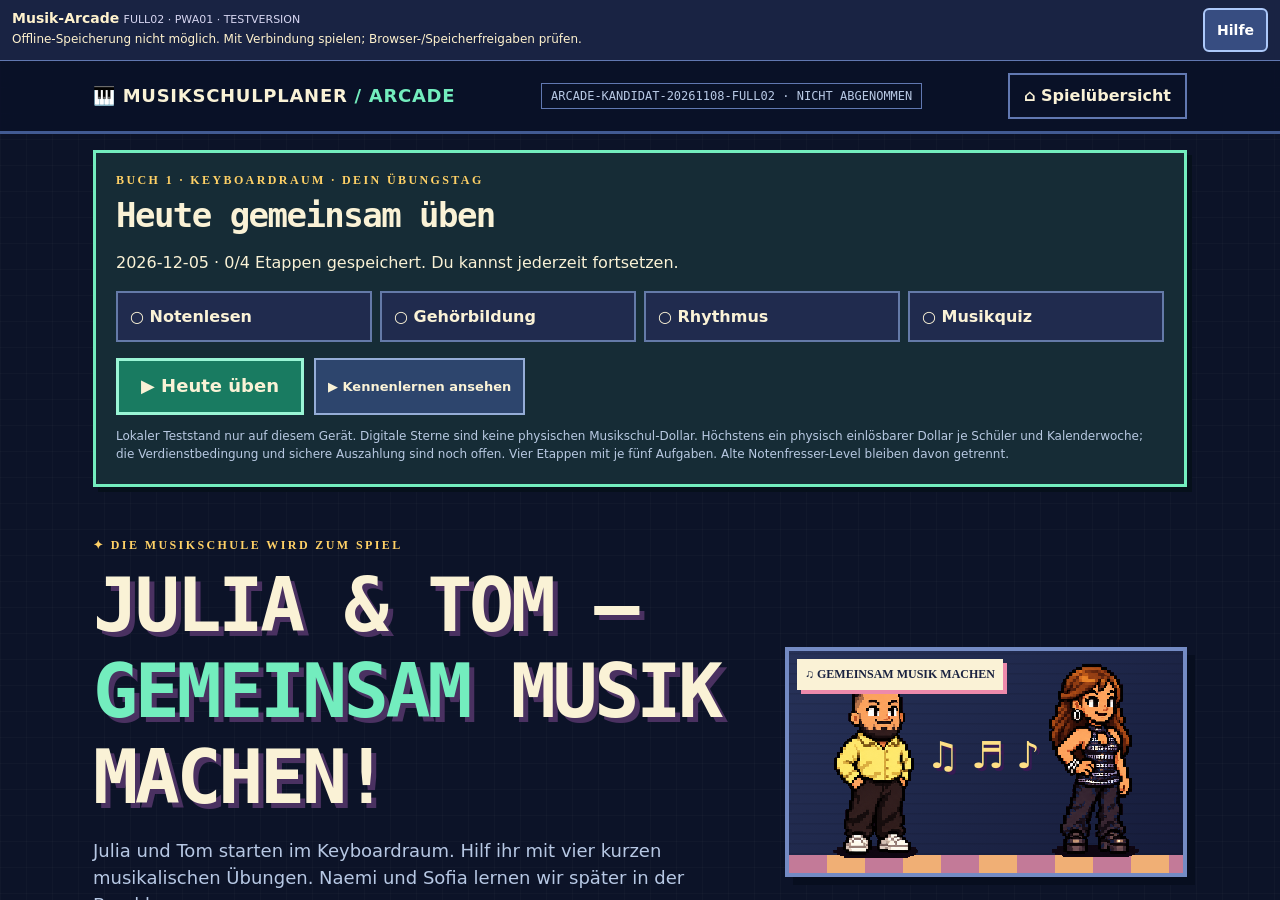
<file: index.html>
<!doctype html>
<html lang="de"><head><meta charset="utf-8"><meta name="viewport" content="width=device-width,initial-scale=1,viewport-fit=cover">
<meta name="theme-color" content="#192343"><meta name="apple-mobile-web-app-capable" content="yes"><meta name="apple-mobile-web-app-status-bar-style" content="default"><meta name="apple-mobile-web-app-title" content="Musik-Arcade">
<meta name="referrer" content="no-referrer"><meta http-equiv="Content-Security-Policy" content="default-src 'self'; script-src 'self'; style-src 'self'; img-src 'self' data:; connect-src 'self'; frame-src 'self'; worker-src 'self'; manifest-src 'self'; object-src 'none'; base-uri 'self'; form-action 'none'">
<title>Musik-Arcade · PWA-Testversion</title><link rel="manifest" href="./manifest.webmanifest"><link rel="icon" href="./releases/full02-645f0573-pwa01/icons/icon-192.png"><link rel="apple-touch-icon" sizes="180x180" href="./releases/full02-645f0573-pwa01/icons/icon-180.png"><link rel="stylesheet" href="./releases/full02-645f0573-pwa01/pwa.css"><script defer src="./releases/full02-645f0573-pwa01/pwa.js"></script></head>
<body><header class="app-bar"><div><b>Musik-Arcade</b> <span class="version">FULL02 · PWA01 · TESTVERSION</span><p id="offlineStatus" role="status" aria-live="polite">Offline-Speicher wird geprüft …</p><p id="updateStatus" role="status" hidden></p></div><button id="install" type="button" hidden>App installieren</button><button id="helpButton" type="button" aria-haspopup="dialog">Hilfe</button></header>
<iframe id="arcade" title="Musik-Arcade mit Julia und Tom" src="./releases/full02-645f0573-pwa01/Arcade_Start.html" allow="autoplay; fullscreen" allowfullscreen></iframe>
<dialog id="help" aria-labelledby="helpTitle"><h1 id="helpTitle">So spielst du</h1><p>Im Spiel „Heute üben“ wählen. Vier Etappen: Notenlesen, Hören, Rhythmus und Quiz. Zum Pausieren „Arcade“ wählen; später im selben Browser fortsetzen.</p><h2>Als App starten</h2><ul><li>iPhone/iPad: Link in Safari öffnen → Teilen → Zum Home-Bildschirm. Je nach System anschließend „Als Web-App öffnen“ wählen.</li><li>Android: In einem unterstützten Browser „App installieren“ oder „Zum Startbildschirm hinzufügen“.</li><li>Windows/Mac: Installationssymbol im unterstützten Browser verwenden; in Safari auf einem unterstützten Mac „Zum Dock hinzufügen“. Auch ohne Installation im Browser spielbar.</li></ul><p>Einmal mit Verbindung laden und auf „Offline bereit“ warten. Danach lässt sich die Arcade normalerweise auch ohne Netz starten. Das Gerät kann den Speicher löschen; Offline-Verfügbarkeit ist deshalb keine dauerhafte Datensicherung.</p><h2>Ton und Spielstand</h2><p>Ton startet nach Berührung im Spiel. Ton-Taste und Geräte-Lautstärke prüfen. Safari/Browser und installierte App können getrennte Spielstände haben. Gerät, Browserprofil oder Adresse wechseln überträgt keine Ergebnisse.</p><p>Keine echten Namen eingeben. Kein Konto, keine Synchronisierung und kein echtes Geld. Browserdaten löschen setzt den lokalen Fortschritt zurück. Es gibt absichtlich keinen Löschknopf für bestehende Spielstände.</p><p>Testversion: Bitte nur mit Zustimmung von Tom/Eltern/Schule testen. Nicht alle Geräte sind bereits geprüft. Bei Fehlern Gerät, Browser, „FULL02 · PWA01“ und den Schritt nennen; keine persönlichen Daten senden.</p><button id="closeHelp" type="button">Zurück zum Spiel</button></dialog>
<noscript>Die Arcade benötigt JavaScript. Es sind keine Installation zusätzlicher Programme und keine Anmeldung vorgesehen.</noscript></body></html>
</file>
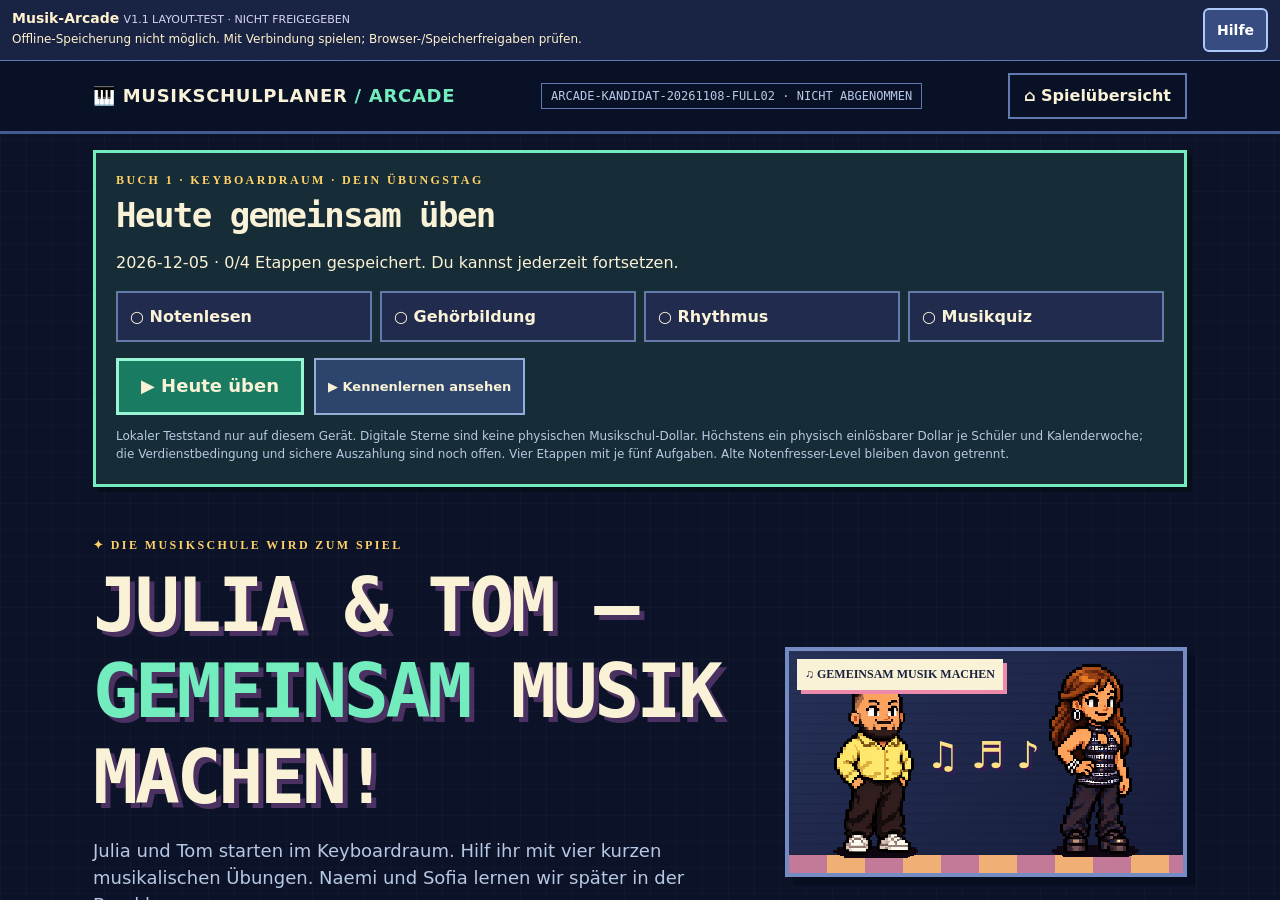
<file: v1.1-test/index.html>
<!doctype html>
<html lang="de"><head><meta charset="utf-8"><meta name="viewport" content="width=device-width,initial-scale=1,viewport-fit=cover">
<meta name="theme-color" content="#192343"><meta name="apple-mobile-web-app-capable" content="yes"><meta name="apple-mobile-web-app-status-bar-style" content="default"><meta name="apple-mobile-web-app-title" content="Musik-Arcade">
<meta name="referrer" content="no-referrer"><meta http-equiv="Content-Security-Policy" content="default-src 'self'; script-src 'self'; style-src 'self'; img-src 'self' data:; connect-src 'self'; frame-src 'self'; worker-src 'self'; manifest-src 'self'; object-src 'none'; base-uri 'self'; form-action 'none'">
<title>Musik-Arcade · V1.1 Layout-Test (nicht veröffentlicht)</title><link rel="manifest" href="./manifest.webmanifest"><link rel="icon" href="./releases/full02-645f0573-pwa01/icons/icon-192.png"><link rel="apple-touch-icon" sizes="180x180" href="./releases/full02-645f0573-pwa01/icons/icon-180.png"><link rel="stylesheet" href="./releases/full02-645f0573-pwa01/pwa.css"><script defer src="./releases/full02-645f0573-pwa01/pwa.js"></script></head>
<body><header class="app-bar"><div><b>Musik-Arcade</b> <span class="version">V1.1 LAYOUT-TEST · NICHT FREIGEGEBEN</span><p id="offlineStatus" role="status" aria-live="polite">Offline-Speicher wird geprüft …</p><p id="updateStatus" role="status" hidden></p></div><button id="install" type="button" hidden>App installieren</button><button id="helpButton" type="button" aria-haspopup="dialog">Hilfe</button></header>
<iframe id="arcade" title="Musik-Arcade mit Julia und Tom" src="./releases/full02-645f0573-pwa01/Arcade_Start.html" allow="autoplay; fullscreen" allowfullscreen></iframe>
<dialog id="help" aria-labelledby="helpTitle"><h1 id="helpTitle">So spielst du</h1><p>Im Spiel „Heute üben“ wählen. Vier Etappen: Notenlesen, Hören, Rhythmus und Quiz. Zum Pausieren „Arcade“ wählen; später im selben Browser fortsetzen.</p><h2>Als App starten</h2><ul><li>iPhone/iPad: Link in Safari öffnen → Teilen → Zum Home-Bildschirm. Je nach System anschließend „Als Web-App öffnen“ wählen.</li><li>Android: In einem unterstützten Browser „App installieren“ oder „Zum Startbildschirm hinzufügen“.</li><li>Windows/Mac: Installationssymbol im unterstützten Browser verwenden; in Safari auf einem unterstützten Mac „Zum Dock hinzufügen“. Auch ohne Installation im Browser spielbar.</li></ul><p>Einmal mit Verbindung laden und auf „Offline bereit“ warten. Danach lässt sich die Arcade normalerweise auch ohne Netz starten. Das Gerät kann den Speicher löschen; Offline-Verfügbarkeit ist deshalb keine dauerhafte Datensicherung.</p><h2>Ton und Spielstand</h2><p>Ton startet nach Berührung im Spiel. Ton-Taste und Geräte-Lautstärke prüfen. Safari/Browser und installierte App können getrennte Spielstände haben. Gerät, Browserprofil oder Adresse wechseln überträgt keine Ergebnisse.</p><p>Keine echten Namen eingeben. Kein Konto, keine Synchronisierung und kein echtes Geld. Browserdaten löschen setzt den lokalen Fortschritt zurück. Es gibt absichtlich keinen Löschknopf für bestehende Spielstände.</p><p>Testversion: Bitte nur mit Zustimmung von Tom/Eltern/Schule testen. Nicht alle Geräte sind bereits geprüft. Bei Fehlern Gerät, Browser, „FULL02 · PWA01“ und den Schritt nennen; keine persönlichen Daten senden.</p><button id="closeHelp" type="button">Zurück zum Spiel</button></dialog>
<noscript>Die Arcade benötigt JavaScript. Es sind keine Installation zusätzlicher Programme und keine Anmeldung vorgesehen.</noscript></body></html>
</file>
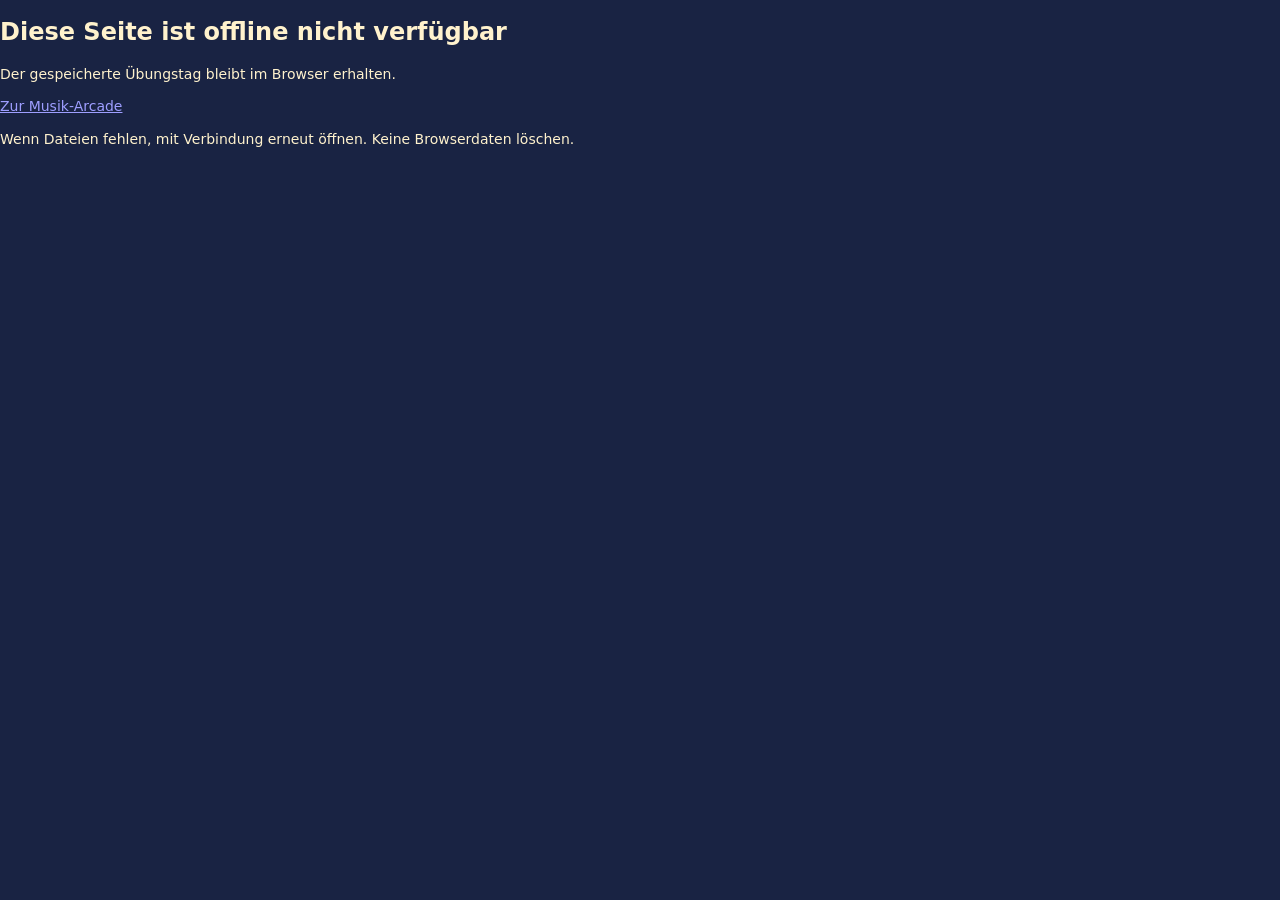
<file: offline.html>
<!doctype html><html lang="de"><head><meta charset="utf-8"><meta name="viewport" content="width=device-width,initial-scale=1"><meta name="theme-color" content="#192343"><link rel="stylesheet" href="./releases/full02-645f0573-pwa01/pwa.css"><title>Arcade offline</title></head><body><main><h1>Diese Seite ist offline nicht verfügbar</h1><p>Der gespeicherte Übungstag bleibt im Browser erhalten.</p><p><a href="./index.html">Zur Musik-Arcade</a></p><p>Wenn Dateien fehlen, mit Verbindung erneut öffnen. Keine Browserdaten löschen.</p></main></body></html>
</file>
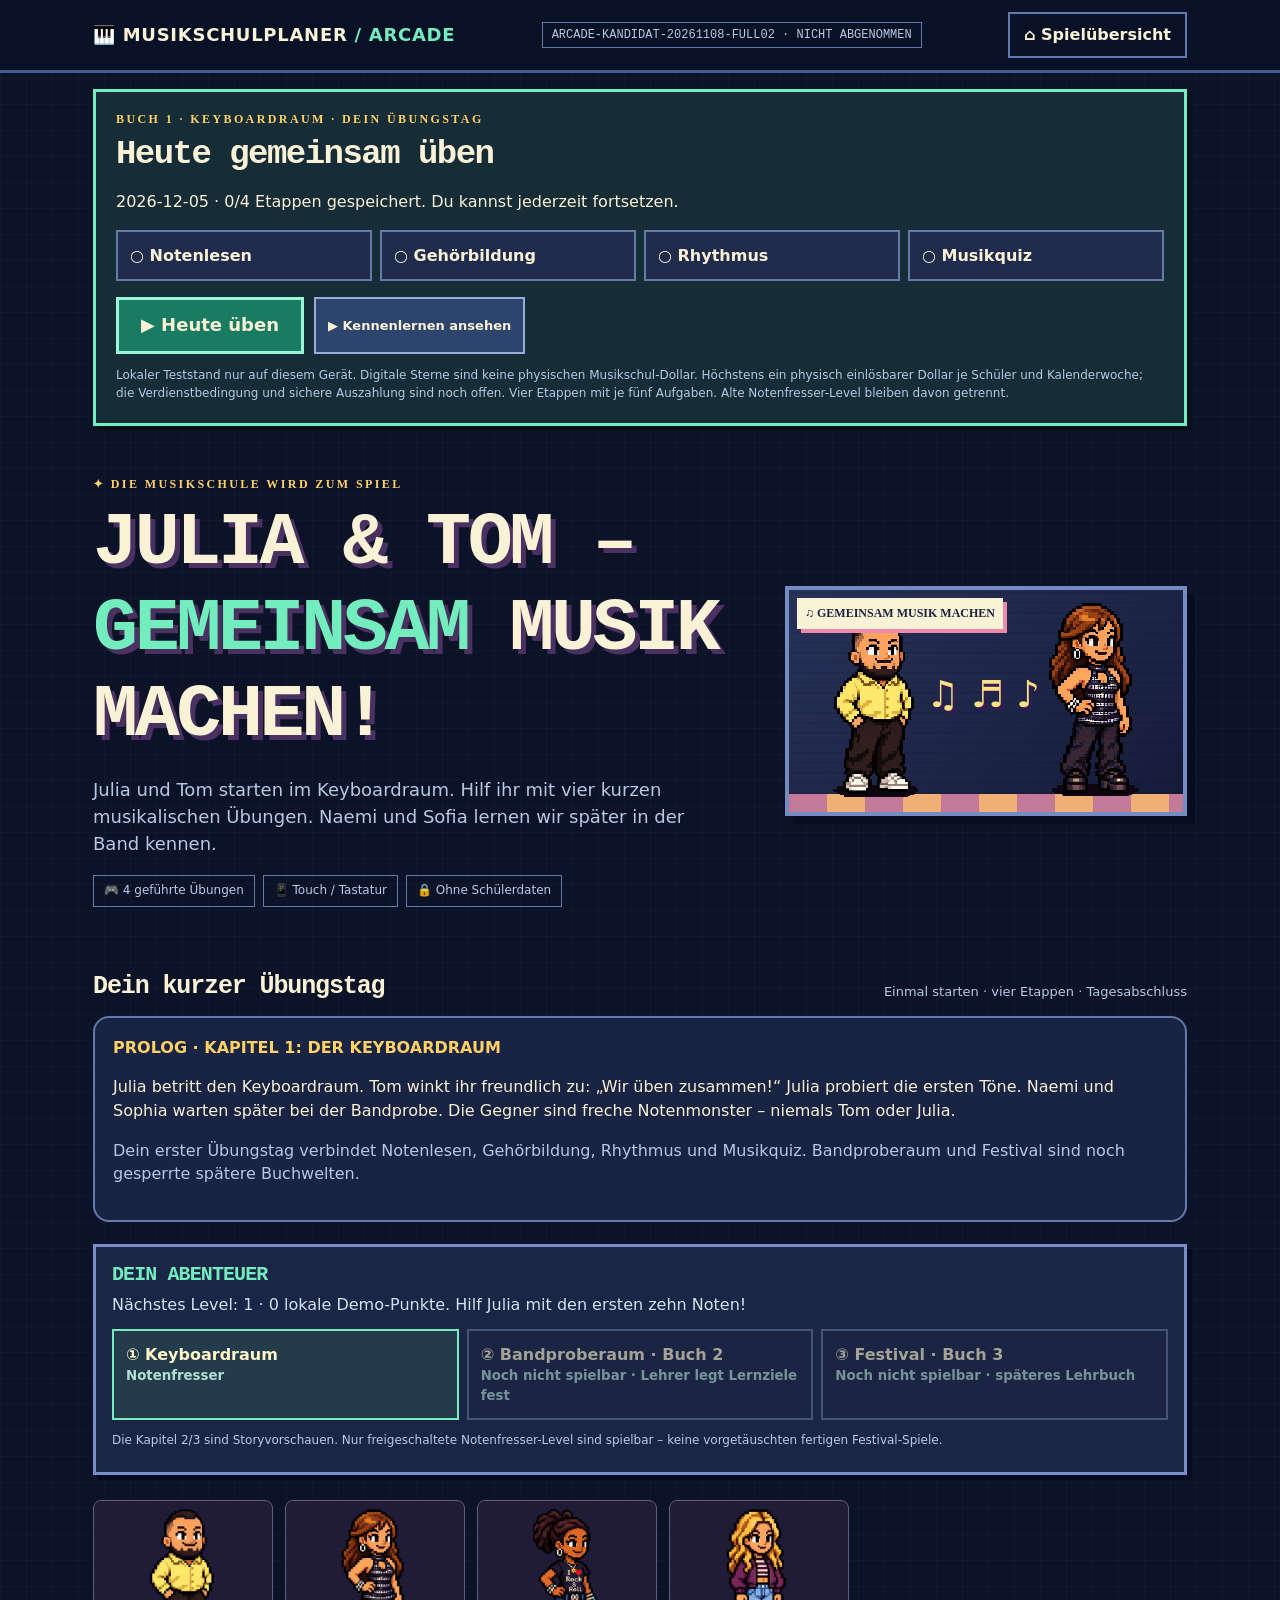
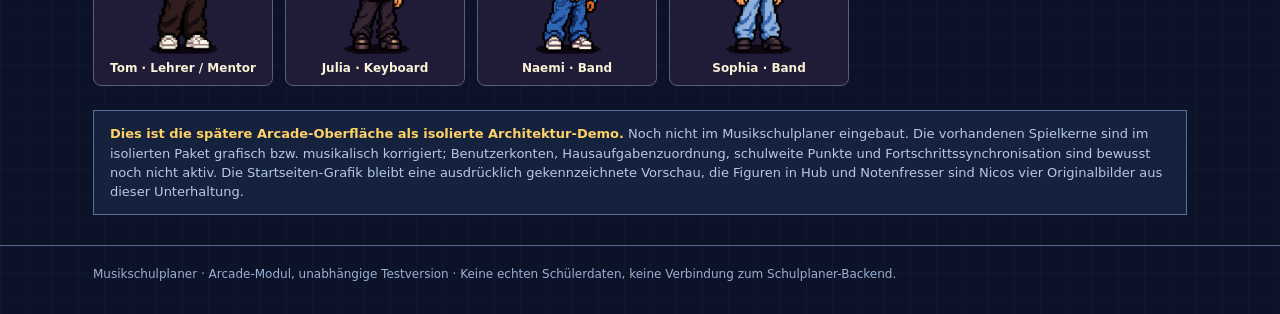
<file: releases/full02-645f0573-pwa01/Arcade_Start.html>
<!doctype html><html lang="de"><head><meta charset="utf-8"><meta name="viewport" content="width=device-width, initial-scale=1"><title>Musikschulplaner – Arcade | Prototyp</title><style>
:root{color-scheme:dark;--bg:#0d1428;--panel:#1b2545;--muted:#b7c8e4;--gold:#ffd166;--mint:#73edbe;--pink:#ff88aa;--line:#6178b1;--ink:#faf2d6}*{box-sizing:border-box}body{margin:0;background:#0c1328;background-image:linear-gradient(#ffffff05 1px,transparent 1px),linear-gradient(90deg,#ffffff05 1px,transparent 1px);background-size:26px 26px;color:var(--ink);font:16px/1.48 system-ui,-apple-system,Segoe UI,sans-serif}button{font:inherit;color:inherit;cursor:pointer}button:focus-visible{outline:3px solid var(--gold);outline-offset:4px}.top{position:sticky;top:0;z-index:4;background:#0a1228ed;border-bottom:3px solid #425b93;backdrop-filter:blur(10px)}.wrap{max-width:1130px;margin:auto;padding:0 18px}.nav{min-height:70px;display:flex;align-items:center;justify-content:space-between;gap:12px}.brand{font-weight:900;letter-spacing:.04em;font-size:18px}.brand span{color:var(--mint)}.tag{border:1px solid var(--line);padding:5px 9px;color:var(--muted);font:12px ui-monospace,monospace}.home{background:transparent;border:2px solid var(--line);padding:9px 14px;font-weight:750}.home:hover,.home:focus-visible{background:#293862}.hero{padding:35px 0 20px;display:grid;grid-template-columns:1.25fr .75fr;gap:22px;align-items:center}h1,h2,h3{font-family:ui-monospace,SFMono-Regular,Consolas,monospace;letter-spacing:-.045em;line-height:1.15}h1{font-size:clamp(37px,6.6vw,75px);margin:9px 0 12px;text-shadow:5px 5px 0 #4a3161}h1 em{font-style:normal;color:var(--mint)}.lead{color:var(--muted);font-size:18px;max-width:600px}.heroart{position:relative;display:flex;align-items:center;justify-content:center;min-height:230px;background:linear-gradient(140deg,#273259,#151b39);border:4px solid #748bc4;box-shadow:8px 8px 0 #070e1f;overflow:hidden}.heroart:before{content:'';position:absolute;inset:0;background:repeating-linear-gradient(0deg,transparent 0 8px,#00000018 9px 10px);pointer-events:none}.heroart .sprites{font-size:76px;text-align:center;line-height:1.65;filter:drop-shadow(6px 6px #16132d)}.heroart .bubble{position:absolute;left:8px;right:auto;top:8px;z-index:3;max-width:78%;font:700 12px ui-monospace;background:var(--ink);color:#1a2340;padding:8px;box-shadow:4px 4px #ed8aab}.heroart .floor{position:absolute;bottom:0;inset-inline:0;height:18px;background:repeating-linear-gradient(90deg,#c37a98 0 38px,#f0af75 38px 76px)}.eyebrow{font:800 12px ui-monospace;letter-spacing:.2em;color:var(--gold)}.chips{display:flex;gap:8px;flex-wrap:wrap;margin:18px 0}.chip{padding:6px 10px;border:1px solid #627ca7;color:#b9cbea;font-size:12px}.sectionhead{display:flex;align-items:end;justify-content:space-between;gap:10px;flex-wrap:wrap;margin-top:28px}.sectionhead h2{font-size:25px;margin:0}.sectionhead p{color:var(--muted);margin:0;font-size:13px}.games{display:grid;grid-template-columns:repeat(4,minmax(0,1fr));gap:14px;margin:17px 0 32px}.game{display:flex;flex-direction:column;min-height:286px;text-align:left;border:3px solid var(--line);background:var(--panel);padding:0;box-shadow:5px 5px #050b1d;transition:transform .12s,box-shadow .12s}.game:hover{transform:translateY(-3px);box-shadow:5px 8px #050b1d}.visual{height:120px;display:grid;place-items:center;font-size:62px;border-bottom:3px solid var(--line);background:radial-gradient(circle at 70% 25%,#54446e,#202a51 60%)}.game:nth-child(2) .visual{background:radial-gradient(circle at 70% 25%,#375b74,#202a51 60%)}.game:nth-child(3) .visual{background:radial-gradient(circle at 70% 25%,#5b426e,#202a51 60%)}.game:nth-child(4) .visual{background:radial-gradient(circle at 70% 25%,#6b4f48,#202a51 60%)}.content{padding:14px;flex:1;display:flex;flex-direction:column;gap:8px}.num{font:700 11px ui-monospace;color:var(--mint)}h3{margin:0;font-size:21px}.description{color:var(--muted);font-size:13px;flex:1}.play{display:inline-block;color:var(--gold);font-weight:900;font-size:14px}.notice{border:1px solid #596e9c;background:#15223e;padding:13px 16px;color:var(--muted);font-size:13px;margin:16px 0 30px}.notice strong{color:var(--gold)}.player{margin-top:20px}.player[hidden],#catalog[hidden],.games[hidden]{display:none!important}.playerbar{display:flex;align-items:center;justify-content:space-between;gap:12px;flex-wrap:wrap;margin-bottom:10px;padding:11px 14px;background:#182342;border:2px solid var(--line)}.playerbar b{font-size:19px}.playerbar span{color:var(--muted);font-size:12px}.playframe{display:block;width:100%;height:clamp(540px,77vh,850px);border:3px solid #91a8dc;background:#0c1328}.fullscreen{background:#2d456d;border:2px solid #95add7;padding:9px 12px;font-size:13px;font-weight:750}.playerinfo{color:var(--muted);font-size:12px;margin:12px 0 28px}footer{border-top:1px solid #52618f;color:#9aafd2;padding:20px 0 30px;font-size:12px}.actions{display:flex;gap:10px;align-items:center}.subtitle{font:800 12px ui-monospace;color:var(--pink)}@media(max-width:900px){.games{grid-template-columns:repeat(2,minmax(0,1fr))}.hero{grid-template-columns:1fr}.heroart{min-height:160px}}@media(max-width:540px){.nav{min-height:67px}.brand{font-size:15px}.tag{display:none}.hero{padding:22px 0 6px}.heroart .sprites{font-size:60px}.games{gap:12px}.game{min-height:270px}.content{padding:11px}.visual{height:100px;font-size:48px}.description{font-size:12px}h3{font-size:18px}.playframe{height:80vh;min-height:570px}}

.real-sprites{padding-top:34px;display:flex;align-items:end;justify-content:center;gap:8px;width:100%;height:220px;padding:3px 8px 14px;position:relative;z-index:1}
.real-sprites img{height:195px;max-width:33%;width:auto;object-fit:contain;image-rendering:pixelated;filter:drop-shadow(4px 4px #14112b)}
.real-sprites img:first-child{height:180px}
.real-sprites span{font-size:37px;color:#ffe086;text-shadow:3px 3px #361b53;align-self:center}
.chapter-status{border:3px solid #778ec9;background:#1b2545;margin:10px 0 25px;padding:16px;box-shadow:5px 5px #060c1e}
.chapter-status h2{font-size:20px;margin:0 0 7px;color:#73edbe}
.chapter-status p{margin:6px 0;color:#d4e1f2}
.chapter-steps{display:grid;grid-template-columns:repeat(3,1fr);gap:8px;margin:12px 0}
.chapter{border:2px solid #73edbe;background:#243b4b;padding:12px;color:#fff5c9;font-weight:900}
.chapter small{display:block;font-weight:600;color:#b2dfd2}
.chapter.locked{opacity:.6;border-color:#63749b;background:#1c2443}
.chapter-status .story-warning{font-size:12px;color:#bbcae2}
@media(max-width:540px){.real-sprites{height:160px}.real-sprites img{height:150px}.real-sprites img:first-child{height:136px}.real-sprites span{font-size:22px}.chapter-steps{grid-template-columns:1fr}}
.real-sprites img{object-fit:contain;object-position:center bottom;border-radius:7px;filter:none;max-height:210px}
.gallery{display:flex;align-items:stretch;gap:12px;margin:12px 0 24px;flex-wrap:wrap}.gallery figure{flex:1;min-width:130px;max-width:180px;margin:0;padding:8px;background:#201c37;border:1px solid #615b7f;border-radius:8px;text-align:center}.gallery img{display:block;width:100%;height:145px;object-fit:contain;}.profile-button{display:block;width:100%;padding:0;background:transparent;border:0;color:inherit;cursor:pointer}.profile-button:focus-visible{outline:3px solid #ffd166}.profile-dialog{max-width:440px;width:calc(100% - 30px);background:#192849;color:#fff2cd;border:3px solid #a0bbf5;padding:16px;box-shadow:6px 6px #070e1f}.profile-dialog::backdrop{background:#070b1ac9}.profile-dialog img{display:block;max-height:260px;max-width:80%;object-fit:contain;margin:0 auto}.gallery figcaption{font-weight:700;font-size:12px;margin-top:6px}

.daily{border:3px solid #73edbe;background:#162c36;padding:20px;margin:16px 0;box-shadow:5px 5px #06101b}
.daily h2{margin:8px 0;font-size:clamp(25px,3.2vw,34px)}.daily-stages{display:grid;grid-template-columns:repeat(4,1fr);gap:8px;margin:16px 0}
.daily-stages span{display:block;background:#202b4e;border:2px solid #647aa8;padding:12px;font-weight:bold}.daily-stages .complete{border-color:#73edbe;color:#73edbe}
.daily-buttons{display:flex;gap:10px;flex-wrap:wrap;margin-top:12px}.daily-main{background:#197b61;border:3px solid #9af5d5;padding:12px 22px;font-size:18px;font-weight:850;min-height:52px}
.daily-small{color:#b8c9e2;font-size:12px;margin:13px 0 0}#daySummary{padding:12px;margin-top:13px;background:#243b4b;border:1px solid #a8dfb5}
#daySummary .celebration{display:flex;align-items:end;gap:14px;justify-content:center;min-height:105px;margin-bottom:9px;background:linear-gradient(90deg,#23304a,#3b3261,#23304a);border:2px solid #92dabd;overflow:hidden}
#daySummary .celebration img{height:96px;max-width:26%;width:auto;object-fit:contain;image-rendering:pixelated}
#daySummary .celebration img:first-child{animation:mentor-applause .48s steps(3) 4}
#daySummary .celebration img:last-child{animation:julia-joy .6s steps(3) 3}
#daySummary .celebration span{font:900 28px/1 ui-monospace,monospace;color:#fff0ab;animation:notes-bounce .65s ease-in-out 3 alternate}
#daySummary .summary-text{line-height:1.5;font-weight:650}
@keyframes mentor-applause{50%{transform:translateY(-10px) rotate(-3deg)}}
@keyframes julia-joy{50%{transform:translateY(-7px) rotate(3deg)}}
@keyframes notes-bounce{to{transform:translateY(-12px)}}
@media(prefers-reduced-motion:reduce){#daySummary .celebration *{animation:none!important}}
.story-curtain[hidden],#dailyNext[hidden],#daySummary[hidden]{display:none!important}.story-curtain{position:fixed;inset:0;z-index:40;overflow:auto;background:#090d22f5;display:grid;place-items:center;padding:15px}
.curtain-content{width:min(680px,100%);border:4px solid #ad98eb;background:#19213e;padding:18px;box-shadow:8px 8px #030718}.curtain-stage{height:260px;background:#242647;position:relative;overflow:hidden;border-bottom:18px solid #a15b6c}
.cinema-keyboard{position:absolute;bottom:0;left:3%;width:45%;z-index:1;background:linear-gradient(white 65%,#c4d3df 65%);border:7px solid #34445d;text-align:center;height:63px;color:#12151a;font-size:27px;overflow:hidden}.cinema-door{position:absolute;right:4%;top:14%;font-size:32px;opacity:0}.cinema-door span{display:block;font-size:12px}.cinema-notes{position:absolute;top:8%;left:18%;font-size:30px;color:#ffdf6b;animation:mentor-groove 1s infinite alternate}.curtain-stage img{position:absolute;bottom:0;height:210px;width:160px;object-fit:contain;image-rendering:pixelated}
#cinemaTom{left:7%;z-index:2;animation:mentor-groove 1.2s ease-in-out infinite alternate}#cinemaJulia{right:2%;opacity:0;animation:student-enter 1.5s ease-in-out both}
#cinemaWords{font-size:20px;min-height:54px;font-weight:700}.story-curtain.scene-2 .cinema-door{opacity:1}.story-curtain.scene-2 #cinemaJulia,.story-curtain.scene-3 #cinemaJulia,.story-curtain.scene-4 #cinemaJulia{opacity:1}.story-curtain.scene-3 .cinema-door,.story-curtain.scene-4 .cinema-door{opacity:0}.story-curtain.scene-highfive #cinemaJulia{right:25%}.story-curtain.scene-highfive #cinemaTom{left:22%}
@keyframes mentor-groove{to{transform:translateY(-10px) rotate(-2deg)}}@keyframes student-enter{from{transform:translateX(80%) scaleX(-1)}to{transform:translateX(0) scaleX(-1)}}
@media(max-width:640px){.daily-stages{grid-template-columns:repeat(2,1fr)}.curtain-stage{height:215px}.curtain-stage img{height:170px;width:126px}}
@media(prefers-reduced-motion:reduce){.curtain-stage img{animation:none!important}}

.curtain-stage .cinema-sheet{position:absolute;display:none;z-index:3;left:43%;bottom:58px;width:85px;height:60px;padding:6px;background:#fff6d4;border:3px solid #334866;color:#18213e;font:900 15px monospace;transform:rotate(-5deg)}
.story-curtain.scene-4 .cinema-sheet{display:block}
.story-curtain.scene-1 #cinemaJulia{display:none!important}
.story-curtain.scene-2 #cinemaJulia,.story-curtain.scene-3 #cinemaJulia,.story-curtain.scene-4 #cinemaJulia{transform:scaleX(-1)}
@media(max-width:640px){.curtain-stage .cinema-sheet{left:40%;bottom:48px;width:56px;height:45px;font-size:10px}}
[hidden]{display:none!important}.stage-result{position:fixed;inset:0;z-index:35;background:#080e22ed;display:grid;place-items:center;padding:18px}.stage-result>div{max-width:650px;width:100%;padding:25px;border:4px solid #79f5ba;background:#192343}.stage-result button{min-height:56px;margin:8px}.area-summary{padding:10px;border-bottom:1px solid #697bb8}.answer-error{color:#ffd2d2}
</style></head><body><header class="top"><div class="wrap nav"><div class="brand">🎹 MUSIKSCHULPLANER <span>/ ARCADE</span></div><span class="tag">ARCADE-KANDIDAT-20261108-FULL02 · NICHT ABGENOMMEN</span><button class="home" id="navHome" type="button">⌂ Spielübersicht</button></div></header><main class="wrap"><div id="catalog"><section class="daily" id="daily" aria-label="Geführter täglicher Übungsablauf">
<div class="eyebrow">BUCH 1 · KEYBOARDRAUM · DEIN ÜBUNGSTAG</div>
<h2>Heute gemeinsam üben</h2>
<p id="dailyText" aria-live="polite">Viermal fünf Aufgaben – danach ist dein Übungstag geschafft.</p>
<div id="dailyStages" class="daily-stages" role="list" aria-label="Übungsfolge"></div>
<div class="daily-buttons"><button type="button" id="dailyStart" class="daily-main">▶ Heute üben</button><button type="button" id="dailyReplay" class="fullscreen" hidden>↻ Noch einmal üben (ohne Bonus)</button><button type="button" id="showIntro" class="fullscreen">▶ Kennenlernen ansehen</button></div>
<p class="daily-small">Lokaler Teststand nur auf diesem Gerät. Digitale Sterne sind keine physischen Musikschul-Dollar. Höchstens ein physisch einlösbarer Dollar je Schüler und Kalenderwoche; die Verdienstbedingung und sichere Auszahlung sind noch offen. Vier Etappen mit je fünf Aufgaben. Alte Notenfresser-Level bleiben davon getrennt.</p>
<div id="daySummary" hidden role="status"></div>
</section>
<div id="storyCurtain" class="story-curtain" hidden role="dialog" aria-modal="true" aria-label="Kurzer animierter Storyeinstieg">
<div class="curtain-content"><span id="cinemaStep" class="eyebrow">PROLOG 1 / 4</span><div class="curtain-stage"><div class="cinema-door" aria-hidden="true">🚪 <span>TOCK TOCK</span></div><div class="cinema-notes" aria-hidden="true">♪ ♫ ♬</div><div class="cinema-sheet" role="img" aria-label="Notenblatt mit Übungsnoten">𝄞 ♩ ♩ ♪</div><div class="cinema-keyboard" aria-label="Keyboard mit sichtbaren Tasten">▮ ▯ ▮ ▯ ▮ ▯ ▮ ▯ ▮</div><img id="cinemaTom" src="tom_sprite.png" alt="Tom am Keyboard"><img id="cinemaJulia" src="julia_sprite.png" alt="Julia kommt zur Musikschule"></div><p id="cinemaWords" aria-live="polite">Tom spielt im Keyboardraum. Bunte Noten tanzen durch die Luft.</p><div class="daily-buttons"><button type="button" id="cinemaNext" class="daily-main">Weiter →</button><button type="button" id="cinemaSkip" class="fullscreen">Überspringen</button></div><p class="daily-small">Kurze animierte Einführung, keine Videodatei. Animation kann über Systemeinstellungen reduziert sein.</p></div>
</div><div class="hero"><div><div class="eyebrow">✦ DIE MUSIKSCHULE WIRD ZUM SPIEL</div><h1>JULIA &amp; TOM – <em>GEMEINSAM</em> MUSIK MACHEN!</h1><p class="lead">Julia und Tom starten im Keyboardraum. Hilf ihr mit vier kurzen musikalischen Übungen. Naemi und Sofia lernen wir später in der Band kennen.</p><div class="chips"><span class="chip">🎮 4 geführte Übungen</span><span class="chip">📱 Touch / Tastatur</span><span class="chip">🔒 Ohne Schülerdaten</span></div></div><div class="heroart" aria-label="Retro-Musikschul-Illustration"><span class="bubble">♫ GEMEINSAM MUSIK MACHEN</span><div class="real-sprites" aria-label="Die freigegebenen Pixel-Figuren Julia und Tom"><img src="tom_sprite.png" alt="Toms von Nico geliefertes Originalbild, gelbes Hemd"><span aria-hidden="true">♫ ♬ ♪</span><img src="julia_sprite.png" alt="Julias von Nico geliefertes Originalbild, glitzerndes Oberteil"></div><div class="floor"></div></div></div><div class="sectionhead"><h2>Dein kurzer Übungstag</h2><p>Einmal starten · vier Etappen · Tagesabschluss</p></div><section class="story-prolog" aria-label="Prolog zu Julias Musik-Abenteuer" style="border:2px solid #6178b1;border-radius:16px;padding:18px;margin:14px 0 22px;background:#192343"><b style="color:#ffd166">PROLOG · KAPITEL 1: DER KEYBOARDRAUM</b><p>Julia betritt den Keyboardraum. Tom winkt ihr freundlich zu: „Wir üben zusammen!“ Julia probiert die ersten Töne. Naemi und Sophia warten später bei der Bandprobe. Die Gegner sind freche Notenmonster – niemals Tom oder Julia.</p><p style="color:#b7c8e4">Dein erster Übungstag verbindet Notenlesen, Gehörbildung, Rhythmus und Musikquiz. Bandproberaum und Festival sind noch gesperrte spätere Buchwelten.</p></section><section class="chapter-status" aria-label="Dein lokaler Fortschritt"><h2>DEIN ABENTEUER</h2><p id="storyProgress" aria-live="polite">Noch keine Notenfresser-Level abgeschlossen. Starte im Keyboardraum!</p><div class="chapter-steps"><div class="chapter" data-chapter="1">① Keyboardraum <small>Notenfresser</small></div><div class="chapter locked" data-chapter="2">② Bandproberaum · Buch 2 <small>Noch nicht spielbar · Lehrer legt Lernziele fest</small></div><div class="chapter locked" data-chapter="3">③ Festival · Buch 3 <small>Noch nicht spielbar · späteres Lehrbuch</small></div></div><p class="story-warning">Die Kapitel 2/3 sind Storyvorschauen. Nur freigeschaltete Notenfresser-Level sind spielbar – keine vorgetäuschten fertigen Festival-Spiele.</p></section><section class="gallery" aria-label="Lerne die Figuren kennen"><figure><button type="button" class="profile-button" data-person="tom" aria-label="Tom kennenlernen"><img src="tom_sprite.png" alt="Tom mit gelbem Hemd"><figcaption>Tom · Lehrer / Mentor</figcaption></button></figure><figure><button type="button" class="profile-button" data-person="julia" aria-label="Julia kennenlernen"><img src="julia_sprite.png" alt="Julia im glitzernden Oberteil"><figcaption>Julia · Keyboard</figcaption></button></figure><figure><button type="button" class="profile-button" data-person="naemi" aria-label="Naemi kennenlernen"><img src="naemi_sprite.png" alt="Naemi im Rock-and-Roll-Shirt"><figcaption>Naemi · Band</figcaption></button></figure><figure><button type="button" class="profile-button" data-person="sophia" aria-label="Sophia kennenlernen"><img src="sophia_sprite.png" alt="Sophia mit lila Jacke"><figcaption>Sophia · Band</figcaption></button></figure></section><dialog id="profileDialog" class="profile-dialog" aria-label="Figurenkarte"><button type="button" id="closeProfile" class="fullscreen">Schließen ×</button><div id="profileContent"></div></dialog><section class="games" aria-label="Technische Einzelspiele (nicht für Kinder)" hidden><button type="button" class="game" data-kind="notes"><span class="visual" aria-hidden="true">🎼</span><span class="content"><span class="num">01 / KEYBOARDRAUM</span><h3>Notenfresser</h3><span class="description">Erkenne Noten, übe mit Julia und Tom und besiege den frechen Notenfresser.</span><span class="play">SPIEL STARTEN →</span></span></button><button type="button" class="game" data-kind="ear"><span class="visual" aria-hidden="true">🎧</span><span class="content"><span class="num">02 / FLUR</span><h3>Gehörbildung</h3><span class="description">Hör genau hin: Ist der zweite Ton höher, tiefer oder gleich?</span><span class="play">SPIEL STARTEN →</span></span></button><button type="button" class="game" data-kind="rhythm"><span class="visual" aria-hidden="true">🥁</span><span class="content"><span class="num">04 / BANDPROBE</span><h3>Rhythmus</h3><span class="description">Klopfe vier gleichmäßige Schläge und rette die Bandprobe.</span><span class="play">SPIEL STARTEN →</span></span></button><button type="button" class="game" data-kind="quiz"><span class="visual" aria-hidden="true">🎹</span><span class="content"><span class="num">05 / BANDRAUM</span><h3>Musikquiz</h3><span class="description">Zehn musikalische Fragen statt einer langweiligen Theorie-Stunde.</span><span class="play">SPIEL STARTEN →</span></span></button></section><aside class="notice"><strong>Dies ist die spätere Arcade-Oberfläche als isolierte Architektur-Demo.</strong> Noch nicht im Musikschulplaner eingebaut. Die vorhandenen Spielkerne sind im isolierten Paket grafisch bzw. musikalisch korrigiert; Benutzerkonten, Hausaufgabenzuordnung, schulweite Punkte und Fortschrittssynchronisation sind bewusst noch nicht aktiv. Die Startseiten-Grafik bleibt eine ausdrücklich gekennzeichnete Vorschau, die Figuren in Hub und Notenfresser sind Nicos vier Originalbilder aus dieser Unterhaltung.</aside></div><section class="player" id="player" hidden><div class="playerbar"><div><div class="subtitle" id="location">KAPITEL</div><b id="gameTitle">Spiel</b><div><span id="gameDesc">Testversion</span></div></div><div class="actions"><button type="button" class="fullscreen" id="reload">↻ Neustart</button><button type="button" class="fullscreen" id="back">← Arcade</button></div></div><iframe id="frame" class="playframe" title="Musik-Arcade-Spiel" sandbox="allow-scripts allow-same-origin" allow="autoplay" loading="eager"></iframe><p class="playerinfo">Pause, Rückkehr und Neuladen erhalten den Tagesversuch im selben Browserprofil, sofern Speicherung erlaubt ist. Klassische Level und ihre Prämien bleiben getrennt (kein Kontosync). Audio benötigt eventuell eine erste Berührung im Spiel.</p></section><section id="stageResult" class="stage-result" hidden role="dialog" aria-modal="true" aria-labelledby="stageTitle"><div><h2 id="stageTitle">Super gemacht!</h2><p id="stageScore"></p><button type="button" id="dailyNext" class="daily-main" hidden>Weiter zur Gehörbildung</button><button type="button" id="stagePause" class="fullscreen">Pause · zurück zur Arcade</button></div></section></main><footer><div class="wrap">Musikschulplaner · Arcade-Modul, unabhängige Testversion · Keine echten Schülerdaten, keine Verbindung zum Schulplaner-Backend.</div></footer><script src="arcade_day.js"></script><script>
'use strict';
const ARCADE_SAVE='lohnemusik.arcade.notenfresser.v3';
function updateStoryProgress(fresh){let p=fresh;try{if(!p)p=JSON.parse(localStorage.getItem(ARCADE_SAVE)||'null')}catch(e){};
 const level=Math.max(1,Math.floor(Number(p&&((p.level)||(p.unlocked)))||1));const points=Math.max(0,Math.floor(Number(p&&p.points)||0));
 document.getElementById('storyProgress').textContent='Nächstes Level: '+level+' · '+points+' lokale Demo-Punkte. '+(level>1?'Julia und Tom haben '+(level-1)+' Level geschafft!':'Hilf Julia mit den ersten zehn Noten!');
 for(const el of document.querySelectorAll('[data-chapter]')){let c=Number(el.dataset.chapter);let unlocked=c===1; /* Buchwelten nie durch bloße Noten-Level freischalten */el.classList.toggle('locked',!unlocked);el.setAttribute('aria-label','Kapitel '+c+' – '+(unlocked?'erreicht':'noch nicht erreicht'));}
}
window.addEventListener('message',event=>{const f=document.getElementById('frame');if(event.source!==f.contentWindow||!event.data||event.data.type!=='notenfresser-progress')return;updateStoryProgress(event.data)});
const catalog=document.getElementById('catalog'),player=document.getElementById('player'),frame=document.getElementById('frame');
const games={notes:{file:'Notenfresser.html',label:'Notenfresser',location:'01 · KEYBOARDRAUM',desc:'Notenfresser v0.5 · eigener Spielkern'},ear:{file:'Drei_Musikspiele.html',label:'Gehörbildung',location:'BUCH 1 · KEYBOARDRAUM',desc:'Hören und vergleichen · erster Prototyp'},rhythm:{file:'Drei_Musikspiele.html',label:'Rhythmus',location:'BUCH 1 · KEYBOARDRAUM',desc:'Rhythmus mit zehn abschließbaren Übungen · integrierter Lernkern'},quiz:{file:'Drei_Musikspiele.html',label:'Musikquiz',location:'BUCH 1 · KEYBOARDRAUM',desc:'Musiktheorie · erster Prototyp'}};
let selected=null;
function openGame(kind){const game=games[kind];if(!game)return;selected=kind;player.inert=false;document.getElementById('gameTitle').textContent=game.label;document.getElementById('location').textContent=game.location;document.getElementById('gameDesc').textContent=game.desc;catalog.hidden=true;player.hidden=false;document.getElementById('navHome').hidden=routineMode;document.getElementById('reload').hidden=routineMode;frame.src=game.file+(kind==='notes'?(routineMode?'?arcade_daily=1':''):'?arcade_mode='+encodeURIComponent(kind)+(routineMode?'&arcade_daily=1':'')+'#'+kind);window.scrollTo(0,0)}
window.addEventListener('message',event=>{if(event.source!==frame.contentWindow||!event.data||event.data.type!=='arcade-request-home')return;if(event.data.runId&&attempt&&event.data.runId!==attempt.id)return;closeGame()});
window.arcadeGoHome=closeGame;function closeGame(){saveSession();player.inert=false;routineMode=false;replayMode=false;document.getElementById('stageResult').hidden=true;document.getElementById('dailyNext').hidden=true;document.getElementById('navHome').hidden=false;selected=null;frame.removeAttribute('src');player.hidden=true;catalog.hidden=false;updateStoryProgress();showDay();window.scrollTo(0,0)}
// Einzelspiele nur als separate Entwicklertests; in Buch 1 nicht als Kinderkacheln starten.
document.getElementById('back').addEventListener('click',closeGame);document.getElementById('navHome').addEventListener('click',closeGame);document.getElementById('reload').addEventListener('click',()=>{if(selected)openGame(selected)});
updateStoryProgress();
// For non-notes games, the existing app is mounted untouched. Hash-driven selection
// is an optional, backwards-compatible enhancement made to its own copied file.

// Classroom daily route: same single iframe reused; no nested windows or child navigation loops.
const DAY_SAVE='lohnemusik.arcade.tagesroutine.v1',SESSION_SAVE='lohnemusik.arcade.full02.session.v1';
const dayNames={notes:'Notenlesen',ear:'Gehörbildung',rhythm:'Rhythmus',quiz:'Musikquiz'};
const dayDate=()=>{const p=new Intl.DateTimeFormat('en-GB',{timeZone:'Europe/Berlin',year:'numeric',month:'2-digit',day:'2-digit'}).formatToParts(new Date());const get=t=>p.find(x=>x.type===t).value;return get('year')+'-'+get('month')+'-'+get('day');};
let routineMode=false,replayMode=false,replayIndex=0,replayResults={},currentDay,attempt=null,storageWarning='',daySaveTarget=DAY_SAVE,dayStore={version:1,stars:0,days:{},introSeen:false},cinemaIndex=0,cinemaForDaily=false;
function readStore(){try{const text=localStorage.getItem(DAY_SAVE);let raw=null;try{raw=JSON.parse(text||'null')}catch(e){}const valid=o=>o&&o.version===1&&o.days&&typeof o.days==='object'&&!Array.isArray(o.days);if(valid(raw)){daySaveTarget=DAY_SAVE;dayStore={...raw,stars:Math.max(0,Number(raw.stars)||0)}}else if(text){daySaveTarget=DAY_SAVE+'.full02-recovery';storageWarning='Alter Speicherstand ist nicht lesbar. Er bleibt unverändert; FULL02 nutzt einen getrennten Wiederherstellungsstand.';let recovery=null;try{recovery=JSON.parse(localStorage.getItem(daySaveTarget)||'null')}catch(e){}if(valid(recovery))dayStore=recovery}}catch(e){storageWarning='Speicherung ist gesperrt. Bitte dieses Fenster offen lassen.'}}
function saveSession(){if(!attempt)return;try{localStorage.setItem(SESSION_SAVE,JSON.stringify(attempt))}catch(e){storageWarning='Speicherung blockiert: dieser Versuch bleibt nur im offenen Fenster erhalten.';document.getElementById('gameDesc').textContent=storageWarning}}
function saveDay(){try{localStorage.setItem(daySaveTarget,JSON.stringify(dayStore))}catch(e){storageWarning='Speicherung blockiert: dein Ergebnis bleibt nur im offenen Fenster erhalten.'}}
function loadDay(){readStore();try{attempt=ArcadeDay.validSession(JSON.parse(localStorage.getItem(SESSION_SAVE)||'null'))}catch(e){storageWarning='Wiederaufnahme nicht lesbar. Gespeicherte Tagesergebnisse bleiben erhalten.'}
 const today=dayDate();if(attempt&&(attempt.date>today||attempt.finished))attempt=null;
 const date=attempt?attempt.date:today;currentDay=ArcadeDay.validDay(dayStore.days[date],date);
 if(attempt&&attempt.mode==='daily'){for(const k of ArcadeDay.stages){const r=attempt.results[k];if(r&&!currentDay.results[k]){try{commitDay(k,r)}catch(e){break}}}attempt.results={...currentDay.results}}
 showDay();}
function commitDay(kind,r){readStore();const latest=ArcadeDay.validDay(dayStore.days[currentDay.date],currentDay.date);if(Object.keys(latest.results).length>Object.keys(currentDay.results).length)currentDay=latest;
 const saved=ArcadeDay.record(currentDay,kind,r.hits,r.total,r.answers);if(!saved.changed)return;
 currentDay=saved.day;dayStore.days[currentDay.date]=currentDay;if(currentDay.done)dayStore.stars=Math.max(0,Number(dayStore.stars)||0)+1;saveDay();}
function appendSummary(box,day,isReplay=false){const summary=ArcadeDay.summary(day);box.replaceChildren();
 const celebration=document.createElement('div');celebration.className='celebration';celebration.setAttribute('aria-label','Tom applaudiert, Julia freut sich');
 const tom=document.createElement('img');tom.src='tom_sprite.png';tom.alt='Tom jubelt';const notes=document.createElement('span');notes.textContent='♫ ✨ ♬';const julia=document.createElement('img');julia.src='julia_sprite.png';julia.alt='Julia freut sich';celebration.append(tom,notes,julia);box.append(celebration);
 const head=document.createElement('h3');head.textContent=(isReplay?'Deine freiwillige Wiederholung: ':'Geschafft! ')+summary.hits+' von '+summary.total+' richtig';box.append(head);
 for(const area of summary.areas){const section=document.createElement('section');section.className='area-summary';const title=document.createElement('strong');title.textContent=area.name+': '+area.hits+' richtig · '+area.wrong+' noch üben';section.append(title);
  if(area.answers){for(const answer of area.answers.filter(a=>!a.ok)){const detail=document.createElement('p');detail.className='answer-error';detail.textContent=(answer.prompt||'Aufgabe')+' — deine Antwort: '+(answer.chosen||'keine')+'; passend: '+(answer.expected||'siehe Aufgabe')+(answer.detail?' · '+answer.detail:'');section.append(detail)}}else{const info=document.createElement('p');info.textContent='Historischer Ergebnisstand: Einzelantworten wurden damals nicht gespeichert.';section.append(info)}box.append(section)}
 const tip=document.createElement('p');tip.className='summary-text';tip.textContent=(summary.perfect?'Das kannst du schon: alle vier Bereiche in diesem Lauf fehlerfrei! ':'Das kannst du schon: '+summary.bestAreas.join(', ')+'. Empfehlung für '+summary.practice+': ')+summary.tip+' '+(isReplay?'Wiederholung ohne neue Prämie. Originalergebnis unverändert.':'Heute: '+day.stars+' digitaler Übungsstern; insgesamt '+dayStore.stars+'.')+' Keine physischen Dollar verbucht.';box.append(tip);}
function showDay(){if(!currentDay)return;const next=ArcadeDay.next(currentDay),status=document.getElementById('dailyStages');status.replaceChildren();
 for(const stage of ArcadeDay.stages){const span=document.createElement('span');span.setAttribute('role','listitem');const r=currentDay.results[stage];span.className=r?'complete':'';span.textContent=(r?'✓ ':'○ ')+dayNames[stage]+(r?' · '+r.hits+'/'+r.total:'');status.append(span)}
 const resume=attempt&&!attempt.finished,partial=resume&&next&&attempt.progress[next]&&attempt.progress[next].answers?attempt.progress[next].answers.length:0;document.getElementById('dailyStart').textContent=resume&&attempt.mode==='replay'?'▶ Wiederholung fortsetzen':next?'▶ '+(next==='notes'&&!partial?'Heute üben':'Fortsetzen: '+dayNames[next]+(partial?' ('+partial+'/5)':'')):resume?'▶ Abschluss ansehen':'✓ Übungstag abgeschlossen';document.getElementById('dailyStart').disabled=!next&&!resume;
 document.getElementById('dailyReplay').hidden=!currentDay.done||!!resume;
 if(currentDay.done){document.getElementById('daySummary').hidden=false;appendSummary(document.getElementById('daySummary'),currentDay);document.getElementById('dailyText').textContent='Originalergebnis gespeichert. Freiwillige Wiederholung ohne neue Tages-/Wochenprämie.'}
 else{document.getElementById('daySummary').hidden=true;document.getElementById('dailyText').textContent=currentDay.date+' · '+Object.keys(currentDay.results).length+'/4 Etappen gespeichert. Du kannst jederzeit fortsetzen.'}
 if(storageWarning)document.getElementById('dailyText').textContent+=' '+storageWarning;}
function ensureAttempt(){if(!attempt){if(!currentDay.done&&Object.values(currentDay.results).some(r=>r.total===10)){dayStore.archivedLegacyDays=dayStore.archivedLegacyDays||{};dayStore.archivedLegacyDays[currentDay.date]=dayStore.archivedLegacyDays[currentDay.date]||currentDay;currentDay=ArcadeDay.fresh(currentDay.date);dayStore.days[currentDay.date]=currentDay;saveDay()}
 attempt=ArcadeDay.session(currentDay.date,'daily',currentDay.results);saveSession()}replayMode=attempt.mode==='replay';}
function resultWindow(stage){const r=attempt.results[stage];if(!r)return;document.getElementById('stageTitle').textContent='Super gemacht! '+dayNames[stage]+' geschafft.';document.getElementById('stageScore').textContent=r.hits+' von '+r.total+' richtig. '+(attempt.mode==='replay'?'Freiwillige Wiederholung – dein Original bleibt erhalten.':(storageWarning?'Ergebnis bleibt vorerst in diesem Fenster.':'Dein Ergebnis ist gespeichert.'));
 const i=ArcadeDay.stages.indexOf(stage),next=ArcadeDay.stages[i+1];document.getElementById('dailyNext').textContent=next?'Weiter '+({ear:'zur Gehörbildung',rhythm:'zum Rhythmus',quiz:'zum Musikquiz'}[next]):'Tagesübung abschließen';document.getElementById('dailyNext').hidden=false;document.getElementById('stageResult').hidden=false;player.inert=true;document.getElementById('dailyNext').focus();}
function completeAttempt(){if(attempt.mode==='replay'){const repeat={date:attempt.date,results:attempt.results,done:true,stars:0};dayStore.repeatHistory=dayStore.repeatHistory||{};const history=dayStore.repeatHistory[attempt.date]||[];if(!history.some(r=>r.id===attempt.id)){history.push({...repeat,id:attempt.id});dayStore.repeatHistory[attempt.date]=history;saveDay()}appendSummary(document.getElementById('daySummary'),repeat,true)}attempt.finished=true;saveSession();closeGame();if(attempt.mode==='replay')appendSummary(document.getElementById('daySummary'),{date:attempt.date,results:attempt.results,done:true,stars:0},true);document.getElementById('daily').scrollIntoView();attempt=null;}
function openNextDayStage(){ensureAttempt();if(attempt.pending){routineMode=true;resultWindow(attempt.pending);return}const stage=ArcadeDay.stages.find(k=>!attempt.results[k]);if(!stage){completeAttempt();return}
 routineMode=true;document.getElementById('stageResult').hidden=true;document.getElementById('dailyNext').hidden=true;openGame(stage);document.getElementById('gameDesc').textContent='Fünf Aufgaben · Fortschritt wird nach jeder Antwort gesichert';}
function sendContext(){if(!attempt||!selected||!routineMode||typeof frame.contentWindow.postMessage!=='function')return;frame.contentWindow.postMessage({type:'arcade-restore',kind:selected,runId:attempt.id,progress:attempt.progress[selected]||null},'*');}
frame.addEventListener('load',sendContext);
function introStep(){const t=[
 'Tom spielt am Keyboard. Bunte Noten tanzen über die Tasten.',
 'Klopf, klopf! Julia öffnet die Tür. Tom erschrickt – und freut sich!',
 'Julia: „Ich will Keyboard lernen und Rockstar werden!“ Tom: „Ich helfe dir. Gemeinsam schaffen wir das!“',
 'Tom legt ein Notenblatt auf. Julia: „Puh, die Noten sehen schwierig aus. Könnt ihr mir helfen?“'];
 const curtain=document.getElementById('storyCurtain');for(const cl of ['scene-1','scene-2','scene-3','scene-4'])curtain.classList.remove(cl);curtain.classList.add('scene-'+(cinemaIndex+1));curtain.classList.toggle('scene-highfive',cinemaIndex===2);document.getElementById('cinemaStep').textContent='PROLOG '+(cinemaIndex+1)+' / 4';document.getElementById('cinemaWords').textContent=t[cinemaIndex];document.getElementById('cinemaNext').textContent=cinemaIndex===3?'Übung starten →':'Weiter →';}
function introFinish(){document.getElementById('storyCurtain').hidden=true;dayStore.introSeen=true;if(cinemaForDaily)dayStore.lastGreeting=currentDay.date;saveDay();if(cinemaForDaily)openNextDayStage();cinemaForDaily=false;}
document.getElementById('cinemaNext').addEventListener('click',()=>{if(cinemaIndex===3)introFinish();else{cinemaIndex++;introStep()}});
document.getElementById('cinemaSkip').addEventListener('click',introFinish);
function introStart(startDay){cinemaForDaily=startDay;cinemaIndex=0;introStep();document.getElementById('storyCurtain').hidden=false;document.getElementById('cinemaNext').focus()}
document.getElementById('showIntro').addEventListener('click',()=>introStart(false));
function shortDayGreeting(){
 cinemaForDaily=true;cinemaIndex=3;introStep();
 const prior=Object.values(dayStore.days).filter(d=>d&&d.done&&d.date!==currentDay.date).length;
 document.getElementById('cinemaStep').textContent='ÜBETAG '+(prior+1);
 document.getElementById('cinemaWords').textContent='Juhu, du bist wieder da! Ich freue mich auf unseren nächsten Übetag. Komm, wir üben gemeinsam!';
 document.getElementById('storyCurtain').hidden=false;document.getElementById('cinemaNext').focus();
}
document.getElementById('dailyStart').addEventListener('click',()=>{if(!ArcadeDay.next(currentDay)&&!attempt)return;ensureAttempt();if(attempt.pending){openNextDayStage();return}if(!dayStore.introSeen)introStart(true);else if(dayStore.lastGreeting!==currentDay.date)shortDayGreeting();else openNextDayStage()});
document.getElementById('dailyNext').addEventListener('click',()=>{if(!attempt||!attempt.pending)return;attempt.pending=null;saveSession();openNextDayStage()});
document.getElementById('stagePause').addEventListener('click',closeGame);
document.getElementById('dailyReplay').addEventListener('click',()=>{if(!currentDay.done)return;attempt=ArcadeDay.session(currentDay.date,'replay');saveSession();openNextDayStage()});
window.addEventListener('message',event=>{if(event.source!==frame.contentWindow||!routineMode||!selected||!attempt||!event.data)return;const r=event.data;if(r.kind!==selected)return;
 if(r.type==='arcade-ready'){sendContext();return}if(r.runId&&r.runId!==attempt.id)return;
 if(r.type==='arcade-stage-progress'){if(r.progress&&Array.isArray(r.progress.answers)&&r.progress.answers.length<=5){attempt.progress[selected]=r.progress;saveSession()}return}
 if(r.type!=='arcade-round-finished'||!ArcadeDay.stages.includes(r.kind)||r.total!==5||attempt.results[r.kind])return;
 try{const checked=ArcadeDay.record({date:attempt.date,results:attempt.results,done:false,stars:0},r.kind,r.hits,r.total,r.answers);if(!checked.changed)return;attempt.results=checked.day.results;attempt.pending=r.kind;saveSession();
  if(attempt.mode==='daily')commitDay(r.kind,attempt.results[r.kind]);showDay();resultWindow(r.kind);
 }catch(e){console.warn('Übungstag: Ergebnis nicht übernommen',e.message)}
});
const figureTexts={
 tom:['Tom','Hallo! Ich bin Tom, dein Keyboard- und Klavierlehrer. Gemeinsam entdecken wir die Welt der Musik. Ich freue mich auf unser Abenteuer!'],
 julia:['Julia','Hi, ich bin Julia! Mein größter Traum ist es, ein Rockstar zu werden. Dafür muss ich noch viel lernen. Hilfst du mir dabei?'],
 naemi:['Naemi','Hallo, ich bin Naemi und spiele Geige! Wir lernen uns später kennen. Ich freue mich schon darauf, mit Julia bei Backstage zu spielen!'],
 sophia:['Sofia','Hey, ich bin Sofia und spiele Gitarre! Wir sehen uns später bei Backstage. Bis dahin üben wir fleißig. Ich freue mich auf dich!']
};
for(const b of document.querySelectorAll('[data-person]'))b.addEventListener('click',()=>{
 const key=b.dataset.person,item=figureTexts[key];if(!item)return;
 const host=document.getElementById('profileContent');host.replaceChildren();
 const image=document.createElement('img');image.src=key+'_sprite.png';image.alt=item[0];
 const heading=document.createElement('h2');heading.textContent=item[0];
 const paragraph=document.createElement('p');paragraph.textContent=item[1];
 host.append(image,heading,paragraph);
 document.getElementById('profileDialog').showModal();
});
document.getElementById('closeProfile').addEventListener('click',()=>document.getElementById('profileDialog').close());
loadDay();
</script></body></html>
</file>
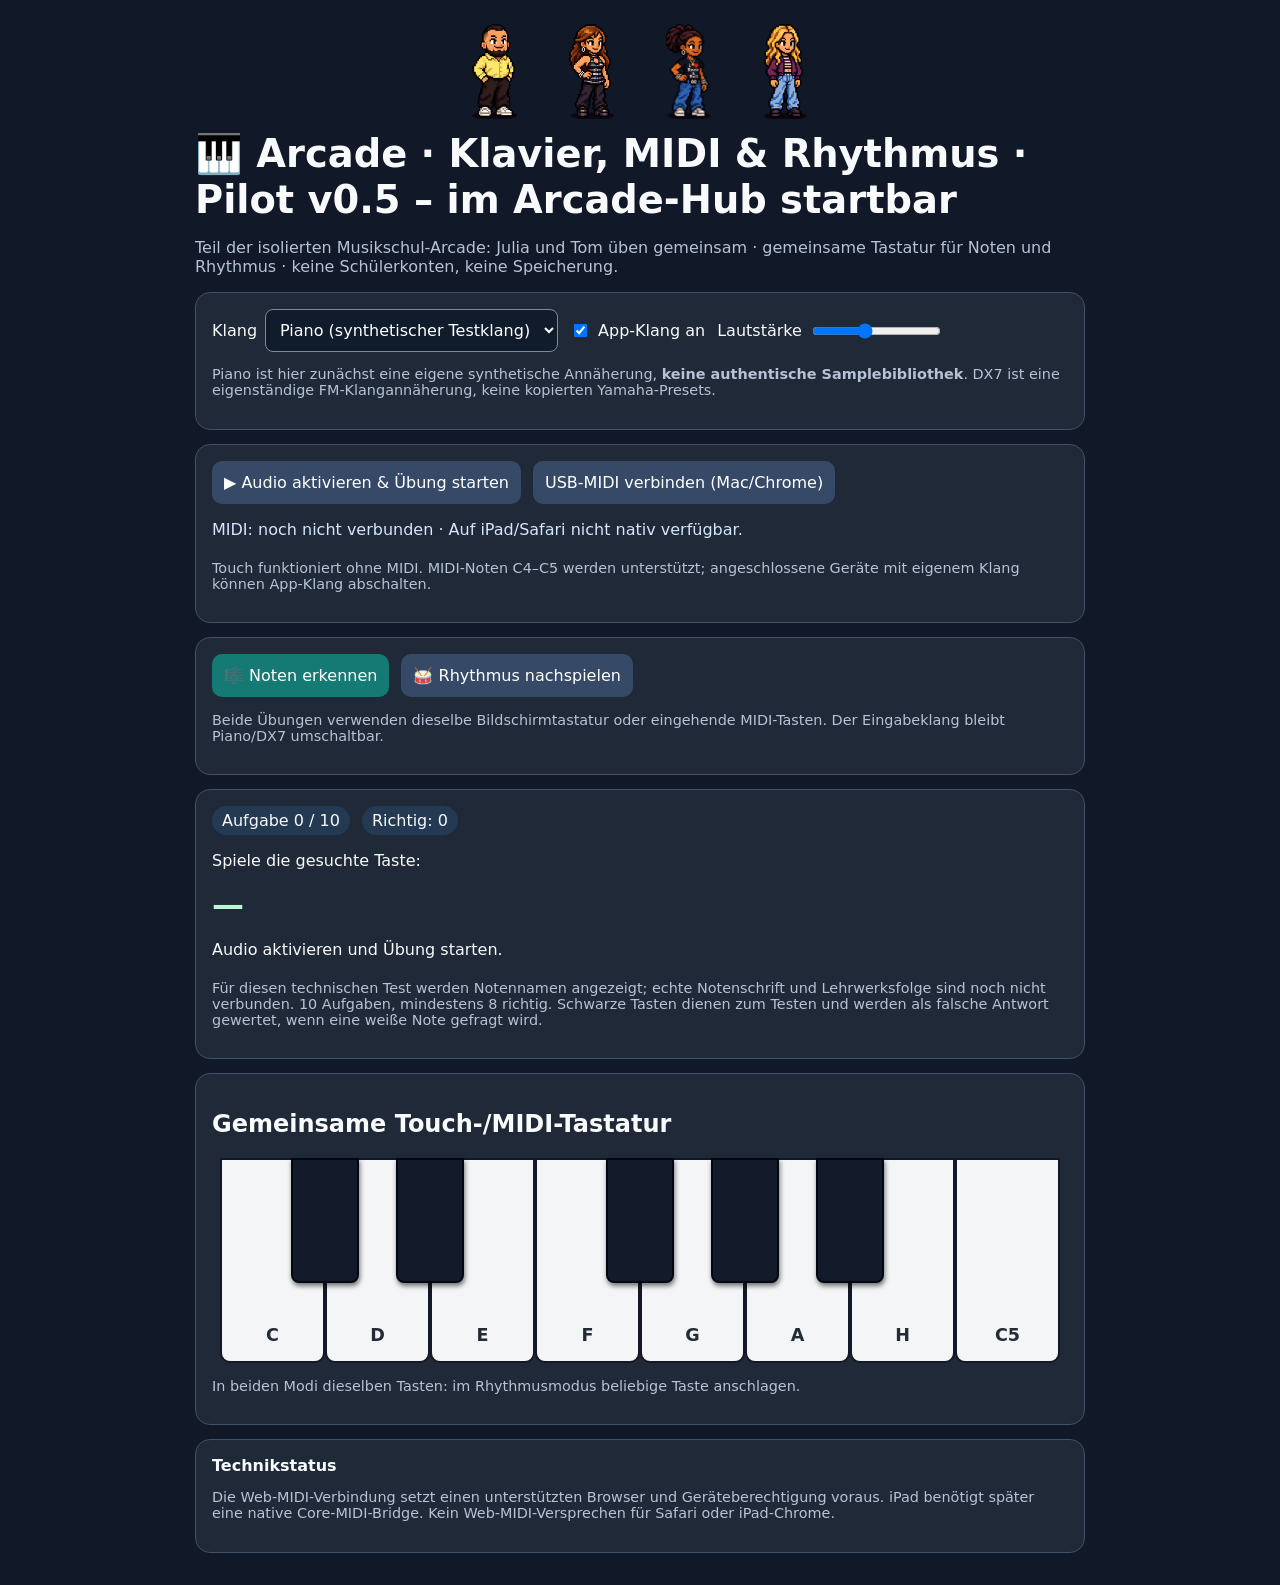
<file: releases/full02-645f0573-pwa01/Arcade_Touch_MIDI_Rhythmus.html>
<!doctype html><html lang="de"><head><meta charset="utf-8"><meta name="viewport" content="width=device-width,initial-scale=1,maximum-scale=1"><title>Musikschulplaner · Touch/MIDI und Rhythmus · Pilot v0.5 – im Arcade-Hub startbar</title><style>
:root{font-family:system-ui,-apple-system,sans-serif;background:#111827;color:#f8fafc;font-synthesis:none}*{box-sizing:border-box}body{margin:0;padding:18px}main{max-width:890px;margin:auto}h1{font-size:clamp(1.6rem,5vw,2.4rem);margin:12px 0}.sub{color:#b6c3d6}section{background:#1f2937;border:1px solid #425166;padding:16px;border-radius:15px;margin:14px 0}button,select,input{font:inherit}button{cursor:pointer;border:0;border-radius:10px;padding:12px;color:#fff;background:#364967}button:focus-visible,select:focus-visible{outline:3px solid #fde68a;outline-offset:2px}.control{display:flex;gap:12px;flex-wrap:wrap;align-items:center}.control label{display:flex;gap:8px;align-items:center}.control select{padding:10px;border:1px solid #7b8aa0;border-radius:8px;background:#101b2c;color:white}.piano{position:relative;display:flex;height:205px;max-width:840px;margin:20px auto 4px;touch-action:none;user-select:none;-webkit-user-select:none}.white{flex:1;border-radius:0 0 10px 10px;background:#f3f5f6;border:2px solid #121826;color:#232b37;display:flex;align-items:end;justify-content:center;padding-bottom:16px;font-weight:bold;font-size:1.1rem;touch-action:none}.white.active{background:#b8e4ff}.black{position:absolute;z-index:2;top:0;width:8%;height:61%;background:#131b2b;border:2px solid #030712;border-radius:0 0 8px 8px;box-shadow:1px 3px 5px #0008;touch-action:none}.black.active{background:#526996}.white,.black{transition:background .06s} .stat{font-size:1.05rem}.target{font-size:2rem;font-weight:800;color:#b9f7d2}.good{color:#a7f3d0}.bad{color:#fda4af}.muted{color:#b6c3d6;font-size:.9rem}.pill{background:#243a53;border-radius:99px;padding:5px 10px}.status{min-height:1.5em}#midiStatus{color:#d5e6ff} .small{padding:8px 12px}a{color:#a6dcff} @media(max-width:480px){section{padding:12px}.piano{height:160px}.white{font-size:.8rem;padding-bottom:12px}.black{width:8.5%}}
.rhythm-note{display:inline-flex;align-items:center;justify-content:center;background:#11243c;border-radius:9px;border:1px solid #506c8e;padding:9px;min-width:52px;min-height:72px;font-weight:650}.rhythm-note svg{width:42px;height:52px}.rhythm-note strong{font-size:.78rem;margin-left:5px}.rhythm-seq{display:flex;align-items:center;gap:7px;flex-wrap:wrap;margin:18px 0}.rhythm-seq .beat{font-size:.8rem;color:#bcd3ec}.rhythm-current{outline:3px solid #b9f7d2}.hitline{display:flex;gap:6px;flex-wrap:wrap}.hit{background:#163d38;padding:5px 10px;border-radius:6px}.miss{background:#5b2634;padding:5px 10px;border-radius:6px}.modeTabs button[aria-pressed=true]{background:#167a74}.rhythm-only{display:none}.rhythm-only.visible{display:block}
.rhythm-grid{display:grid!important;grid-template-columns:repeat(8,minmax(34px,1fr));gap:4px;align-items:stretch;overflow-x:auto;padding:6px 0}.rhythm-slot{display:flex;flex-direction:column;min-width:34px;min-height:85px;align-items:center;justify-content:space-between;border:2px solid #6579a3;border-radius:7px;background:#15213c;padding:7px 1px;white-space:nowrap}.rhythm-symbol{font-size:clamp(19px,3vw,29px)}.rhythm-count{font-size:17px;font-weight:750}.rhythm-current{border-color:#fbd16c;background:#3e4452;box-shadow:inset 0 0 0 2px #fbd16c}.rhythm-slot[title*="Pause"] .rhythm-symbol{color:#fbd16c}@media(max-width:520px){.rhythm-grid{gap:2px}.rhythm-slot{min-width:30px;padding:5px 0}}
 .original-cast{display:flex;justify-content:center;gap:12px;margin:6px 0}.original-cast img{height:95px;width:85px;object-fit:contain;} </style></head><body><main>
<div class="original-cast" aria-label="Nicos originale Figuren"><img src="tom_sprite.png" alt="Tom"><img src="julia_sprite.png" alt="Julia"><img src="naemi_sprite.png" alt="Naemi"><img src="sophia_sprite.png" alt="Sophia"></div><h1>🎹 Arcade · Klavier, MIDI & Rhythmus · Pilot v0.5 – im Arcade-Hub startbar</h1><p class="sub">Teil der isolierten Musikschul-Arcade: Julia und Tom üben gemeinsam · gemeinsame Tastatur für Noten und Rhythmus · keine Schülerkonten, keine Speicherung.</p>
<section><div class="control"><label>Klang <select id="timbre"><option value="piano">Piano (synthetischer Testklang)</option><option value="dx7">DX7-artiges FM-E-Piano</option></select></label><label><input id="sound" type="checkbox" checked> App-Klang an</label><label>Lautstärke <input id="vol" type="range" min="0" max="100" value="40"></label></div><p class="muted">Piano ist hier zunächst eine eigene synthetische Annäherung, <b>keine authentische Samplebibliothek</b>. DX7 ist eine eigenständige FM-Klangannäherung, keine kopierten Yamaha-Presets.</p></section>
<section><div class="control"><button id="start" type="button">▶ Audio aktivieren & Übung starten</button><button id="connect" type="button">USB-MIDI verbinden (Mac/Chrome)</button></div><p id="midiStatus" class="status" aria-live="polite">MIDI: noch nicht verbunden · Auf iPad/Safari nicht nativ verfügbar.</p><p class="muted">Touch funktioniert ohne MIDI. MIDI-Noten C4–C5 werden unterstützt; angeschlossene Geräte mit eigenem Klang können App-Klang abschalten.</p></section>
<section><div class="control modeTabs"><button type="button" id="noteMode" aria-pressed="true">🎼 Noten erkennen</button><button type="button" id="rhythmMode" aria-pressed="false">🥁 Rhythmus nachspielen</button></div><p class="muted">Beide Übungen verwenden dieselbe Bildschirmtastatur oder eingehende MIDI-Tasten. Der Eingabeklang bleibt Piano/DX7 umschaltbar.</p></section>
<section id="notePanel"><div class="control"><span class="pill" id="counter">Aufgabe 0 / 10</span><span class="pill" id="score">Richtig: 0</span></div><p>Spiele die gesuchte Taste:</p><div id="target" class="target">—</div><p id="feedback" class="status" aria-live="polite">Audio aktivieren und Übung starten.</p><p class="muted">Für diesen technischen Test werden Notennamen angezeigt; echte Notenschrift und Lehrwerksfolge sind noch nicht verbunden. 10 Aufgaben, mindestens 8 richtig. Schwarze Tasten dienen zum Testen und werden als falsche Antwort gewertet, wenn eine weiße Note gefragt wird.</p></section>
<section id="rhythmPanel" class="rhythm-only"><h2>Rhythmus lesen und spielen – eindeutige Achtelpositionen</h2><p class="muted">Jedes Feld ist genau eine Achtelposition (1 + 2 + 3 + 4 +); der gelbe Rahmen zeigt die gerade laufende Position. Nur bei einer dargestellten Note anschlagen. Zum Metronom auf irgendeiner Taste klopfen. Ausgewertet werden <b>Anschlagszeitpunkte</b>, keine gehaltenen Tondauern. Die Regel ist für Touch und MIDI identisch.</p>
<div class="control"><label>Tempo <select id="bpm"><option>60</option><option selected>80</option><option>100</option></select></label><label><input type="checkbox" id="metro" checked> Metronom an</label><label>Metronom-Lautstärke <input id="metroVol" type="range" min="0" max="100" value="78" aria-label="Metronom-Lautstärke separat vom Piano"></label><button type="button" id="startRhythm">▶ Einzählen & spielen</button></div>
<p id="rhythmText" role="status" aria-live="polite">Wähle diesen Modus und starte die Rhythmusübung.</p><div class="rhythm-seq" id="rhythmNotation" aria-label="Rhythmusnotation"></div><div class="hitline" id="rhythmResult"></div>
<p class="muted">4/4-Takt · vier Einzählschläge · ±180 ms Test-Toleranz · MIDI-Note-On oder Touch. Eine kurze Abfolge wird nach jedem Durchgang gewechselt. Bewertung erfolgt ab dem musikalischen Zeitpunkt, nicht ab dem Klangbeginn.</p></section>
<section><h2>Gemeinsame Touch-/MIDI-Tastatur</h2><div class="piano" id="piano" role="group" aria-label="Klaviertastatur C4 bis C5"></div><p class="muted">In beiden Modi dieselben Tasten: im Rhythmusmodus beliebige Taste anschlagen.</p></section><section><strong>Technikstatus</strong><p class="muted" id="tech">Die Web-MIDI-Verbindung setzt einen unterstützten Browser und Geräteberechtigung voraus. iPad benötigt später eine native Core-MIDI-Bridge. Kein Web-MIDI-Versprechen für Safari oder iPad-Chrome.</p></section>
<script src="arcade_audio.js"></script><script>
'use strict';
const keys=[{n:60,name:'C'},{n:61,name:'C♯',black:0},{n:62,name:'D'},{n:63,name:'D♯',black:1},{n:64,name:'E'},{n:65,name:'F'},{n:66,name:'F♯',black:3},{n:67,name:'G'},{n:68,name:'G♯',black:4},{n:69,name:'A'},{n:70,name:'A♯',black:5},{n:71,name:'H'},{n:72,name:'C5'}];
const targets=[60,62,64,65,67], names={60:'C',62:'D',64:'E',65:'F',67:'G'};const byId=id=>document.getElementById(id);const piano=byId('piano');const keyEls=new Map();
let audio=null,master=null,voices=new Map(),midiAccess=null,playing=false,index=0,correct=0,current=60,responded=false,serial=0,lastMidi=new Map();let sequence=[60,62,64,65,67,62,60,67,64,65];
function build(){for(const k of keys.filter(x=>x.black===undefined)){let b=document.createElement('button');b.type='button';b.className='white';b.dataset.note=k.n;b.textContent=k.name;piano.appendChild(b);keyEls.set(k.n,b)}for(const k of keys.filter(x=>x.black!==undefined)){let b=document.createElement('button');b.type='button';b.className='black';b.dataset.note=k.n;b.setAttribute('aria-label',k.name);b.style.left=`calc(${(k.black+1)/8*100}% - 4%)`;piano.appendChild(b);keyEls.set(k.n,b)}}build();
function setupAudio(){if(!audio){audio=new (window.AudioContext||window.webkitAudioContext)();master=audio.createGain();master.gain.value=.35;master.connect(audio.destination)}audio.resume();byId('tech').textContent='Web Audio aktiviert. MIDI-Status bitte separat prüfen.'}
function volume(){return Number(byId('vol').value)/100*.22}
function voiceOn(note,velocity=100,id=note){if(!byId('sound').checked)return;setupAudio();voiceOff(id);const f=440*Math.pow(2,(note-69)/12),t=audio.currentTime;let out=audio.createGain();out.gain.setValueAtTime(.0001,t);out.gain.exponentialRampToValueAtTime(Math.max(.001,volume()*velocity/127),t+.009);out.connect(master);let oscs=[],envelopes=[];if(byId('timbre').value==='dx7'){let mod=audio.createOscillator(),modGain=audio.createGain(),carrier=audio.createOscillator();mod.type='sine';mod.frequency.value=f*2;modGain.gain.setValueAtTime(f*2.2,t);modGain.gain.exponentialRampToValueAtTime(3,t+1.4);mod.connect(modGain);modGain.connect(carrier.frequency);carrier.type='sine';carrier.frequency.value=f;carrier.connect(out);mod.start(t);carrier.start(t);oscs=[mod,carrier];envelopes=[modGain]}else{oscs=ArcadePiano.attachPianoOscillators(audio,out,f,t)}voices.set(id,{out,oscs,envelopes});}
function voiceOff(id){let v=voices.get(id);if(!v)return;let t=audio?.currentTime||0;try{v.out.gain.cancelScheduledValues(t);v.out.gain.setValueAtTime(Math.max(v.out.gain.value,.0001),t);v.out.gain.exponentialRampToValueAtTime(.0001,t+.25);for(let o of v.oscs)o.stop(t+.29)}catch{}voices.delete(id)}
function stopAll(){for(const id of [...voices.keys()])voiceOff(id);for(let b of keyEls.values())b.classList.remove('active')}
function answer(note,source='touch'){let b=keyEls.get(note);if(b)b.classList.add('active');if(activeMode==='rhythm'){rhythmTap(source,note);return}if(!playing||responded)return;responded=true;const good=note===current;if(good)correct++;byId('score').textContent='Richtig: '+correct;byId('feedback').className='status '+(good?'good':'bad');byId('feedback').textContent=good?'✓ Richtig!':'✗ Gesucht war '+names[current];let run=serial;setTimeout(()=>{if(run!==serial)return;if(index===10){playing=false;byId('target').textContent=(correct>=8?'Bestanden! ':'Wiederholen. ')+correct+'/10';byId('feedback').textContent=correct>=8?'Mindestens 8 richtig – geschafft.':'Mindestens 8 richtige Antworten benötigt.';return}next()},650)}
function next(){index++;responded=false;current=sequence[index-1];byId('counter').textContent='Aufgabe '+index+' / 10';byId('target').textContent=names[current];byId('feedback').textContent='';byId('feedback').className='status'}
function start(){if(activeMode!=='notes')showMode('notes');serial++;stopAll();setupAudio();index=0;correct=0;playing=true;byId('score').textContent='Richtig: 0';next()}
byId('start').addEventListener('click',start);byId('vol').addEventListener('input',()=>{if(master)master.gain.value=1});byId('sound').addEventListener('change',()=>{if(!byId('sound').checked)stopAll()});
const held=new Map();piano.addEventListener('pointerdown',e=>{let b=e.target.closest('[data-note]');if(!b)return;e.preventDefault();let n=Number(b.dataset.note),id='touch-'+e.pointerId;held.set(e.pointerId,n);try{piano.setPointerCapture(e.pointerId)}catch{}voiceOn(n,100,id);answer(n)});function release(e){let n=held.get(e.pointerId);if(n===undefined)return;held.delete(e.pointerId);voiceOff('touch-'+e.pointerId);if(![...held.values()].includes(n))keyEls.get(n)?.classList.remove('active')}piano.addEventListener('pointerup',release);piano.addEventListener('pointercancel',release);
function midiMsg(e){let [status,n,velocity]=e.data,cmd=status&0xf0;let id='midi-'+(status&15)+'-'+n;if(cmd===0x90&&velocity>0){const now=performance.now();if(now-(lastMidi.get(id)||0)<35)return;lastMidi.set(id,now);voiceOn(n,velocity,id);answer(n,'midi')}else if(cmd===0x80||(cmd===0x90&&velocity===0)){voiceOff(id);keyEls.get(n)?.classList.remove('active')}}
function attachMidi(){if(!midiAccess)return;let inputs=[...midiAccess.inputs.values()];for(let inp of inputs)inp.onmidimessage=midiMsg;byId('midiStatus').textContent=inputs.length?'MIDI: '+inputs.map(i=>i.name||'Keyboard').join(', '):'MIDI-Berechtigung aktiv, aber kein Keyboard erkannt. USB-Verbindung prüfen.'}
byId('connect').addEventListener('click',async()=>{if(!navigator.requestMIDIAccess){byId('midiStatus').textContent='Web MIDI hier nicht verfügbar. Auf iPad/Safari ist dafür später eine native Bridge nötig.';return}try{midiAccess=await navigator.requestMIDIAccess({sysex:false});midiAccess.onstatechange=attachMidi;attachMidi()}catch(e){byId('midiStatus').textContent='MIDI nicht freigegeben: '+(e.message||String(e))}});

// One input pipeline: answer(note) dispatches pitch exercises and rhythm onsets.
let activeMode='notes',rhythmRun=0,patternIndex=0,rhythmStart=0,rhythmHits=[],rhythmBusy=false,rhythmTimers=[];
const rhythmPatterns=[
 [{b:0,v:'♩',t:'Viertel'},{b:1,v:'♩',t:'Viertel'},{b:2,v:'♩',t:'Viertel'},{b:3,v:'♩',t:'Viertel'}],
 [{b:0,v:'♩',t:'Viertel'},{b:1,v:'♪',t:'Achtel'},{b:1.5,v:'♪',t:'Achtel'},{b:2,v:'♩',t:'Viertel'},{b:3,v:'♩',t:'Viertel'}],
 [{b:0,v:'♪',t:'Achtel'},{b:.5,v:'♪',t:'Achtel'},{b:1,v:'♪',t:'Achtel'},{b:1.5,v:'♪',t:'Achtel'},{b:2,v:'♩',t:'Viertel'},{b:3,v:'♩',t:'Viertel'}],
 [{b:0,v:'♩',t:'Viertel'},{b:1,v:'𝄽',t:'Viertelpause',rest:true},{b:2,v:'♪',t:'Achtel'},{b:2.5,v:'♪',t:'Achtel'},{b:3,v:'♩',t:'Viertel'}],
 [{b:0,v:'♩',t:'Viertel'},{b:1.5,v:'♪',t:'Achtel auf + nach 2'},{b:2,v:'♩',t:'Viertel'},{b:3.5,v:'♪',t:'Achtel auf + nach 4'}]
];
function rhythmLabel(b){return String(Math.floor(b)+1)+(b%1?' +':'')}
function rhythmExpected(pattern){return pattern.filter(x=>!x.rest).map(x=>x.b)}
function clearRhythm(){rhythmRun++;for(const t of rhythmTimers)clearTimeout(t);rhythmTimers=[];rhythmBusy=false;rhythmHits=[];}
function showMode(mode){clearRhythm();serial++;playing=false;stopAll();activeMode=mode;
  byId('notePanel').style.display=mode==='notes'?'block':'none';byId('rhythmPanel').classList.toggle('visible',mode==='rhythm');
  byId('noteMode').setAttribute('aria-pressed',String(mode==='notes'));byId('rhythmMode').setAttribute('aria-pressed',String(mode==='rhythm'));
  byId('rhythmText').textContent=mode==='rhythm'?'Starte die Übung und folge den vier Einzählschlägen.':'';
  if(mode==='rhythm')drawPattern();}
byId('noteMode').addEventListener('click',()=>showMode('notes'));byId('rhythmMode').addEventListener('click',()=>showMode('rhythm'));
function drawPattern(){
 const arr=rhythmPatterns[patternIndex%rhythmPatterns.length],el=byId('rhythmNotation');el.replaceChildren();
 el.classList.add('rhythm-grid');el.setAttribute('aria-label','4/4-Takt in acht Achtelpositionen: 1 und 2 und 3 und 4 und');
 for(let i=0;i<8;i++){
  const b=i/2,n=arr.find(x=>x.b===b),cell=document.createElement('span');
  cell.className='rhythm-slot';cell.dataset.slot=String(i);
  const glyph=document.createElement('strong');glyph.className='rhythm-symbol';glyph.textContent=n?n.v:'·';
  const label=document.createElement('small');label.className='rhythm-count';label.textContent=i%2?'+':String(i/2+1);
  const help=n?(n.rest?'Pause':n.t):'Kein Anschlag';
  cell.title=rhythmLabel(b)+' – '+help;
  cell.setAttribute('aria-label',rhythmLabel(b)+' – '+help);
  cell.append(glyph,label);el.append(cell);
 }
}
function showRhythmCursor(index){
 byId('rhythmNotation').querySelectorAll('.rhythm-slot').forEach((el,i)=>el.classList.toggle('rhythm-current',i===index));
}
function clickMetronome(at,accent){
 if(!byId('metro').checked)return;setupAudio();
 const vol=Number(byId('metroVol').value)/100;if(vol<=0)return;
 const osc=audio.createOscillator(),gain=audio.createGain();osc.type='triangle';
 osc.frequency.value=accent?1200:880;
 // Independent metronome bus, never muted by the piano/master gain.
 // Safety ceiling leaves significant headroom even on accented beats.
 const level=(accent?.30:.23)*vol;
 gain.gain.setValueAtTime(.0001,at);
 gain.gain.exponentialRampToValueAtTime(level,at+.003);
 gain.gain.exponentialRampToValueAtTime(.0001,at+.078);
 osc.connect(gain);gain.connect(audio.destination);osc.start(at);osc.stop(at+.082);
}
function queue(fn,ms){rhythmTimers.push(setTimeout(fn,Math.max(0,ms)))}
function beginRhythm(){clearRhythm();setupAudio();const run=rhythmRun,bpm=Number(byId('bpm').value),beat=60000/bpm;drawPattern();rhythmBusy=true;
 byId('rhythmResult').replaceChildren();byId('rhythmText').textContent='Einzählen: 1 · 2 · 3 · 4';
 // Reference clock uses performance.now; audio scheduling is independent from scoring.
 const countStart=performance.now()+180;rhythmStart=countStart+4*beat;
 const actx=audio.currentTime+(countStart-performance.now())/1000;
 for(let i=0;i<8;i++){clickMetronome(actx+i*beat/1000,i%4===0);if(i<4)queue(()=>{if(run===rhythmRun)byId('rhythmText').textContent='Einzählen: '+(i+1)+' / 4'},countStart+i*beat-performance.now());}
 queue(()=>{if(run===rhythmRun)byId('rhythmText').textContent='Jetzt! Spiele den notierten Rhythmus auf irgendeiner Taste.'},rhythmStart-performance.now());
 for(let slot=0;slot<8;slot++)queue(()=>{if(run===rhythmRun)showRhythmCursor(slot)},rhythmStart+slot*beat/2-performance.now());
 queue(()=>{if(run===rhythmRun)showRhythmCursor(-1)},rhythmStart+4*beat-performance.now());
 queue(()=>{if(run===rhythmRun)finishRhythm(beat)},rhythmStart+4*beat+300-performance.now());}
function rhythmTap(source,note){if(!rhythmBusy)return;const dt=performance.now()-rhythmStart;if(dt< -80||dt>4*60000/Number(byId('bpm').value)+260)return;
 rhythmHits.push({ms:dt,source,note});byId('rhythmText').textContent='Anschläge erkannt: '+rhythmHits.length+' · weiter zum Taktende spielen.'}
function finishRhythm(beat){rhythmBusy=false;const expected=rhythmExpected(rhythmPatterns[patternIndex%rhythmPatterns.length]).map(b=>b*beat),used=new Set(),result=[];let correctHits=0;
 for(const exp of expected){let best=-1,delta=Infinity;for(let j=0;j<rhythmHits.length;j++){if(used.has(j))continue;const d=Math.abs(rhythmHits[j].ms-exp);if(d<delta){delta=d;best=j}}
 if(best>=0&&delta<=180){used.add(best);correctHits++;result.push({good:true,text:(Math.round(rhythmHits[best].ms-exp)>=0?'+':'')+Math.round(rhythmHits[best].ms-exp)+' ms'})}else result.push({good:false,text:'Fehlt bei '+(Math.round(exp/beat*2)/2+1)});}
 const extra=rhythmHits.length-used.size;byId('rhythmResult').replaceChildren();for(const h of result){let s=document.createElement('span');s.className=h.good?'hit':'miss';s.textContent=h.text;byId('rhythmResult').appendChild(s)}if(extra){let s=document.createElement('span');s.className='miss';s.textContent=extra+' zusätzliche Anschläge';byId('rhythmResult').appendChild(s)}
 byId('rhythmText').textContent='Auswertung: '+correctHits+' / '+expected.length+' Einsätze im ±180-ms-Fenster'+(extra?' · '+extra+' zusätzliche Anschläge':'')+'. Nächster Takt beim erneuten Start.';patternIndex++;}
byId('startRhythm').addEventListener('click',beginRhythm);
if(location.hash.slice(1)==='rhythm')showMode('rhythm');
</script></main></body></html>
</file>
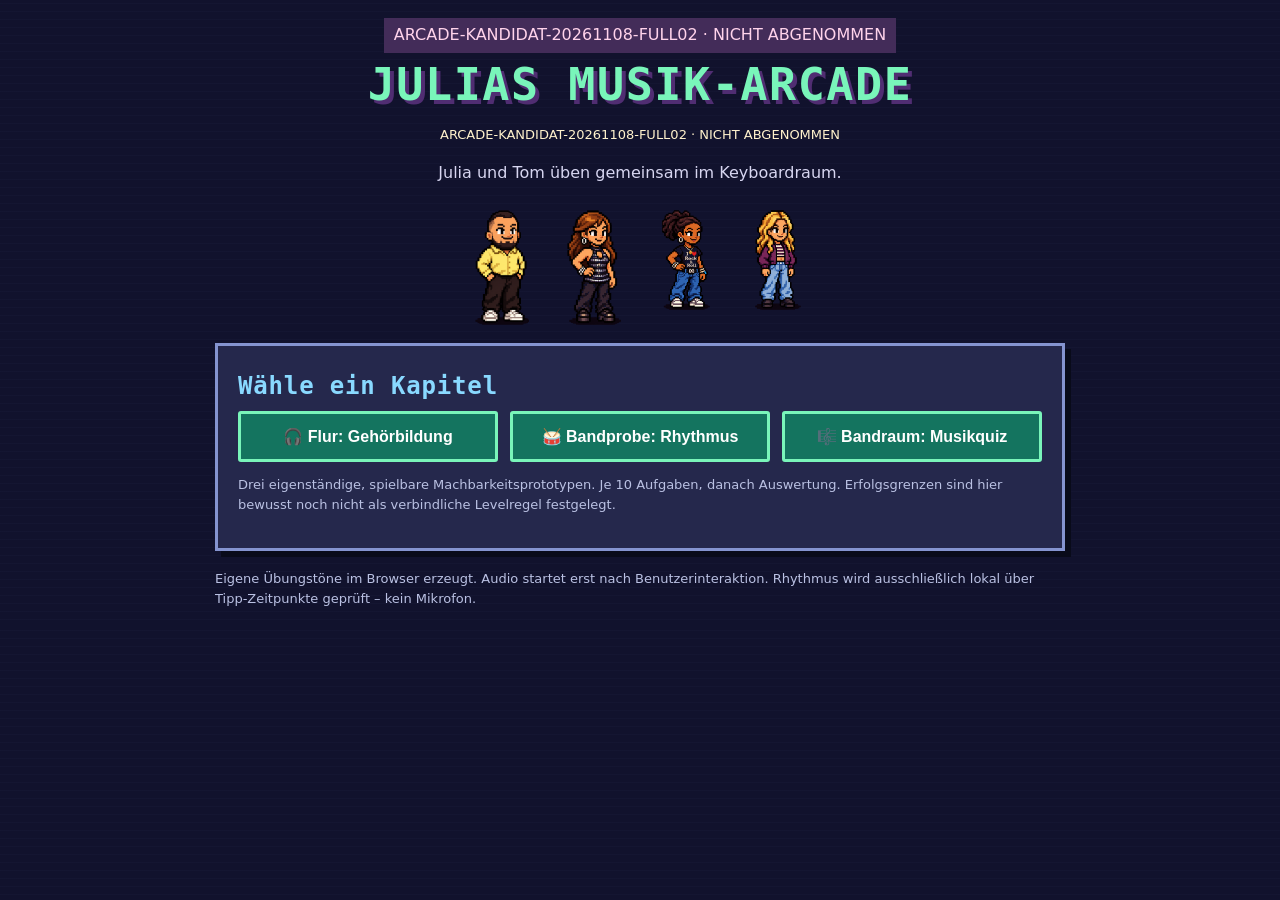
<file: releases/full02-645f0573-pwa01/Drei_Musikspiele.html>
<!doctype html><html lang="de"><head><meta charset="utf-8"><meta name="viewport" content="width=device-width,initial-scale=1"><title>Julias Musik-Arcade – drei Spielprototypen</title><style>
:root{--bg:#12112a;--card:#25284c;--ink:#fff2cd;--mint:#79f5ba;--pink:#ff86b3;--blue:#89d9ff;--border:#8594d0}*{box-sizing:border-box}body{margin:0;color:var(--ink);background:repeating-linear-gradient(0deg,#11122d 0,#11122d 7px,#171936 8px);font:16px/1.55 system-ui,sans-serif;padding:18px}.shell{max-width:850px;margin:auto}header{text-align:center;margin-bottom:24px}h1,h2{font-family:ui-monospace,monospace;letter-spacing:.035em;line-height:1.2}h1{font-size:clamp(27px,6vw,45px);color:var(--mint);text-shadow:4px 4px #502d72;margin:5px 0}h2{color:var(--blue);margin:6px 0 10px}.sub{color:#d7d6f1}.panel{background:var(--card);border:3px solid var(--border);box-shadow:6px 6px 0 #090b1a;padding:20px;margin:18px 0}.grid{display:grid;grid-template-columns:repeat(auto-fit,minmax(195px,1fr));gap:12px}button{border:3px solid #ccd5ff;background:#374d81;color:white;font-size:16px;font-weight:750;border-radius:3px;padding:12px 16px;cursor:pointer;min-height:51px;touch-action:manipulation}button:hover:not(:disabled),button:focus-visible{background:#536cad;outline:2px solid var(--mint);outline-offset:2px}button:disabled{opacity:.48;cursor:default}button.primary{background:#14745f;border-color:#79f5ba}button.hot{background:#824168;border-color:#ff86b3}button.quiz-choice{text-align:left;width:100%}.muted{color:#bac1e3}.tiny{font-size:13px}.stat{display:flex;flex-wrap:wrap;gap:12px;margin:12px 0}.stat span{padding:7px 10px;background:#121b3b;border:1px solid #6575b2}#message{font-size:18px;min-height:2em;color:var(--mint);font-weight:750}.keys{display:flex;flex-wrap:wrap;gap:9px}.keys button{min-width:75px;flex:1}.hide{display:none!important}.row{display:flex;flex-wrap:wrap;gap:10px;align-items:center}.bars{display:flex;justify-content:center;align-items:end;gap:8px;min-height:110px;padding:15px;background:#11152c;border:2px solid #59689e}.beat{height:70px;width:12%;max-width:70px;background:#52749b;border:3px solid #adc9fa;transition:background .1s,transform .1s}.beat.active{background:var(--mint);transform:translateY(-10px)}.rhythm-notation{display:flex;justify-content:space-around;gap:8px;padding:6px 0;color:#fff2cd;font:800 clamp(18px,3vw,25px) ui-monospace,monospace}.rhythm-notation span{min-width:50px;text-align:center}.badge{display:inline-block;background:#432c59;color:#ffd3eb;padding:5px 10px}.story{background:#342342;border-left:5px solid var(--pink);padding:12px;margin:10px 0}.screen{min-height:95px}.scoregood{color:var(--mint)}.scorebad{color:var(--pink)}.controlwrap{display:grid;grid-template-columns:1fr auto;gap:12px;align-items:center}@media(max-width:520px){.panel{padding:13px}.controlwrap{grid-template-columns:1fr}button{padding:11px}}
 .daily-mode .original-cast img:nth-child(n+3){display:none}.daily-mode header{margin-bottom:3px}.daily-mode .original-cast{margin:3px auto}.daily-mode .original-cast img{height:84px;width:62px}.daily-mode .panel{margin:8px 0;padding:12px}.daily-mode .sub{display:none} .original-cast{display:flex;gap:10px;justify-content:center;margin:12px auto}.original-cast img{height:115px;width:82px;object-fit:contain;object-position:center bottom;border:0}.original-cast img:nth-child(3),.original-cast img:nth-child(4){height:100px}
 
.daily-mode .original-cast.good img:first-child{animation:coachYes .6s 1}
.daily-mode .original-cast.good img:nth-child(2){animation:studentYes .6s 1}
.daily-mode .original-cast.encourage img:first-child{animation:coachHelp .5s 1}
@keyframes coachYes{50%{transform:translateY(-11px)}}@keyframes studentYes{50%{transform:translateY(-7px)}}@keyframes coachHelp{50%{transform:rotate(-3deg)}}
@media(prefers-reduced-motion:reduce){.daily-mode .original-cast img{animation:none!important}}

.beat.early{background:#f6bb63;border-color:#fff0bb}.beat.late{background:#f59cab;border-color:#ffd4dc}.beat.onbeat{background:#79f5ba;border-color:#d1ffe9}
#message.scoregood{color:#a9ffd3;background:#123d32;padding:8px}#message.scorebad{color:#ffd4da;background:#601a29;padding:8px}.beat.early,.beat.late{background:#9d2238;border-color:#ffd4da;color:#fff}.beat.onbeat{background:#176342;color:#fff}.beat{height:auto;min-height:95px;width:auto;max-width:none;font-size:12px;padding:4px}.bars{display:grid;grid-template-columns:repeat(8,minmax(0,1fr));align-items:stretch;gap:4px;padding:6px}.beat span{display:block}.beat.active{outline:3px solid #ffe088;transform:none}.rhythm-notation{display:block;font-size:18px}.daily-mode #home,.daily-mode #endhome,.daily-mode #restart{display:none}.beat.rest{background:#31374b} .beat.onbeat.active{background:#176342}
</style></head><body><div class="shell"><header><div class="badge">ARCADE-KANDIDAT-20261108-FULL02 · NICHT ABGENOMMEN</div><h1>JULIAS MUSIK-ARCADE</h1><p class="tiny build-id">ARCADE-KANDIDAT-20261108-FULL02 · NICHT ABGENOMMEN</p><p class="sub">Julia und Tom üben gemeinsam im Keyboardraum.</p></header>
<div class="original-cast" aria-label="Nicos Originalfiguren"><img src="tom_sprite.png" alt="Tom, freundlicher Mentor"><img src="julia_sprite.png" alt="Julia"><img src="naemi_sprite.png" alt="Naemi"><img src="sophia_sprite.png" alt="Sophia"></div><main><section id="menu" class="panel"><h2>Wähle ein Kapitel</h2><div class="grid"><button class="primary" data-start="ear">🎧 Flur: Gehörbildung</button><button class="primary" data-start="rhythm">🥁 Bandprobe: Rhythmus</button><button class="primary" data-start="quiz">🎼 Bandraum: Musikquiz</button></div><p class="muted tiny">Drei eigenständige, spielbare Machbarkeitsprototypen. Je 10 Aufgaben, danach Auswertung. Erfolgsgrenzen sind hier bewusst noch nicht als verbindliche Levelregel festgelegt.</p></section>
<section id="game" class="hide"><div class="panel"><div class="row"><button id="home">← Spielauswahl</button><span class="badge" id="chapter"></span></div><div class="story" id="dialog"></div><div class="stat"><span id="count">Aufgabe 0/10</span><span id="correct">Richtig: 0</span><span id="points">Punkte: 0</span></div><h2 id="prompt"></h2><div id="earUI" class="hide"><div class="row"><button id="listen" class="hot">▶ Tonfolge hören</button><button id="again">↻ Nochmal hören</button></div><p class="muted" id="earhint">Höre aufmerksam zu.</p><div class="keys" id="earAnswers"></div></div>
<div id="rhythmUI" class="hide"><p class="muted">Höre das Muster. Nach dem erneuten Einzählen spielst du es im Raster 1 + 2 + 3 + 4 + nach. Bei Pausen nicht klopfen.</p><div class="rhythm-notation" id="notation"></div><div class="bars" id="rhythmGrid" aria-label="Acht Zählpositionen"></div><div class="row" style="margin-top:14px"><button id="demo" class="hot">▶ Rhythmus vorspielen</button><button id="tap" class="primary" disabled>🥁 KLOPFEN (oder Leertaste)</button></div><p class="muted" id="tapstatus">Starte mit „Rhythmus vorspielen“.</p></div>
<div id="quizUI" class="hide"><div class="grid" id="quizAnswers"></div></div><div class="screen"><p id="message" aria-live="polite"></p><div id="nextbox" class="hide"><button id="next" class="primary">Nächste Aufgabe →</button></div></div></div></section>
<section id="end" class="panel hide"><h2 id="endtitle"></h2><p id="endtext"></p><div class="row"><button id="restart" class="primary">Nochmal spielen</button><button id="endhome">Zur Arcade</button></div><p class="muted tiny">Technikprototyp: Diese Minispiele speichern noch keinen Lernstand; nur Notenfresser speichert seine Demo-Level lokal.</p></section></main><footer class="tiny muted">Eigene Übungstöne im Browser erzeugt. Audio startet erst nach Benutzerinteraktion. Rhythmus wird ausschließlich lokal über Tipp-Zeitpunkte geprüft – kein Mikrofon.</footer></div><script src="arcade_audio.js"></script><script>
'use strict';
const $=id=>document.getElementById(id), DAILY_MODE=new URLSearchParams(location.search).get('arcade_daily')==='1', N=DAILY_MODE?5:10;if(DAILY_MODE&&document.body)document.body.classList.add('daily-mode');
let game=null, count=0, hits=0, points=0, answered=false, question=null, audio=null, audioBusy=false, rhythmTimer=[], beatTimes=[], startTap=0,feedbackTimer=null,answers=[],order=[],epoch=0,runId=null,restoredRun=null,waitingContext=false,audioNodes=[];
function cancelFeedback(){if(feedbackTimer!==null){clearTimeout(feedbackTimer);feedbackTimer=null}}
function react(ok){const el=document.querySelector('.original-cast');el.classList.remove('good','encourage');void el.offsetWidth;el.classList.add(ok?'good':'encourage')}
const games={ear:['GEHÖRBILDUNG','Buch 1 · Keyboardraum','Tom spielt Julia zwei Töne vor: „Sind sie gleich oder unterschiedlich?“'],rhythm:['RHYTHMUS','Buch 1 · Keyboardraum','Tom und Julia zählen vier gleichmäßige Schläge.'],quiz:['MUSIKQUIZ','Buch 1 · Keyboardraum','Julia und Tom entdecken die ersten Zeichen und Begriffe der Musik.']};
const qdata=[['Wie viele Linien hat ein Notensystem?',['5','4','6','7'],0],['Was macht ein Metronom?',['Es gibt einen gleichmäßigen Puls vor','Es stimmt die Geige','Es transponiert','Es macht den Ton lauter'],0],['Was bedeutet eine Pause in der Musik?',['Nicht spielen','Lauter spielen','Schneller spielen','Nur singen'],0],['Wie viele Viertelnoten passen in einen 4/4-Takt?',['4','2','3','8'],0],['Wie klingt ein hoher Ton?',['Heller','Dunkler','Gar nicht','Immer lauter'],0],['Wie nennt man das Instrument mit weißen und schwarzen Tasten?',['Keyboard','Trommel','Flöte','Triangel'],0],['Wie viele Achtelnoten ergeben eine Viertelnote?',['2','3','4','8'],0],['Welches Instrument hat Tasten?',['Klavier','Trompete','Geige','Rassel'],0],['Wie heißt der gleichmäßige Schlag in der Musik?',['Puls','Echo','Pause','Vers'],0],['Was bedeutet gemeinsam musizieren?',['Aufeinander hören','Immer schneller werden','Alle spielen allein','Nicht zählen'],0]];
function cleanTimers(){for(const node of audioNodes){try{node.stop()}catch(e){}}audioNodes=[];for(const id of rhythmTimer)clearTimeout(id);rhythmTimer=[];beatTimes=[];audioBusy=false;document.querySelectorAll('.beat').forEach(el=>{el.classList.remove('active','early','late','onbeat');el.style.opacity='1';el.removeAttribute('aria-label')});}
function context(){if(!audio){const A=window.AudioContext||window.webkitAudioContext;if(!A)throw Error('Web Audio wird von diesem Browser nicht unterstützt.');audio=new A()}return audio.resume().then(()=>audio)}
function tone(hz,t,dur=.75,level=.13){const node=ArcadePiano.schedule(audio,hz,t,dur,audio.destination,level);if(node)audioNodes.push(node)}
function beepSeq(notes){const ticket=epoch;return context().then(a=>{if(ticket!==epoch||game!=='ear')return;for(const node of audioNodes){try{node.stop()}catch(e){}}audioNodes=[];const t=a.currentTime+.04;notes.forEach((hz,i)=>tone(hz,t+i*.88,.75))}).catch(e=>say(e.message,false))}
function say(t,good=true){$('message').textContent=t;$('message').className=good?'scoregood':'scorebad'}
function show(id){for(const s of ['menu','game','end'])$(s).classList.toggle('hide',s!==id)}
function stats(){$('count').textContent='Aufgabe '+count+'/'+N;$('correct').textContent='Richtig: '+hits;$('points').textContent='Punkte: '+points}
function seeded(seed){let n=2166136261;for(const c of String(seed))n=Math.imul(n^c.charCodeAt(0),16777619);return()=>{n|=0;n=n+0x6d2b79f5|0;let t=Math.imul(n^n>>>15,1|n);t^=t+Math.imul(t^t>>>7,61|t);return ((t^t>>>14)>>>0)/4294967296}}
function shuffled(list,random){const a=[...list];for(let i=a.length-1;i>0;i--){const j=Math.floor(random()*(i+1));[a[i],a[j]]=[a[j],a[i]]}return a}
const patterns=[{id:'quarters',label:'Vier Viertelnoten',steps:[0,2,4,6]},
 {id:'eighths1',label:'Zwei Achtel auf 1, dann Viertel',steps:[0,1,2,4,6]},
 {id:'eighths2',label:'Viertel, zwei Achtel auf 2, zwei Viertel',steps:[0,2,3,4,6]},
 {id:'rest3',label:'Viertel auf 1 und 2, Pause auf 3, Viertel auf 4',steps:[0,2,6]},
 {id:'rest2',label:'Viertel auf 1, Pause auf 2, Viertel auf 3 und 4',steps:[0,4,6]},
 {id:'eighths3',label:'Viertel auf 1 und 2, zwei Achtel auf 3, Viertel auf 4',steps:[0,2,4,5,6]}];
function makeOrder(kind,seed){const random=seeded(seed);if(kind==='ear'){const pool=[];for(const base of [60,62,64,65,67])for(const direction of ['same','higher','lower'])pool.push({id:base+'-'+direction,type:direction,notes:[440*2**((base-69)/12),440*2**((base+(direction==='same'?0:direction==='higher'?2:-2)-69)/12)]});const mixed=shuffled(pool,random),balanced=['same','higher','lower'].map(type=>mixed.find(q=>q.type===type));return shuffled([...balanced,...mixed.filter(q=>!balanced.includes(q)).slice(0,N-3)],random)}
 if(kind==='quiz'){const ids=shuffled(qdata.map((_,i)=>i),random);if(seed==='first-boot'){ids.splice(ids.indexOf(0),1);ids.unshift(0)}return ids.slice(0,N)}
 const ids=[0,...shuffled(patterns.map((_,i)=>i).slice(1),random)];return ids.concat(shuffled(patterns.map((_,i)=>i),random)).slice(0,N)}
function validOrder(kind,list){if(!Array.isArray(list)||list.length!==N)return false;if(kind==='ear')return list.every(q=>q&&['same','higher','lower'].includes(q.type)&&Array.isArray(q.notes)&&q.notes.length===2&&q.notes.every(n=>Number.isFinite(n)&&n>80&&n<2000));return list.every(i=>Number.isInteger(i)&&i>=0&&i<(kind==='quiz'?qdata.length:patterns.length))}
function checkpoint(){if(!DAILY_MODE||waitingContext)return;try{window.parent.postMessage({type:'arcade-stage-progress',kind:game,runId,progress:{kind:game,order,answers,answered}},'*')}catch(e){}}
function start(kind,snapshot=null,seed='first-boot'){epoch++;cancelFeedback();cleanTimers();game=kind;answers=[];order=makeOrder(kind,seed);count=0;hits=0;points=0;answered=false;question=null;
 if(snapshot&&snapshot.kind===kind&&Array.isArray(snapshot.answers)&&snapshot.answers.length<=N&&snapshot.answers.every(a=>a&&typeof a.ok==='boolean')){answers=snapshot.answers;if(validOrder(kind,snapshot.order))order=snapshot.order;count=answers.length;hits=answers.filter(a=>a.ok).length;points=hits*10}
 $('chapter').textContent=games[kind][1];$('dialog').textContent=games[kind][2];for(const k of ['ear','rhythm','quiz'])$(k+'UI').classList.toggle('hide',k!==kind);show('game');load()}
function load(){cancelFeedback();if(count>=N){finish();return}epoch++;cleanTimers();answered=false;question=null;say('');$('nextbox').classList.add('hide');$('tap').disabled=true;$('demo').disabled=false;$('tapstatus').textContent='Starte mit „Rhythmus vorspielen“.';$('earhint').textContent='Drücke „Tonfolge hören“.';count++;stats();
 if(game==='ear'){question=order[count-1];if(!question||!Array.isArray(question.notes))throw Error('Tonaufgabe ungültig');const type=question.type;$('prompt').textContent='Wie klingt der zweite Ton im Vergleich zum ersten?';$('earAnswers').innerHTML='';for(const [value,label] of [['same','Gleich'],['higher','Höher'],['lower','Tiefer']]){const b=document.createElement('button');b.textContent=label;b.disabled=waitingContext;b.onclick=()=>answer(value===type,'',label,type==='same'?'Gleich':type==='higher'?'Höher':'Tiefer');$('earAnswers').append(b)}}
 if(game==='quiz'){const id=order[count-1];const [q,options]=qdata[id];question={id:'quiz-'+id,correct:options[0]};$('prompt').textContent=q;const choices=shuffled(options.map((text,i)=>({text,i})),seeded(String(runId||Date.now())+'-options-'+count));$('quizAnswers').innerHTML='';choices.forEach(o=>{const b=document.createElement('button');b.className='quiz-choice';b.textContent=o.text;b.disabled=waitingContext;b.onclick=()=>answer(o.i===0,'',o.text,options[0]);$('quizAnswers').append(b)})}
 if(game==='rhythm'){const pattern=patterns[order[count-1]];if(!pattern)throw Error('Rhythmusaufgabe ungültig');question={id:pattern.id,pattern,interval:[470,530,610,700][(count-1)%4]};$('prompt').textContent=pattern.id==='quarters'?'Klopfe vier gleichmäßige Schläge':pattern.label;$('notation').textContent=pattern.label+' · '+Math.round(60000/question.interval)+' Schläge/Min. · 1 + 2 + 3 + 4 +';$('rhythmGrid').innerHTML=Array.from({length:8},(_,i)=>{const note=pattern.steps.includes(i),rest=!note&&i%2===0;return '<div class="beat'+(rest?' rest':'')+'" data-tick="'+i+'"><b>'+(Math.floor(i/2)+1)+(i%2?' +':'')+'</b><span>'+(note?(pattern.steps.includes(i+1)||i%2?'♪':'♩'):rest?'Pause':'—')+'</span><span class="hit-label"></span></div>'}).join('');$('demo').disabled=waitingContext}
 checkpoint();}
function answer(ok,detail='',chosen='',expected=''){if(answered||waitingContext)return;answered=true;if(ok){hits++;points+=10}answers.push({id:question.id||'ear-'+count,prompt:$('prompt').textContent,ok,chosen,expected,detail});stats();say((ok?'✓ Richtig!':'✕ Noch nicht.')+(detail?' '+detail:''),ok);$('nextbox').classList.toggle('hide',DAILY_MODE);react(ok);for(const id of ['earAnswers','quizAnswers'])$(id).querySelectorAll('button').forEach(b=>b.disabled=true);$('tap').disabled=true;checkpoint();if(DAILY_MODE){const ticket=epoch;feedbackTimer=setTimeout(()=>{feedbackTimer=null;if(game&&ticket===epoch){if(count>=N){finish();return}load()}},1100)}else if(count>=N){finish();return}}
function finish(){cancelFeedback();answered=true;if(!(DAILY_MODE&&window.parent&&window.parent!==window))show('end');$('endtitle').textContent=games[game][0]+' – Runde abgeschlossen';$('endtext').textContent='Du hast '+hits+' von '+N+' Aufgaben richtig gelöst. Danke fürs Üben!';try{window.parent.postMessage({type:'arcade-round-finished',kind:game,hits,total:N,answers,runId},'*')}catch(e){}}
function assessRhythm(pattern,times,interval){const tolerance=Math.max(115,interval*.20);const events=times.map((t,i)=>{const target=pattern.steps[i]*interval/2;if(i>=pattern.steps.length)return {state:'extra',label:'Zusätzlicher Schlag',tick:Math.max(0,Math.min(7,Math.round(t/(interval/2))))};const delta=t-target,state=Math.abs(delta)<=tolerance?'onbeat':delta<0?'early':'late';return {state,tick:pattern.steps[i],delta,label:state==='onbeat'?'im Takt':state==='early'?'zu früh':'zu spät'}});const missing=pattern.steps.slice(times.length);return {ok:times.length===pattern.steps.length&&events.every(e=>e.state==='onbeat'),events,missing,tolerance}}
function markTap(event){const bar=document.querySelectorAll('.beat')[event.tick];if(!bar)return;bar.classList.remove('early','late','onbeat');bar.classList.add(event.state==='onbeat'?'onbeat':event.state==='early'?'early':'late');bar.setAttribute('aria-label',event.label);const label=bar.querySelector('.hit-label');if(label)label.textContent=event.label}
$('listen').onclick=() => {if(game==='ear'&&question)beepSeq(question.notes)};$('again').onclick=$('listen').onclick;
$('demo').onclick=async()=>{if(game!=='rhythm'||answered||audioBusy||waitingContext)return;const ticket=epoch;try{await context()}catch(e){say(e.message,false);return}if(ticket!==epoch||game!=='rhythm')return;cleanTimers();audioBusy=true;$('demo').disabled=true;$('tap').disabled=true;const iv=question.interval,pattern=question.pattern,begin=performance.now()+120,t=audio.currentTime+.12;
 const later=(delay,fn)=>rhythmTimer.push(setTimeout(()=>{if(epoch===ticket)fn()},delay));
 for(let i=0;i<4;i++){tone(523.25,t+i*iv/1000,.14,.10);later(120+i*iv,()=>{$('tapstatus').textContent='Einzählen: '+(i+1)})}
 for(const step of pattern.steps)tone(261.63,t+(4*iv+step*iv/2)/1000,.22,.14);
 for(let i=0;i<8;i++)later(120+4*iv+i*iv/2,()=>{document.querySelectorAll('.beat').forEach((el,n)=>el.classList.toggle('active',n===i));$('tapstatus').textContent='Zuhören: '+(Math.floor(i/2)+1)+(i%2?' +':'')});
 for(let i=0;i<4;i++){tone(523.25,t+(8+i)*iv/1000,.14,.10);later(120+(8+i)*iv,()=>{$('tapstatus').textContent='Du bist gleich dran: '+(i+1)})}
 startTap=begin+12*iv;later(120+12*iv-Math.max(115,iv*.20),()=>{audioBusy=false;$('tap').disabled=false;$('tapstatus').textContent='Jetzt im Raster klopfen!'});
 for(let i=0;i<8;i++)later(120+12*iv+i*iv/2,()=>document.querySelectorAll('.beat').forEach((el,n)=>el.classList.toggle('active',n===i)));
 later(120+16*iv+Math.max(115,iv*.20),()=>{if(answered)return;const result=assessRhythm(pattern,beatTimes,iv);for(const tick of result.missing)markTap({tick,state:'late',label:'Schlag fehlt'});answer(result.ok,result.events.map(e=>e.label).concat(result.missing.map(()=> 'Schlag fehlt')).join(' · '),beatTimes.length+' Schläge',pattern.label)});
};
function tap(){if(game!=='rhythm'||answered||audioBusy||$('tap').disabled||waitingContext)return;beatTimes.push(performance.now()-startTap);const result=assessRhythm(question.pattern,beatTimes,question.interval),event=result.events.at(-1);markTap(event);$('tapstatus').textContent='Schlag '+beatTimes.length+': '+event.label;say(event.label,event.state==='onbeat');}
$('tap').onclick=tap;document.addEventListener('keydown',e=>{if(e.code==='Space'&&game==='rhythm'&&!$('game').classList.contains('hide')&&!e.repeat){e.preventDefault();tap()}});
$('next').onclick=load;$('restart').onclick=()=>start(game);for(const id of ['home','endhome'])$(id).onclick=()=>{cancelFeedback();cleanTimers();if(window.parent&&window.parent!==window){if(DAILY_MODE)window.parent.postMessage({type:'arcade-request-home',runId},'*');else window.parent.postMessage({type:'arcade-request-home'},'*');return}game=null;show('menu')};document.querySelectorAll('[data-start]').forEach(b=>b.onclick=()=>{if(window.parent&&window.parent!==window){if(DAILY_MODE)window.parent.postMessage({type:'arcade-request-home',runId},'*');else window.parent.postMessage({type:'arcade-request-home'},'*');return}start(b.dataset.start)});

// Query parameter is part of the document URL, so switching rhythm -> quiz
// actually loads a new exercise instead of only updating the iframe hash.
const params=new URLSearchParams(location.search);
const initialKind=params.get('arcade_mode')||location.hash.slice(1);
waitingContext=DAILY_MODE&&window.parent&&window.parent!==window;
window.addEventListener('message',event=>{const r=event.data;if(event.source!==window.parent||!r||r.type!=='arcade-restore'||r.kind!==game||typeof r.runId!=='string'||restoredRun===r.runId)return;restoredRun=r.runId;runId=r.runId;waitingContext=false;start(game,r.progress,runId+'-'+game)});
if (['ear','rhythm','quiz'].includes(initialKind)){start(initialKind);if(waitingContext)window.parent.postMessage({type:'arcade-ready',kind:game},'*')}
window.addEventListener('hashchange',()=>{
 const requested=location.hash.slice(1);
 if(['ear','rhythm','quiz'].includes(requested)&&requested!==game)start(requested);
});
</script></body></html>
</file>
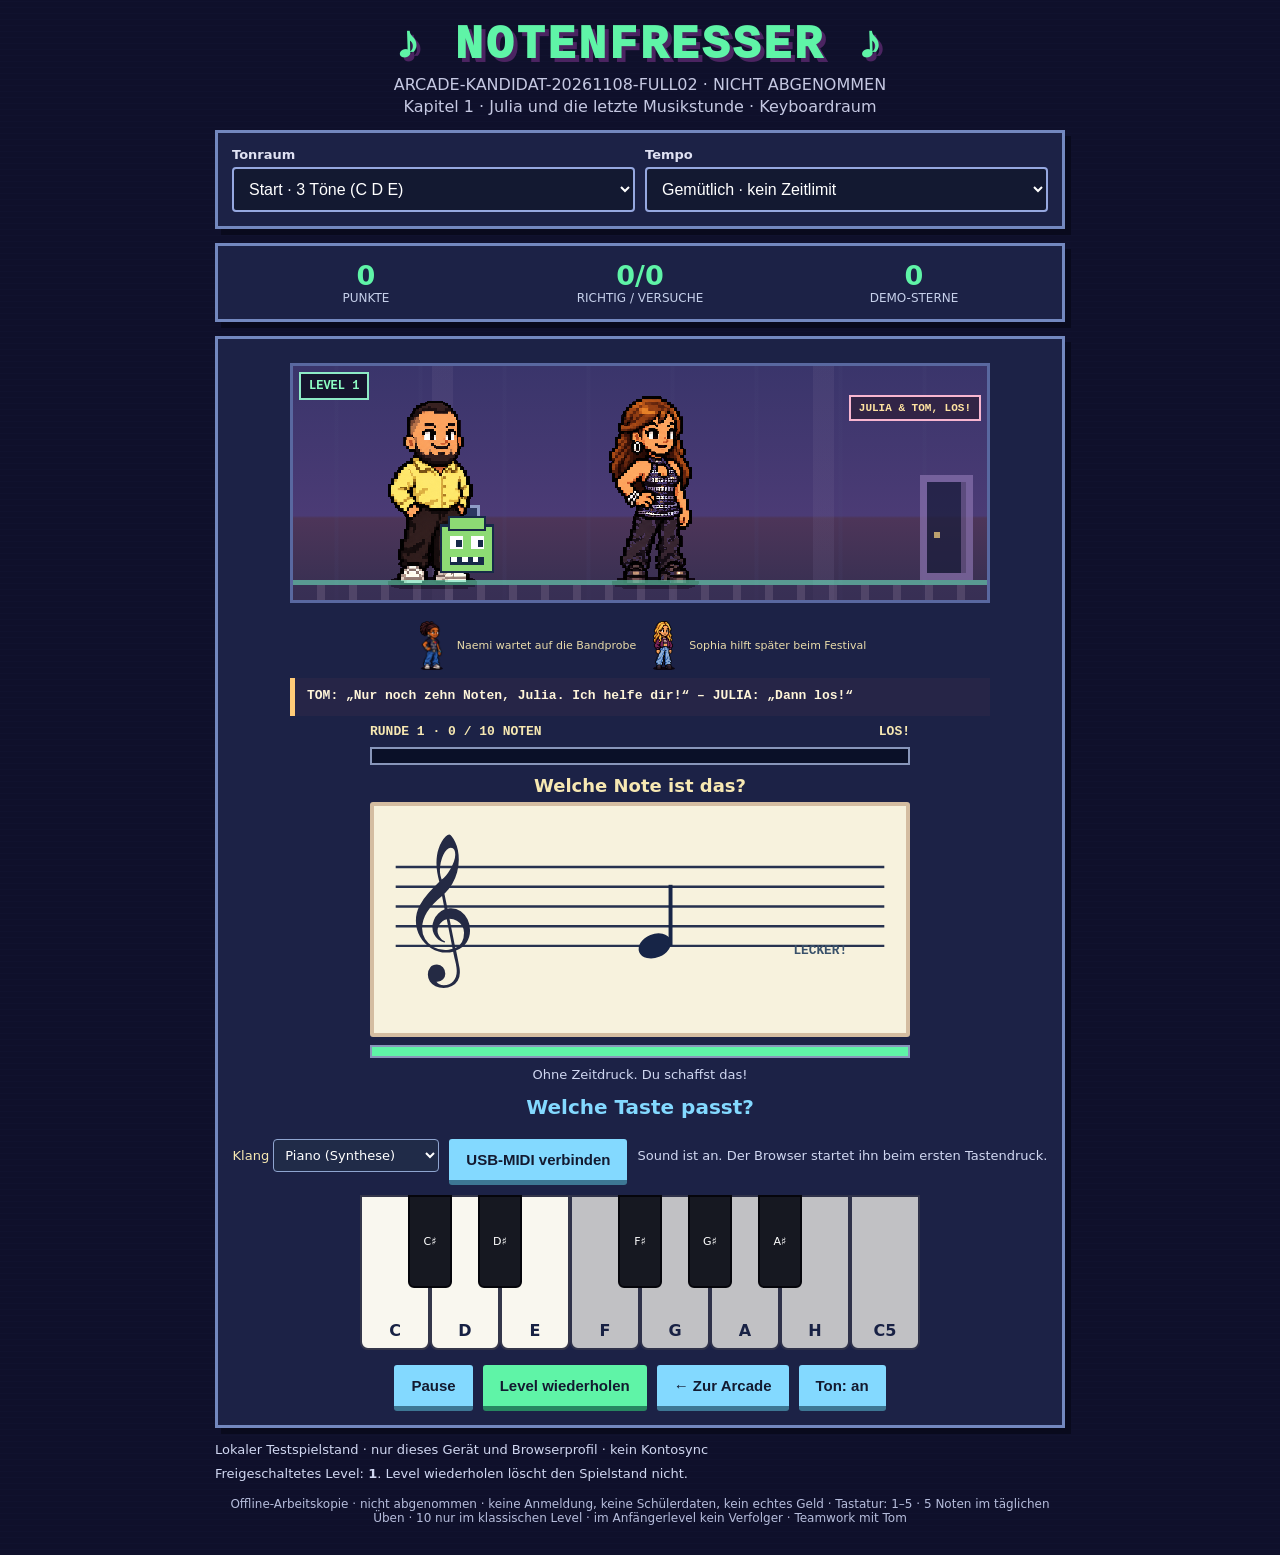
<file: releases/full02-645f0573-pwa01/Notenfresser.html>
<!doctype html><html lang="de"><head><meta charset="utf-8"><meta name="viewport" content="width=device-width,initial-scale=1,viewport-fit=cover"><title>Notenfresser – Julia und Tom im Keyboardraum · v0.5</title><style>
:root{--bg:#10102a;--panel:#1c2246;--light:#f7e8b2;--mint:#5ff4a7;--pink:#ff6b9a;--sky:#83d9ff;--line:#6377ad}*{box-sizing:border-box}body{margin:0;background:repeating-linear-gradient(0deg,#0f102b,#0f102b 5px,#121431 6px);font-family:system-ui,Arial,sans-serif;color:var(--light);min-height:100vh;padding:14px}.wrap{max-width:850px;margin:auto}.head{text-align:center;margin:6px 0 14px}.pixel{font-family:ui-monospace,Consolas,monospace;font-weight:1000;letter-spacing:.07em;text-shadow:4px 4px #4b2461}.head h1{color:var(--mint);font-size:clamp(27px,6vw,46px);margin:0}.head p{margin:3px 0;color:#c5c8e2}.card{background:var(--panel);border:3px solid #7388bf;box-shadow:6px 6px 0 #090a1d;padding:14px;margin:0 0 14px}.controls{display:grid;grid-template-columns:1fr 1fr;gap:10px}.controls label{font-size:13px;color:#e0e2f3;font-weight:700}.controls select{width:100%;margin-top:5px;padding:11px;border:2px solid #96a8e0;border-radius:4px;background:#131931;color:white;font-size:16px}.score{display:grid;grid-template-columns:repeat(3,1fr);gap:6px;text-align:center}.score strong{display:block;color:var(--mint);font-size:27px}.score small{display:block;color:#c6d0ea;font-size:12px}.stage{text-align:center;position:relative}.question{font-size:18px;font-weight:700;margin:4px 0 6px}.staff{width:100%;max-width:540px;display:block;margin:0 auto;background:#f7f2dd;border:4px solid #d4bda1;border-radius:3px;image-rendering:pixelated}.hint{color:#d0d7f1;font-size:13px;margin:9px 0 0}.message{min-height:36px;font-size:20px;font-weight:900;margin:13px 0 2px;color:var(--sky)}.keyboard{display:flex;justify-content:center;gap:6px;touch-action:manipulation;margin:16px 0 9px}.key{background:#fcf4da;color:#172144;border:0;border-bottom:8px solid #a8aac0;border-radius:3px;flex:1;max-width:95px;min-height:105px;font-size:22px;font-weight:900;cursor:pointer;touch-action:manipulation}.key:active,.key.pressed{transform:translateY(5px);border-bottom-width:3px;background:#b2ffe0}.key small{display:block;font-size:12px;font-weight:600}.buttons{display:flex;justify-content:center;gap:10px;flex-wrap:wrap}.btn{background:var(--mint);color:#131a30;border:0;border-bottom:5px solid #278761;padding:12px 17px;font-size:15px;font-weight:900;cursor:pointer;border-radius:3px}.btn.alt{background:var(--sky);border-bottom-color:#3d7794}.btn:active{transform:translateY(3px);border-bottom-width:2px}.meter{height:13px;background:#0a1028;border:2px solid #8896ba;margin:10px auto 3px;max-width:540px}.meter div{height:100%;width:100%;background:var(--mint);transition:width .1s linear}.footer{font-size:12px;text-align:center;color:#b6bddc;margin:16px 0}.ghost{opacity:.75}@media(max-width:480px){body{padding:8px}.card{padding:10px;box-shadow:3px 3px 0 #090a1d}.key{min-height:93px;font-size:18px}.key small{font-size:11px}.score strong{font-size:23px}.question{font-size:16px}}


/* v0.3: story-layer only; music staff retained from 0.2 */
.story{position:relative;height:178px;margin:10px auto 14px;overflow:hidden;border:3px solid #5968a0;background:linear-gradient(#1c1a42 0%,#2b2555 67%,#252544 68%,#202138 100%);max-width:700px;image-rendering:pixelated}
.story:before{content:'';position:absolute;inset:0;background:repeating-linear-gradient(90deg,transparent 0 41px,#4c4b7b55 42px 45px,transparent 46px 84px);opacity:.35;pointer-events:none}
.story .road{position:absolute;bottom:0;height:20px;width:100%;border-top:5px solid #6ee1bd;background:repeating-linear-gradient(90deg,#3a3057 0 24px,#625478 24px 32px);}
.sprite{position:absolute;bottom:13px;width:auto;height:144px;object-fit:contain;image-rendering:pixelated;filter:drop-shadow(3px 3px 0 #080914);transition:left .28s steps(5),transform .18s steps(2)}
#julia{left:39%}#tom{left:7%;height:130px}#tom.cheer{transform:translateY(-7px)}#julia.run{transform:translateX(10px) translateY(-6px)}
.story .caption{position:absolute;right:9px;top:8px;z-index:2;background:#101024d9;border:2px solid #9d92d7;padding:5px 8px;font:700 11px monospace;color:#fff3c2}
.story .level{position:absolute;left:9px;top:8px;z-index:2;background:#101024d9;border:2px solid #8eeac6;padding:5px 8px;font:700 12px monospace;color:#8effc4}
.roundline{display:flex;justify-content:space-between;align-items:center;max-width:540px;margin:0 auto 8px;font:800 13px ui-monospace,monospace}
.roundbar{height:18px;background:#0a1028;border:2px solid #8896ba;max-width:540px;margin:0 auto 10px;position:relative}
.roundbar>div{height:100%;width:0%;background:repeating-linear-gradient(90deg,#5ff4a7 0 15px,#44c58a 15px 19px);transition:width .2s steps(20)}
.overlay{position:absolute;inset:0;display:flex;align-items:center;justify-content:center;z-index:8;background:#0c0e28f0;padding:18px}
.overlay[hidden]{display:none}.endcard{border:4px solid #74e6bc;background:#20264d;box-shadow:7px 7px 0 #08091b;padding:21px;max-width:440px;width:100%;text-align:center}
.endcard h2{font:1000 clamp(23px,5vw,34px) ui-monospace,monospace;color:#5ff4a7;margin:0 0 12px;text-shadow:3px 3px #452d6d}
.endcard p{line-height:1.5}.endcard .btn{margin:4px}.scene{position:relative}.stage .meter{margin-top:8px}
@media(max-width:460px){.story{height:142px}.sprite{height:111px}#tom{height:102px}.story .caption{font-size:9px}.story .level{font-size:10px}}

/* v0.6: story presentation; game balance stays identical */
.story .room{position:absolute;inset:0;pointer-events:none;background:linear-gradient(90deg,transparent 20%,#786c9660 20% 23%,transparent 23% 75%,#786c9660 75% 78%,transparent 78%);opacity:.45}
.story .door{position:absolute;right:8%;bottom:20px;width:53px;height:105px;border:7px solid #8972ae;background:#181c3a;box-shadow:inset -5px 0 #655483}
.story .door::after{content:'';position:absolute;left:7px;top:50px;width:6px;height:6px;background:#edcf79}
.story .music-stand{position:absolute;bottom:20px;left:22%;height:50px;width:7px;background:#859ec1}
.story .music-stand::before{content:'♫';position:absolute;left:-17px;top:-25px;color:#fff7d6;background:#2c3761;border:3px solid #8f9cc7;width:45px;height:33px;font-size:21px;text-align:center}
#sceneDialogue{max-width:700px;margin:0 auto 8px;border-left:5px solid #83d9ff;background:#111638;padding:8px 12px;text-align:left;font:800 13px/1.5 ui-monospace,monospace;min-height:38px;color:#fff2c8}
.story .event{position:absolute;z-index:5;left:42%;top:35px;background:#fff4ca;color:#25244b;box-shadow:4px 4px #070c26;border:3px solid #ec8cbd;font:900 12px/1.4 ui-monospace,monospace;padding:7px;max-width:185px;opacity:0;pointer-events:none}
.story .event.visible{animation:event-popup 1.3s steps(3) both}
@keyframes event-popup{0%{opacity:0;transform:translateY(10px)}16%,78%{opacity:1;transform:translateY(0)}100%{opacity:0;transform:translateY(-8px)}}
.story.caught{animation:scene-shake .28s steps(3) 2}
.story.caught #tom,.story.caught #julia{transition:none!important;animation:characters-fall .95s cubic-bezier(.5,-.2,.7,.8) forwards!important}
.story.caught #tom{animation-delay:.11s!important}
.story.caught #julia{animation-delay:0s!important}
.story.escaped #julia{transition:none!important;animation:julia-escape 1s steps(8) forwards!important}
.story.escaped #tom{transition:none!important;animation:tom-retreat 1s steps(7) forwards!important}
@keyframes scene-shake{0%{transform:translateX(0)}50%{transform:translateX(5px)}100%{transform:translateX(-4px)}}
@keyframes characters-fall{0%{transform:translateY(0) rotate(0);opacity:1}35%{transform:translateY(-20px) rotate(12deg);opacity:1}100%{transform:translateY(230px) rotate(45deg);opacity:0}}
@keyframes julia-escape{0%{transform:translate(0,0)}35%{transform:translate(22px,-45px)}65%{transform:translate(65px,-22px)}100%{transform:translate(210px,20px)}}
@keyframes tom-retreat{0%{transform:translateX(0)}100%{transform:translateX(-120px)}}
.overlay{position:fixed;inset:0;z-index:40;overflow:auto}
#nextLevel[hidden]{display:none}
@media(prefers-reduced-motion:reduce){.story.caught #tom,.story.caught #julia,.story.escaped #tom,.story.escaped #julia{animation-duration:.1s!important}.story .event.visible{animation-duration:.1s}}

/* v0.5: use the approved original pixel assets, not replacement drawings. */
.story{height:210px;background:linear-gradient(#3a356b 0%,#4b3b75 64%,#4d3559 65%,#352f51 100%)}
#tom{height:172px;bottom:12px;filter:drop-shadow(3px 3px 0 #18102c) brightness(1.08)}
#julia{height:176px;bottom:12px}


.story .caption{right:6px;top:37px;background:#312343e8;color:#ffe3a0;border-color:#f8b6d0}
.story .level{left:6px;top:6px}
#sceneDialogue{border-color:#ffcb78;background:#262547;color:#fff5d9}
.story.caught #tom{animation:none!important;opacity:1!important;transform:none!important}
.story.caught #julia{animation:characters-fall .95s cubic-bezier(.5,-.2,.7,.8) forwards!important}
.story.escaped #tom{animation:tom-cheer 1s steps(4) forwards!important}
@keyframes tom-cheer{0%{transform:translateY(0)}35%{transform:translateY(-20px) rotate(-5deg)}60%{transform:translateY(0)}85%{transform:translateY(-10px)}100%{transform:translateY(0)}}
@media(max-width:460px){.story{height:182px}#tom{height:145px}#julia{height:152px}}
.story{height:240px}.story .door{right:2%;opacity:.7}.sprite{height:190px!important;width:26%;object-fit:contain;object-position:center bottom;filter:none!important;bottom:10px!important}.sprite#tom{left:7%;height:190px!important}.sprite#julia{left:39%;height:195px!important}.story .road{z-index:3;opacity:.6}.story .caption{top:29px}.story .event{top:58px;left:39%}.story.escaped #julia,.story.escaped #tom{animation:friends-cheer .8s steps(4) both!important}.story.caught #julia,.story.caught #tom{animation:friends-encourage .8s steps(3) both!important;opacity:1!important}.sprite.run,.sprite.cheer{transform:translateY(-7px)}@keyframes friends-cheer{30%{transform:translateY(-20px)}70%{transform:translateY(-8px)}100%{transform:translateY(0)}}@keyframes friends-encourage{30%{transform:translateY(-7px)}65%{transform:translateY(2px)}100%{transform:translateY(0)}}
@media(max-width:480px){.story{height:170px}.sprite,.sprite#tom,.sprite#julia{height:130px!important;width:30%}.story .door{height:79px;width:40px}.story .caption{top:31px;font-size:9px}}
.piano-wrap{max-width:560px;margin:10px auto 15px}.piano-keys{position:relative;display:flex;height:155px;touch-action:manipulation;user-select:none}.piano-key{font-family:system-ui;cursor:pointer;touch-action:manipulation}.piano-key.white{flex:1;min-width:0;background:#f9f7ef;color:#172144;border:2px solid #34364a;border-radius:0 0 8px 8px;display:flex;justify-content:center;align-items:end;padding-bottom:8px;font-weight:900;font-size:16px}.piano-key.black{position:absolute;top:0;width:8%;height:60%;z-index:3;background:#161821;color:white;border:2px solid #05050b;border-radius:0 0 6px 6px;font-size:11px}.piano-key:active,.piano-key.pressed{background:#8adfc2!important;color:#162333!important}.piano-key:disabled{opacity:.75;cursor:default}.audio-controls{display:flex;justify-content:center;gap:10px;flex-wrap:wrap;margin:8px auto}.audio-controls label{font-size:13px}.audio-controls select{font:inherit;padding:7px;background:#202b48;color:white;border:1px solid #8fa5d0;border-radius:4px}@media(max-width:480px){.piano-keys{height:116px}.piano-key.white{font-size:12px;padding-bottom:6px}.piano-key.black{font-size:10px}}
.cameos{display:flex;justify-content:center;gap:10px;padding:4px;margin:4px auto}.cameos figure{margin:0;display:flex;align-items:center;gap:7px;font-size:11px;color:#e9dbaa}.cameos img{width:36px;height:49px;object-fit:contain;}@media(max-width:460px){.cameos figure{font-size:9px}.cameos img{width:30px;height:42px}}
.daily-mode .cameos{display:none}.daily-mode .controls{display:none}.daily-mode .head{margin-bottom:6px}.daily-mode .card{margin-bottom:8px;padding:9px}
.runner-monster{position:absolute;z-index:2;left:21%;bottom:20px;width:44px;height:60px;background:#8ddb74;color:#22344e;border:3px solid #172a48;border-radius:12px;display:flex;flex-direction:column;align-items:center;justify-content:center;font:900 28px monospace;transition:left .25s steps(4)}
.runner-monster small{font-size:10px}.runner-monster.near{background:#ffcb76;outline:2px solid #ff829e}
@media(max-width:480px){.runner-monster{width:32px;height:42px;font-size:19px;bottom:16px}}
@media(prefers-reduced-motion:reduce){.runner-monster{transition:none}}
.runner-monster{width:56px;height:68px;background:transparent;border:0;border-radius:0}.runner-monster.near{background:transparent;outline:0}.runner-monster.near .monster-body,.runner-monster.angry .monster-body{fill:#f66d83}.runner-monster.stumble{animation:monster-stumble .85s steps(5)}@keyframes monster-stumble{25%{transform:translateY(8px) rotate(20deg)}65%{transform:translateY(22px) rotate(55deg)}100%{transform:translateY(0) rotate(0)}}.daily-mode #restart,.daily-mode #quit{display:none}.daily-mode .footer{font-size:12px}@media(prefers-reduced-motion:reduce){.runner-monster.stumble{animation:none;outline:3px solid #ffe088}}
</style></head><body><main class="wrap"><header class="head"><h1 class="pixel">♪ NOTENFRESSER ♪</h1><p class="tiny build-id">ARCADE-KANDIDAT-20261108-FULL02 · NICHT ABGENOMMEN</p><p>Kapitel 1 · Julia und die letzte Musikstunde · Keyboardraum</p></header><section class="card controls"><label>Tonraum<select id="range"><option value="3">Start · 3 Töne (C D E)</option><option value="5">Weiter · 5 Töne (C D E F G)</option></select></label><label>Tempo<select id="speed"><option value="0">Gemütlich · kein Zeitlimit</option><option value="1">Locker · 12 Sekunden</option><option value="2">Flott · 8 Sekunden</option><option value="3">Arcade · 5 Sekunden</option></select></label></section><section class="card score"><div><strong id="points">0</strong><small>PUNKTE</small></div><div><strong id="hits">0/0</strong><small>RICHTIG / VERSUCHE</small></div><div><strong id="stars">0</strong><small>DEMO-STERNE</small></div></section><section class="card stage"><section class="story" aria-label="Julia spielt Noten, während Pixel-Tom sie freundlich anfeuert"><div class="room" aria-hidden="true"></div><div class="door" aria-hidden="true"></div><div class="music-stand" aria-hidden="true"></div><span class="event" id="storyEvent" aria-live="polite"></span><span class="level" id="level">LEVEL 1</span><span class="caption" id="storytext">JULIA & TOM, LOS!</span><img alt="Freundlicher Pixel-Tom mit gut sichtbaren Augen und Lächeln" class="sprite" id="tom" src="tom_sprite.png"><img alt="Julias Original-Pixelfigur in glitzerndem Oberteil, beide Beine sichtbar" class="sprite" id="julia" src="julia_sprite.png"><div id="runnerMonster" class="runner-monster" role="img" aria-label="Freches Notenmonster mit Augen und Zähnen"><svg viewBox="-2 -10 52 58" width="56" height="64" aria-hidden="true" shape-rendering="crispEdges"><g stroke="#172a48" stroke-width="2"><rect class="monster-body" x="0" y="0" width="48" height="43" fill="#8ddb74"/><rect class="monster-body" x="7" y="-8" width="34" height="12" fill="#8ddb74"/></g><rect x="8" y="10" width="12" height="12" fill="white"/><rect x="28" y="10" width="12" height="12" fill="white"/><rect x="14" y="13" width="5" height="7" fill="#172a48"/><rect x="34" y="13" width="5" height="7" fill="#172a48"/><path d="M8 29H40V37H8Z" fill="#172a48"/><path d="M12 29v5m10-5v5m10-5v5" stroke="white" stroke-width="5"/></svg></div><div class="road"></div></section><div class="cameos" aria-label="Bandmitglieder warten auf Julia und Tom"><figure><img src="naemi_sprite.png" alt="Naemi, Rock & Roll"><figcaption>Naemi wartet auf die Bandprobe</figcaption></figure><figure><img src="sophia_sprite.png" alt="Sophia, lila Jacke"><figcaption>Sophia hilft später beim Festival</figcaption></figure></div><div id="sceneDialogue" aria-live="polite">TOM: „Nur noch zehn Noten, Julia. Ich helfe dir!“ – JULIA: „Dann los!“</div><div class="roundline"><span>RUNDE <span id="roundno">1</span> · <span id="progress">0 / 10</span> NOTEN</span><span id="roundstatus">LOS!</span></div><div class="roundbar" role="progressbar" aria-label="Fortschritt der Spielrunde" aria-valuemin="0" aria-valuemax="10" aria-valuenow="0" id="roundbar"><div id="roundfill"></div></div><div class="question">Welche Note ist das?</div><svg class="staff" viewBox="0 0 540 230" role="img" aria-label="Notensystem mit einer Note"><rect width="540" height="230" fill="#f7f2dd"/><g id="lines" stroke="#27324f" stroke-width="2.5"><path d="M22 62 H518 M22 82 H518 M22 102 H518 M22 122 H518 M22 142 H518"/></g><g fill="#242a44" aria-label="Violinschlüssel"><path d="M314 801Q300 854 291.0 906.0Q282 958 282 1012Q282 1059 288.5 1100.5Q295 1142 307 1177Q320 1217 341.0 1252.5Q362 1288 385.5 1311.0Q409 1334 427 1334Q451 1334 493 1249Q514 1206 524.0 1156.0Q534 1106 534 1049Q534 978 515.0 907.5Q496 837 459.5 775.0Q423 713 372 666L407 498Q422 500 432.0 501.0Q442 502 447 502Q508 502 556.0 467.5Q604 433 632.5 377.0Q661 321 661 254Q661 177 621.5 115.5Q582 54 503 25Q508 8 532 -117Q538 -147 541.0 -164.5Q544 -182 545.0 -195.0Q546 -208 546 -225Q546 -275 521.5 -314.5Q497 -354 455.5 -376.0Q414 -398 363 -398Q311 -398 271.0 -378.5Q231 -359 208.0 -324.5Q185 -290 185 -245Q185 -197 211.5 -165.0Q238 -133 287 -133Q329 -133 355.5 -163.5Q382 -194 382 -236Q382 -272 357.0 -299.0Q332 -326 292 -326H282Q308 -365 364 -365Q433 -365 472.0 -320.0Q511 -275 511 -205Q511 -188 507.0 -159.5Q503 -131 493 -91Q483 -51 477.5 -25.0Q472 1 470 12Q436 2 390 2Q304 2 222 52Q142 102 96.0 184.0Q50 266 50 361Q50 451 91 530Q132 609 192.5 675.0Q253 741 314 801ZM341 826Q364 838 390.0 870.5Q416 903 440.0 945.0Q464 987 479.0 1029.5Q494 1072 494 1106Q494 1142 483.0 1163.0Q472 1184 445 1184Q421 1184 398.5 1162.0Q376 1140 358.5 1103.5Q341 1067 331.0 1022.0Q321 977 321 930Q321 898 327.5 872.0Q334 846 341 826ZM398 379Q371 373 347.0 353.5Q323 334 308.5 306.5Q294 279 294 248Q294 223 307.0 196.5Q320 170 339 154Q352 142 365 136Q380 129 380 123Q380 120 370 117Q332 126 301.5 151.0Q271 176 253.5 211.5Q236 247 236 287Q236 330 253.5 370.0Q271 410 302.5 442.0Q334 474 374 490L345 641Q229 547 174.5 456.5Q120 366 120 277Q120 212 154.0 156.0Q188 100 247.0 65.5Q306 31 380 31Q400 31 420.5 35.0Q441 39 464 45ZM495 55Q593 97 593 227Q593 270 571.0 305.5Q549 341 512.0 362.0Q475 383 429 383Z" transform="translate(38 149) scale(.09 -.09)"/></g><g id="note"><ellipse cx="285" cy="142" rx="17" ry="12" transform="rotate(-22 285 142)" fill="#172547"/><path d="M301 141 V80" stroke="#172547" stroke-width="4"/></g><g id="ledger" stroke="#172547" stroke-width="2.4"></g><g id="monster" visibility="hidden" transform="translate(432 163)"><rect x="0" y="0" width="48" height="43" fill="#6bcb82"/><rect x="7" y="-8" width="34" height="12" fill="#6bcb82"/><rect x="10" y="12" width="8" height="8" fill="#18233b"/><rect x="29" y="12" width="8" height="8" fill="#18233b"/><path d="M10 30H38" stroke="#18233b" stroke-width="6"/><path d="M15 30v5m10-5v5m10-5v5" stroke="white" stroke-width="3"/></g><text id="bubble" x="453" y="150" font-family="monospace" font-size="13" font-weight="bold" fill="#39516a" text-anchor="middle">LECKER!</text></svg><div class="meter" aria-label="Verbleibende Zeit"><div id="bar"></div></div><p class="hint" id="hint">Tippe auf die passende Klaviertaste.</p><div class="message" id="message" aria-live="polite">Bereit? Los geht's!</div><div class="audio-controls"><label>Klang <select id="timbre"><option value="piano">Piano (Synthese)</option><option value="dx7">DX7-artiges E-Piano</option></select></label><button type="button" class="btn alt" id="midiConnect">USB-MIDI verbinden</button><span id="audioHint" class="hint">Sound ist an. Der Browser startet ihn beim ersten Tastendruck.</span></div><div class="piano-wrap"><div class="piano-keys" id="keyboard" role="group" aria-label="Bildschirmklavier C4 bis C5, einschließlich schwarzen Tasten"></div></div><div class="buttons"><button class="btn alt" id="pause">Pause</button><button class="btn" id="restart">Level wiederholen</button><button class="btn alt" id="quit">← Zur Arcade</button><button class="btn alt" id="sound" aria-pressed="true">Ton: an</button></div></section><p class="hint" id="saveStatus">Lokaler Testspielstand · nur dieses Gerät und Browserprofil · kein Kontosync</p><p class="hint">Freigeschaltetes Level: <strong id="savedLevel">1</strong>. Level wiederholen löscht den Spielstand nicht.</p><div class="overlay" id="finish" hidden><div class="endcard"><h2 id="finishTitle">LEVEL GESCHAFFT!</h2><p id="finishText"></p><button class="btn" type="button" id="nextLevel">Nächstes Level ▶</button><button class="btn alt" type="button" id="again">Level wiederholen</button><button class="btn alt" type="button" id="exitRound">← Zur Arcade</button></div></div><p class="footer">Offline-Arbeitskopie · nicht abgenommen · keine Anmeldung, keine Schülerdaten, kein echtes Geld · Tastatur: 1–5 · 5 Noten im täglichen Üben · 10 nur im klassischen Level · im Anfängerlevel kein Verfolger · Teamwork mit Tom</p></main><script src="arcade_audio.js"></script><script>
(()=>{'use strict';
const $=s=>document.querySelector(s),notes=[{name:'C',midi:60,y:162},{name:'D',midi:62,y:152},{name:'E',midi:64,y:142},{name:'F',midi:65,y:132},{name:'G',midi:67,y:122}],times=[Infinity,12000,8000,5000];
let range=3,speed=0,target=0,points=0,correct=0,attempts=0,weak=[1,1,1,1,1],paused=false,locked=false,roundEnd=false,sound=true,ctx=null,remaining=Infinity,last=0,frame=0,shown=0,round=1,answerCount=0,nextAt=0,previous=-1,juliaPos=43,tomPos=12,wasCaught=false,closing=false,endingTimer=0,unlocked=1,awarded=[],monsterGap=18; const DAILY_MODE=new URLSearchParams(location.search).get('arcade_daily')==='1'; const LEVEL_SIZE=DAILY_MODE?5:10; let answers=[],runId=null,restoredRun=null,waitingContext=DAILY_MODE&&window.parent&&window.parent!==window; if(DAILY_MODE&&document.body)document.body.classList.add('daily-mode');
// No position-triggered defeats: mentor contact never finalizes a level.
// An incomplete round is restarted on exit; earned level rewards stay saved.
const SAVE_KEY='lohnemusik.arcade.notenfresser.v3'; // same key as v0.3: no lost test progress
function broadcast(){try{window.parent.postMessage({type:'notenfresser-progress',level:unlocked,points,chapter:Math.min(3,Math.floor((unlocked-1)/3)+1)},'*')}catch(e){}}
function loadProgress(){try{const x=JSON.parse(localStorage.getItem(SAVE_KEY)||'null');if(!x||x.version!==3)return;unlocked=Math.min(99,Math.max(1,Math.floor(Number(x.unlocked)||1)));round=unlocked;points=Math.max(0,Math.floor(Number(x.points)||0));awarded=Array.isArray(x.awarded)?x.awarded.filter(n=>Number.isInteger(n)&&n>=1&&n<100):[];document.querySelector('#range').value=round>1?'5':'3'}catch(e){$('#saveStatus').textContent='Speicherung nicht verfügbar: nur dieser Spielstart';}}
function saveProgress(){if(DAILY_MODE)return;try{localStorage.setItem(SAVE_KEY,JSON.stringify({version:3,unlocked,points,awarded}));$('#saveStatus').textContent='Testspielstand lokal gespeichert · Level '+unlocked;broadcast();}catch(e){$('#saveStatus').textContent='Speicherung blockiert: Fortschritt nur in diesem Fenster';}}
function audio(midi){if(sound)ArcadePiano.playMidi(midi,$('#timbre').value)}
function weightedNext(){const a=[];for(let i=0;i<range;i++)for(let w=0;w<Math.min(6,Math.max(1,weak[i]));w++)a.push(i);let n=a[Math.floor(Math.random()*a.length)];if(range>1&&n===previous&&Math.random()<.7){const b=a.filter(x=>x!==previous);if(b.length)n=b[Math.floor(Math.random()*b.length)]}target=n;previous=n;draw()}
const pianoLayout=[
 {midi:60,name:'C',idx:0},{midi:61,name:'C♯',black:0},
 {midi:62,name:'D',idx:1},{midi:63,name:'D♯',black:1},
 {midi:64,name:'E',idx:2},{midi:65,name:'F',idx:3},
 {midi:66,name:'F♯',black:3},{midi:67,name:'G',idx:4},
 {midi:68,name:'G♯',black:4},{midi:69,name:'A',idx:5},
 {midi:70,name:'A♯',black:5},{midi:71,name:'H',idx:6},
 {midi:72,name:'C5',idx:7}];
function renderKeys(){
 const piano=$('#keyboard');piano.innerHTML='';
 for(const key of pianoLayout.filter(k=>k.idx!==undefined)){
  const b=document.createElement('button');b.className='piano-key white';b.type='button';
  b.textContent=key.name;b.setAttribute('aria-label','Klaviertaste '+key.name);
  b.disabled=key.idx>=range; b.addEventListener('click',()=>pianoPress(key));piano.append(b);
 }
 for(const key of pianoLayout.filter(k=>k.black!==undefined)){
  const b=document.createElement('button');b.className='piano-key black';b.type='button';
  b.textContent=key.name;b.setAttribute('aria-label','schwarze Klaviertaste '+key.name);
  b.style.left='calc('+((key.black+1)/8*100)+'% - 4%)';
  b.addEventListener('click',()=>pianoPress(key));piano.append(b);
 }
}
let midiAccess=null;
function midiEvent(event){
 const [status,note,velocity]=event.data;const command=status&0xf0;
 if(command!==0x90||velocity===0)return;
 const key=pianoLayout.find(k=>k.midi===note);
 if(key)pianoPress(key);
}
async function connectMidi(){
 if(!navigator.requestMIDIAccess){$('#audioHint').textContent='MIDI hier nicht verfügbar; Touch-Klaviatur funktioniert.';return;}
 try{
  midiAccess=await navigator.requestMIDIAccess();
  for(const input of midiAccess.inputs.values())input.onmidimessage=midiEvent;
  midiAccess.onstatechange=()=>{for(const input of midiAccess.inputs.values())input.onmidimessage=midiEvent};
  $('#audioHint').textContent='MIDI-Eingang verbunden (falls angeschlossen)';
 }catch(e){$('#audioHint').textContent='Keine MIDI-Berechtigung. Touch funktioniert weiter.';}
}
function pianoPress(key){
 if(paused||locked||roundEnd)return;
 if(key.idx===undefined||key.idx>=range){audio(key.midi);$('#audioHint').textContent='Tipp: Für diese Runde zählen die weißen Tasten C bis '+notes[range-1].name+'.';return;}
 guess(key.idx);
}

function draw(){const n=notes[target];$('#note').innerHTML='<ellipse cx="285" cy="'+n.y+'" rx="17" ry="12" transform="rotate(-22 285 '+n.y+')" fill="#172547"/><path d="M301 '+n.y+'V'+(n.y-62)+'" stroke="#172547" stroke-width="4"/>';$('#ledger').innerHTML=n.y===162?'<path d="M260 162H311"/>':'';$('#message').textContent='Welche Taste passt?';$('#message').style.color='var(--sky)';remaining=times[speed];$('#bar').style.width='100%';$('#hint').textContent=speed===0?'Ohne Zeitdruck. Du schaffst das!':'Zeit läuft – du kannst jederzeit pausieren.';renderKeys();checkpoint()}
function score(){
 $('#points').textContent=points;
 $('#hits').textContent=correct+'/'+attempts;
 $('#stars').textContent=Math.floor(points/1000);
 $('#progress').textContent=shown+' / '+LEVEL_SIZE;
 $('#roundfill').style.width=(shown/LEVEL_SIZE*100)+'%';
 $('#roundbar').setAttribute('aria-valuenow',String(shown));$('#roundbar').setAttribute('aria-valuemax',String(LEVEL_SIZE));
 $('#roundno').textContent=round;
 $('#level').textContent='LEVEL '+round;$('#savedLevel').textContent=unlocked;
}
function motion(ok){
 // Two friends make progress side by side; Tom is never the pursuer.
 const dialogue=$('#sceneDialogue');
 dialogue.textContent=ok?'TOM: „Super, Julia! Gemeinsam kommen wir weiter!“':'TOM: „Kein Problem, wir üben die Note noch einmal!“';
 const julia=$('#julia'),tom=$('#tom');
 julia.classList.toggle('run',ok);tom.classList.toggle('cheer',ok);
 const step=(shown/LEVEL_SIZE)*8;  // mild, coordinated progress, no chase / no catch
 julia.style.left=(39+step).toFixed(1)+'%';tom.style.left=(7+step).toFixed(1)+'%';
 monsterGap=Math.max(5,Math.min(32,monsterGap+(ok?3:-5)));
 const chaser=$('#runnerMonster'); chaser.style.left=(39+step-monsterGap).toFixed(1)+'%';chaser.classList.toggle('near',monsterGap<=12);chaser.classList.remove('stumble','angry');void chaser.offsetWidth;chaser.classList.add(ok?'stumble':'angry');chaser.setAttribute('aria-label',ok?'Das Notenmonster stolpert – Tom und Julia kommen weiter!':'Das Notenmonster nähert sich. Tom hilft Julia.');
 wasCaught=false;
 $('#storytext').textContent=ok?'GEMEINSAM: GUT GEMACHT!':'GEMEINSAM WEITER ÜBEN!';
}

function showEnding(passed){
 const scene=$('.story');scene.classList.remove('caught','escaped');void scene.offsetWidth;
 scene.classList.add(passed?'escaped':'caught');
 $('#storytext').textContent=passed?'JULIA & TOM: TEAMWORK! ★':'TOM: NOCHMAL ZUSAMMEN!';
 const ev=$('#storyEvent');ev.classList.remove('visible');ev.textContent=passed?'♫ ♪ ♫':'TOM: Du schaffst das!';ev.classList.add('visible');
 $('#sceneDialogue').textContent=DAILY_MODE?'TOM: „Die Noten-Etappe ist geschafft! Weiter zur Gehörbildung.“':passed?(round<3?'JULIA: „Geschafft! Tom, wir gehen zum nächsten Level!“':round<6?'TOM: „Super! Dein Notenlesen wird immer sicherer!“':'JULIA: „Wir üben weiter – Schritt für Schritt!“'):'TOM: „Kein Problem. Wir versuchen es zusammen noch einmal!“';
 $('#roundstatus').textContent=passed?'ZIEL!':'WIEDERHOLEN';
 $('#finishTitle').textContent=DAILY_MODE?'TAGESÜBUNG GESCHAFFT!':passed?'LEVEL '+round+' GESCHAFFT!':'LEVEL NICHT GESCHAFFT';
 $('#finishText').textContent=DAILY_MODE?(correct+' von 5 Noten richtig. Du hast die Tagesetappe beendet; hierfür gilt noch keine Bestehensquote. Weiter geht es im Hub.'):correct+' von '+LEVEL_SIZE+' Noten richtig. '+(passed?'Nächstes Level freigeschaltet!':'Du brauchst mindestens 8 richtige. Versuch es noch einmal.')+' Gesicherte Punkte: '+points+'.';
 $('#nextLevel').hidden=DAILY_MODE||!passed;
 // Ergebnis ist SOFORT sichtbar; Animation darf den Abschluss niemals blockieren.
 $('#finish').hidden=!!(DAILY_MODE&&window.parent&&window.parent!==window);
}
function finish(){
 if(roundEnd)return;
 roundEnd=true;locked=true;paused=false;nextAt=0;closing=true;
 $('#pause').disabled=true;
 const passed=shown===LEVEL_SIZE&&(DAILY_MODE||correct>=8);
 // Rewards once per successfully completed level, independent of click speed / retry.
 if(passed&&!DAILY_MODE){unlocked=Math.max(unlocked,round+1);if(!awarded.includes(round)){awarded.push(round);points+=100;}}
 saveProgress();score();showEnding(passed);
 try{window.parent.postMessage({type:'arcade-round-finished',kind:'notes',hits:correct,total:shown,answers,runId},'*')}catch(e){}
}
function result(ok,timeout=false,chosen=''){ 
 if(paused||locked||roundEnd)return;
 locked=true;attempts++;shown++;const n=notes[target];answers.push({id:'note-'+shown,prompt:'Welche Taste gehört zur gezeigten Note?',ok,chosen:timeout?'Zeit abgelaufen':chosen,expected:n.name,detail:timeout?'Zeit abgelaufen':''});
 if(ok){correct++;weak[target]=Math.max(1,weak[target]-1);$('#message').textContent='RICHTIG! '+n.name;$('#message').style.color='var(--mint)';$('#bubble').textContent='MAMPF!';}
 else{weak[target]=Math.min(6,weak[target]+2);$('#message').textContent=timeout?'Zeit abgelaufen! Das war '+n.name+'.':'Fast! Das war '+n.name+'.';$('#message').style.color='var(--pink)';$('#bubble').textContent='DU SCHAFFST DAS!';}
 audio(n.midi);score();motion(ok);checkpoint();
 // Never wait on position, animation timer or next question after the 10th answer.
 if(shown>=LEVEL_SIZE){if(DAILY_MODE)nextAt=performance.now()+1100;else finish();return;}
 if(ok&&(shown===3||shown===7))distraction(shown);
 $('#roundstatus').textContent=(LEVEL_SIZE-shown)+' ÜBRIG';
 nextAt=performance.now()+(ok?350:550);
}
function distraction(step){
 const e=$('#storyEvent');
 e.classList.remove('visible'); void e.offsetWidth;
 e.textContent=step===3?'TOM: „Die Noten sind ein bisschen durcheinander!“':'JULIA: „Noch zwei Aufgaben, dann üben wir gemeinsam!“';
 e.classList.add('visible');
}
function guess(i){if(paused||locked||roundEnd||waitingContext)return;result(i===target,false,notes[i].name)}
function tick(now){const dt=Math.min(1000,Math.max(0,now-last));last=now;if(!paused&&!roundEnd){if(locked&&nextAt&&now>=nextAt){nextAt=0;if(shown>=LEVEL_SIZE)finish();else{locked=false;weightedNext()}}if(!locked&&speed!==0){remaining=Math.max(0,remaining-dt);$('#bar').style.width=(remaining/times[speed]*100)+'%';if(remaining<=0)result(false,true)}}frame=requestAnimationFrame(tick)}
function reset(all){answers=[];if(endingTimer){window.clearTimeout(endingTimer);endingTimer=0;}$('.story').classList.remove('caught','escaped');$('#storyEvent').classList.remove('visible');monsterGap=18;$('#runnerMonster').style.left='21%';$('#runnerMonster').classList.remove('near');$('#sceneDialogue').textContent=DAILY_MODE?'TOM: „Fünf Noten für heute. Du schaffst das!“':round===1?'TOM: „Nur noch zehn Noten, Julia. Ich helfe dir!“ – JULIA: „Dann los!“':round<=3?'KAPITEL 1: Julia übt neue Töne – Tom feuert sie an.':round<=6?'KAPITEL 2: Die Bandprobe ruft. Julia übt weiter im Keyboardraum.':'KAPITEL 3: Festivalvorbereitung! Julia und Tom spielen weiter Noten.';closing=false;if(all){correct=0;attempts=0;weak=[1,1,1,1,1]}range=Number($('#range').value);speed=Number($('#speed').value);shown=0;correct=0;attempts=0;previous=-1;wasCaught=false;juliaPos=39;tomPos=7;paused=false;locked=false;roundEnd=false;nextAt=0;$('#finish').hidden=true;$('#pause').disabled=false;$('#pause').textContent='Pause';$('#roundstatus').textContent='LOS!';$('#storytext').textContent='JULIA & TOM, LOS!';$('#julia').style.left=juliaPos+'%';$('#tom').style.left=tomPos+'%';$('#julia').classList.remove('run');$('#tom').classList.remove('cheer');score();weightedNext();last=performance.now()}
$('#range').addEventListener('change',()=>reset(false));$('#speed').addEventListener('change',()=>reset(false));$('#restart').addEventListener('click',()=>reset(false));$('#nextLevel').addEventListener('click',()=>{if(!roundEnd||correct<8)return;round=Math.min(unlocked,round+1);if(round>=2&&range===3){range=5;$('#range').value='5'}reset(false)});$('#again').addEventListener('click',()=>reset(false));function quit(){saveProgress();if(window.parent&&window.parent!==window){if(DAILY_MODE)window.parent.postMessage({type:'arcade-request-home',runId},'*');else window.parent.postMessage({type:'arcade-request-home'},'*');return}window.location.href='Arcade_Start.html'}$('#exitRound').addEventListener('click',quit);$('#quit').addEventListener('click',quit);
$('#midiConnect').addEventListener('click',connectMidi);
$('#pause').addEventListener('click',()=>{if(roundEnd)return;paused=!paused;$('#pause').textContent=paused?'Weiter':'Pause';if(paused){$('#message').textContent='PAUSE';$('#hint').textContent='Drücke Weiter, wenn du bereit bist.'}else{$('#hint').textContent='Weiter geht’s!';if(!locked)$('#message').textContent='Welche Taste passt?';last=performance.now()}checkpoint()});
$('#sound').addEventListener('click',()=>{sound=!sound;$('#sound').textContent='Ton: '+(sound?'an':'aus');$('#sound').setAttribute('aria-pressed',String(sound));if(sound)audio(notes[target].midi)});
window.addEventListener('keydown',e=>{if(e.repeat||['SELECT','BUTTON','INPUT','TEXTAREA'].includes(document.activeElement.tagName))return;let n=Number(e.key);if(n>=1&&n<=range){e.preventDefault();guess(n-1)}});

function checkpoint(){if(!DAILY_MODE||waitingContext)return;try{window.parent.postMessage({type:'arcade-stage-progress',kind:'notes',runId,progress:{kind:'notes',answers,target,range,answered:locked,paused}},'*')}catch(e){}}
window.addEventListener('message',event=>{const r=event.data;if(event.source!==window.parent||!r||r.type!=='arcade-restore'||r.kind!=='notes'||typeof r.runId!=='string'||restoredRun===r.runId)return;runId=r.runId;restoredRun=runId;waitingContext=false;const s=r.progress;
 if(s&&s.kind==='notes'&&Array.isArray(s.answers)&&s.answers.length<=5&&s.answers.every(a=>a&&typeof a.ok==='boolean')){answers=s.answers;shown=answers.length;attempts=shown;correct=answers.filter(a=>a.ok).length;range=[3,5].includes(s.range)?s.range:range;$('#range').value=String(range);score();if(shown===5){finish();return}locked=false;roundEnd=false;if(!s.answered&&Number.isInteger(s.target)&&s.target>=0&&s.target<range){target=s.target;draw()}else weightedNext();paused=!!s.paused;$('#pause').textContent=paused?'Weiter':'Pause'}else checkpoint();
});

$('#sound').textContent='Ton: an';$('#sound').setAttribute('aria-pressed','true');loadProgress();reset(false);broadcast();frame=requestAnimationFrame(tick);if(waitingContext)window.parent.postMessage({type:'arcade-ready',kind:'notes'},'*');
})();
</script></body></html>
</file>
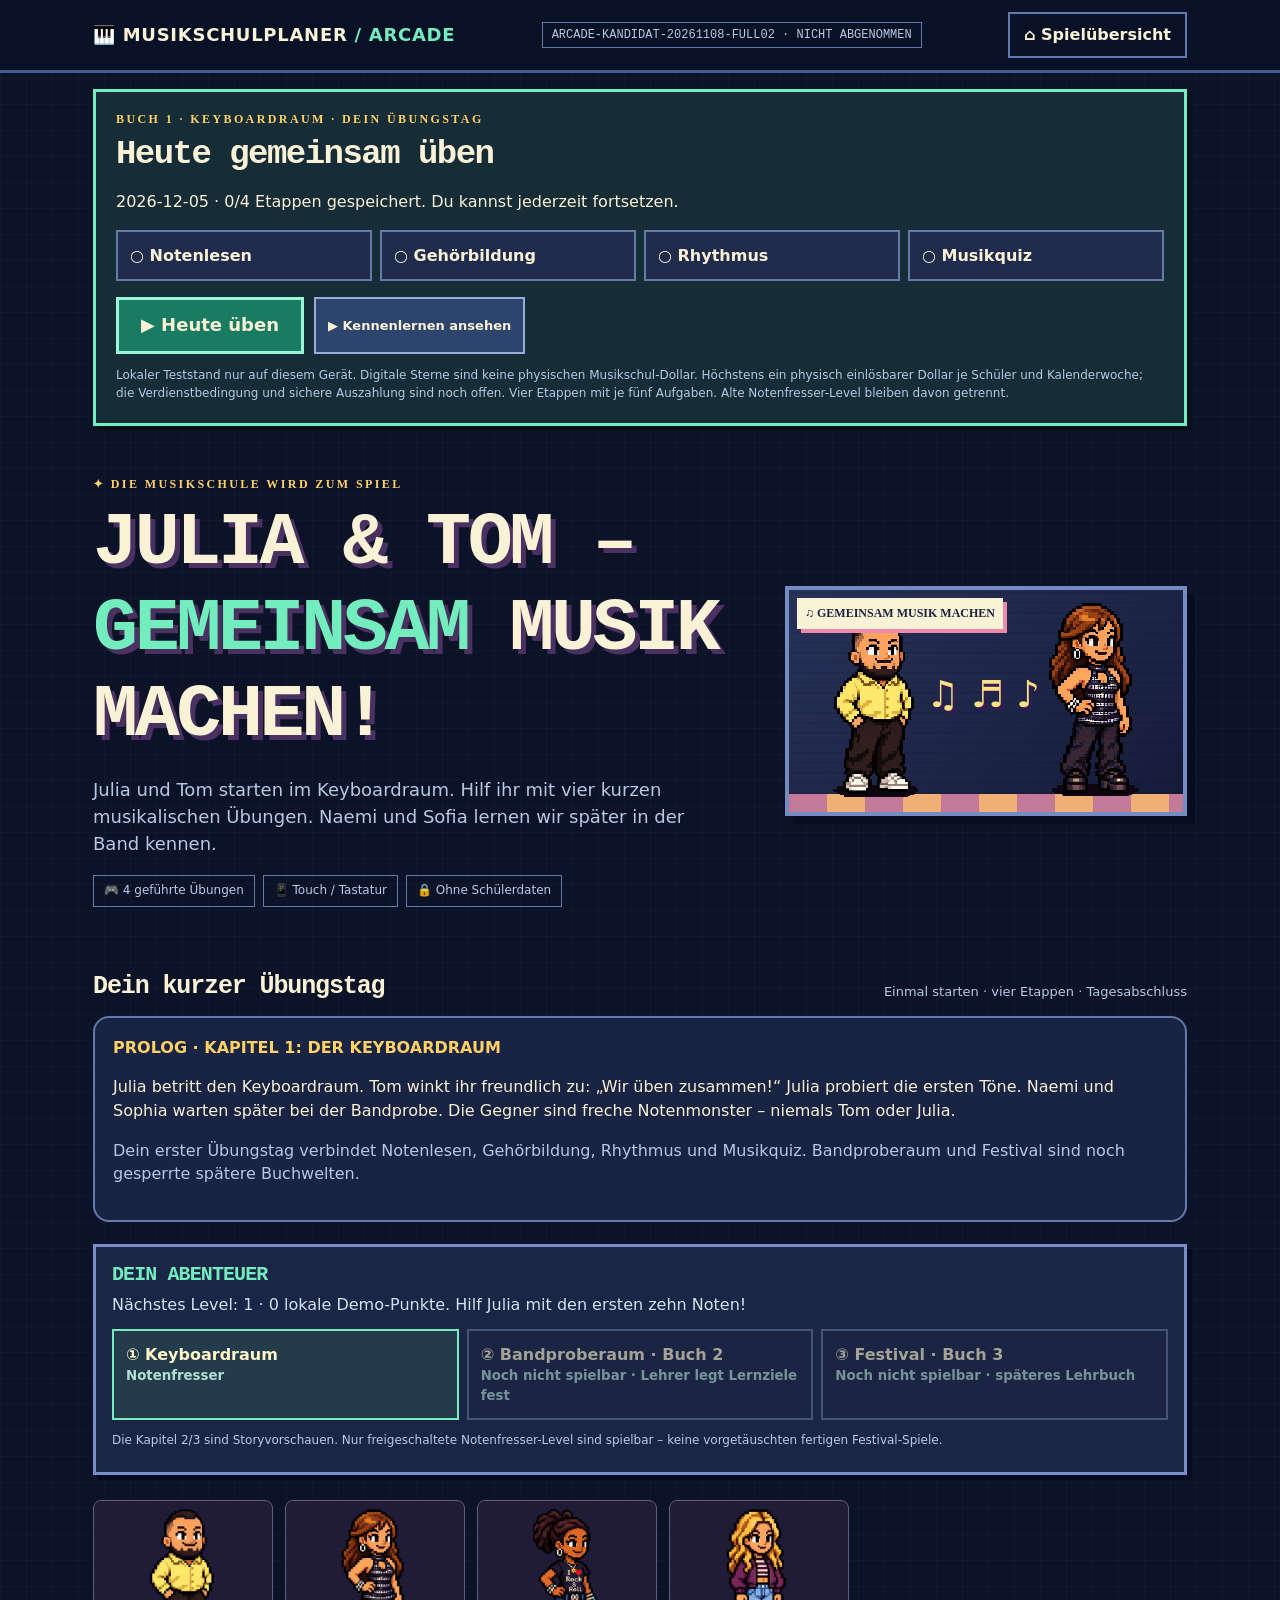
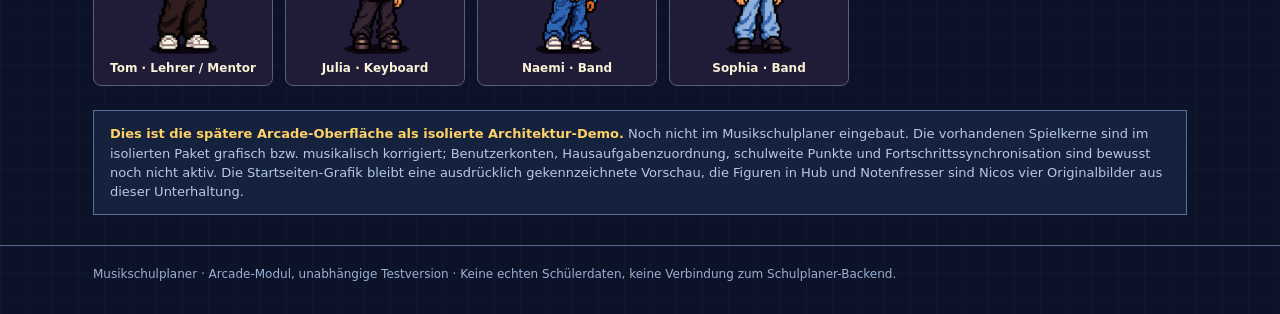
<file: v1.1-test/releases/full02-645f0573-pwa01/Arcade_Start.html>
<!doctype html><html lang="de"><head><meta charset="utf-8"><meta name="viewport" content="width=device-width, initial-scale=1"><title>Musikschulplaner – Arcade | Prototyp</title><style>
:root{color-scheme:dark;--bg:#0d1428;--panel:#1b2545;--muted:#b7c8e4;--gold:#ffd166;--mint:#73edbe;--pink:#ff88aa;--line:#6178b1;--ink:#faf2d6}*{box-sizing:border-box}body{margin:0;background:#0c1328;background-image:linear-gradient(#ffffff05 1px,transparent 1px),linear-gradient(90deg,#ffffff05 1px,transparent 1px);background-size:26px 26px;color:var(--ink);font:16px/1.48 system-ui,-apple-system,Segoe UI,sans-serif}button{font:inherit;color:inherit;cursor:pointer}button:focus-visible{outline:3px solid var(--gold);outline-offset:4px}.top{position:sticky;top:0;z-index:4;background:#0a1228ed;border-bottom:3px solid #425b93;backdrop-filter:blur(10px)}.wrap{max-width:1130px;margin:auto;padding:0 18px}.nav{min-height:70px;display:flex;align-items:center;justify-content:space-between;gap:12px}.brand{font-weight:900;letter-spacing:.04em;font-size:18px}.brand span{color:var(--mint)}.tag{border:1px solid var(--line);padding:5px 9px;color:var(--muted);font:12px ui-monospace,monospace}.home{background:transparent;border:2px solid var(--line);padding:9px 14px;font-weight:750}.home:hover,.home:focus-visible{background:#293862}.hero{padding:35px 0 20px;display:grid;grid-template-columns:1.25fr .75fr;gap:22px;align-items:center}h1,h2,h3{font-family:ui-monospace,SFMono-Regular,Consolas,monospace;letter-spacing:-.045em;line-height:1.15}h1{font-size:clamp(37px,6.6vw,75px);margin:9px 0 12px;text-shadow:5px 5px 0 #4a3161}h1 em{font-style:normal;color:var(--mint)}.lead{color:var(--muted);font-size:18px;max-width:600px}.heroart{position:relative;display:flex;align-items:center;justify-content:center;min-height:230px;background:linear-gradient(140deg,#273259,#151b39);border:4px solid #748bc4;box-shadow:8px 8px 0 #070e1f;overflow:hidden}.heroart:before{content:'';position:absolute;inset:0;background:repeating-linear-gradient(0deg,transparent 0 8px,#00000018 9px 10px);pointer-events:none}.heroart .sprites{font-size:76px;text-align:center;line-height:1.65;filter:drop-shadow(6px 6px #16132d)}.heroart .bubble{position:absolute;left:8px;right:auto;top:8px;z-index:3;max-width:78%;font:700 12px ui-monospace;background:var(--ink);color:#1a2340;padding:8px;box-shadow:4px 4px #ed8aab}.heroart .floor{position:absolute;bottom:0;inset-inline:0;height:18px;background:repeating-linear-gradient(90deg,#c37a98 0 38px,#f0af75 38px 76px)}.eyebrow{font:800 12px ui-monospace;letter-spacing:.2em;color:var(--gold)}.chips{display:flex;gap:8px;flex-wrap:wrap;margin:18px 0}.chip{padding:6px 10px;border:1px solid #627ca7;color:#b9cbea;font-size:12px}.sectionhead{display:flex;align-items:end;justify-content:space-between;gap:10px;flex-wrap:wrap;margin-top:28px}.sectionhead h2{font-size:25px;margin:0}.sectionhead p{color:var(--muted);margin:0;font-size:13px}.games{display:grid;grid-template-columns:repeat(4,minmax(0,1fr));gap:14px;margin:17px 0 32px}.game{display:flex;flex-direction:column;min-height:286px;text-align:left;border:3px solid var(--line);background:var(--panel);padding:0;box-shadow:5px 5px #050b1d;transition:transform .12s,box-shadow .12s}.game:hover{transform:translateY(-3px);box-shadow:5px 8px #050b1d}.visual{height:120px;display:grid;place-items:center;font-size:62px;border-bottom:3px solid var(--line);background:radial-gradient(circle at 70% 25%,#54446e,#202a51 60%)}.game:nth-child(2) .visual{background:radial-gradient(circle at 70% 25%,#375b74,#202a51 60%)}.game:nth-child(3) .visual{background:radial-gradient(circle at 70% 25%,#5b426e,#202a51 60%)}.game:nth-child(4) .visual{background:radial-gradient(circle at 70% 25%,#6b4f48,#202a51 60%)}.content{padding:14px;flex:1;display:flex;flex-direction:column;gap:8px}.num{font:700 11px ui-monospace;color:var(--mint)}h3{margin:0;font-size:21px}.description{color:var(--muted);font-size:13px;flex:1}.play{display:inline-block;color:var(--gold);font-weight:900;font-size:14px}.notice{border:1px solid #596e9c;background:#15223e;padding:13px 16px;color:var(--muted);font-size:13px;margin:16px 0 30px}.notice strong{color:var(--gold)}.player{margin-top:20px}.player[hidden],#catalog[hidden],.games[hidden]{display:none!important}.playerbar{display:flex;align-items:center;justify-content:space-between;gap:12px;flex-wrap:wrap;margin-bottom:10px;padding:11px 14px;background:#182342;border:2px solid var(--line)}.playerbar b{font-size:19px}.playerbar span{color:var(--muted);font-size:12px}.playframe{display:block;width:100%;height:clamp(540px,77vh,850px);border:3px solid #91a8dc;background:#0c1328}.fullscreen{background:#2d456d;border:2px solid #95add7;padding:9px 12px;font-size:13px;font-weight:750}.playerinfo{color:var(--muted);font-size:12px;margin:12px 0 28px}footer{border-top:1px solid #52618f;color:#9aafd2;padding:20px 0 30px;font-size:12px}.actions{display:flex;gap:10px;align-items:center}.subtitle{font:800 12px ui-monospace;color:var(--pink)}@media(max-width:900px){.games{grid-template-columns:repeat(2,minmax(0,1fr))}.hero{grid-template-columns:1fr}.heroart{min-height:160px}}@media(max-width:540px){.nav{min-height:67px}.brand{font-size:15px}.tag{display:none}.hero{padding:22px 0 6px}.heroart .sprites{font-size:60px}.games{gap:12px}.game{min-height:270px}.content{padding:11px}.visual{height:100px;font-size:48px}.description{font-size:12px}h3{font-size:18px}.playframe{height:80vh;min-height:570px}}

.real-sprites{padding-top:34px;display:flex;align-items:end;justify-content:center;gap:8px;width:100%;height:220px;padding:3px 8px 14px;position:relative;z-index:1}
.real-sprites img{height:195px;max-width:33%;width:auto;object-fit:contain;image-rendering:pixelated;filter:drop-shadow(4px 4px #14112b)}
.real-sprites img:first-child{height:180px}
.real-sprites span{font-size:37px;color:#ffe086;text-shadow:3px 3px #361b53;align-self:center}
.chapter-status{border:3px solid #778ec9;background:#1b2545;margin:10px 0 25px;padding:16px;box-shadow:5px 5px #060c1e}
.chapter-status h2{font-size:20px;margin:0 0 7px;color:#73edbe}
.chapter-status p{margin:6px 0;color:#d4e1f2}
.chapter-steps{display:grid;grid-template-columns:repeat(3,1fr);gap:8px;margin:12px 0}
.chapter{border:2px solid #73edbe;background:#243b4b;padding:12px;color:#fff5c9;font-weight:900}
.chapter small{display:block;font-weight:600;color:#b2dfd2}
.chapter.locked{opacity:.6;border-color:#63749b;background:#1c2443}
.chapter-status .story-warning{font-size:12px;color:#bbcae2}
@media(max-width:540px){.real-sprites{height:160px}.real-sprites img{height:150px}.real-sprites img:first-child{height:136px}.real-sprites span{font-size:22px}.chapter-steps{grid-template-columns:1fr}}
.real-sprites img{object-fit:contain;object-position:center bottom;border-radius:7px;filter:none;max-height:210px}
.gallery{display:flex;align-items:stretch;gap:12px;margin:12px 0 24px;flex-wrap:wrap}.gallery figure{flex:1;min-width:130px;max-width:180px;margin:0;padding:8px;background:#201c37;border:1px solid #615b7f;border-radius:8px;text-align:center}.gallery img{display:block;width:100%;height:145px;object-fit:contain;}.profile-button{display:block;width:100%;padding:0;background:transparent;border:0;color:inherit;cursor:pointer}.profile-button:focus-visible{outline:3px solid #ffd166}.profile-dialog{max-width:440px;width:calc(100% - 30px);background:#192849;color:#fff2cd;border:3px solid #a0bbf5;padding:16px;box-shadow:6px 6px #070e1f}.profile-dialog::backdrop{background:#070b1ac9}.profile-dialog img{display:block;max-height:260px;max-width:80%;object-fit:contain;margin:0 auto}.gallery figcaption{font-weight:700;font-size:12px;margin-top:6px}

.daily{border:3px solid #73edbe;background:#162c36;padding:20px;margin:16px 0;box-shadow:5px 5px #06101b}
.daily h2{margin:8px 0;font-size:clamp(25px,3.2vw,34px)}.daily-stages{display:grid;grid-template-columns:repeat(4,1fr);gap:8px;margin:16px 0}
.daily-stages span{display:block;background:#202b4e;border:2px solid #647aa8;padding:12px;font-weight:bold}.daily-stages .complete{border-color:#73edbe;color:#73edbe}
.daily-buttons{display:flex;gap:10px;flex-wrap:wrap;margin-top:12px}.daily-main{background:#197b61;border:3px solid #9af5d5;padding:12px 22px;font-size:18px;font-weight:850;min-height:52px}
.daily-small{color:#b8c9e2;font-size:12px;margin:13px 0 0}#daySummary{padding:12px;margin-top:13px;background:#243b4b;border:1px solid #a8dfb5}
#daySummary .celebration{display:flex;align-items:end;gap:14px;justify-content:center;min-height:105px;margin-bottom:9px;background:linear-gradient(90deg,#23304a,#3b3261,#23304a);border:2px solid #92dabd;overflow:hidden}
#daySummary .celebration img{height:96px;max-width:26%;width:auto;object-fit:contain;image-rendering:pixelated}
#daySummary .celebration img:first-child{animation:mentor-applause .48s steps(3) 4}
#daySummary .celebration img:last-child{animation:julia-joy .6s steps(3) 3}
#daySummary .celebration span{font:900 28px/1 ui-monospace,monospace;color:#fff0ab;animation:notes-bounce .65s ease-in-out 3 alternate}
#daySummary .summary-text{line-height:1.5;font-weight:650}
@keyframes mentor-applause{50%{transform:translateY(-10px) rotate(-3deg)}}
@keyframes julia-joy{50%{transform:translateY(-7px) rotate(3deg)}}
@keyframes notes-bounce{to{transform:translateY(-12px)}}
@media(prefers-reduced-motion:reduce){#daySummary .celebration *{animation:none!important}}
.story-curtain[hidden],#dailyNext[hidden],#daySummary[hidden]{display:none!important}.story-curtain{position:fixed;inset:0;z-index:40;overflow:auto;background:#090d22f5;display:grid;place-items:center;padding:15px}
.curtain-content{width:min(680px,100%);border:4px solid #ad98eb;background:#19213e;padding:18px;box-shadow:8px 8px #030718}.curtain-stage{height:260px;background:#242647;position:relative;overflow:hidden;border-bottom:18px solid #a15b6c}
.cinema-keyboard{position:absolute;bottom:0;left:3%;width:45%;z-index:1;background:linear-gradient(white 65%,#c4d3df 65%);border:7px solid #34445d;text-align:center;height:63px;color:#12151a;font-size:27px;overflow:hidden}.cinema-door{position:absolute;right:4%;top:14%;font-size:32px;opacity:0}.cinema-door span{display:block;font-size:12px}.cinema-notes{position:absolute;top:8%;left:18%;font-size:30px;color:#ffdf6b;animation:mentor-groove 1s infinite alternate}.curtain-stage img{position:absolute;bottom:0;height:210px;width:160px;object-fit:contain;image-rendering:pixelated}
#cinemaTom{left:7%;z-index:2;animation:mentor-groove 1.2s ease-in-out infinite alternate}#cinemaJulia{right:2%;opacity:0;animation:student-enter 1.5s ease-in-out both}
#cinemaWords{font-size:20px;min-height:54px;font-weight:700}.story-curtain.scene-2 .cinema-door{opacity:1}.story-curtain.scene-2 #cinemaJulia,.story-curtain.scene-3 #cinemaJulia,.story-curtain.scene-4 #cinemaJulia{opacity:1}.story-curtain.scene-3 .cinema-door,.story-curtain.scene-4 .cinema-door{opacity:0}.story-curtain.scene-highfive #cinemaJulia{right:25%}.story-curtain.scene-highfive #cinemaTom{left:22%}
@keyframes mentor-groove{to{transform:translateY(-10px) rotate(-2deg)}}@keyframes student-enter{from{transform:translateX(80%) scaleX(-1)}to{transform:translateX(0) scaleX(-1)}}
@media(max-width:640px){.daily-stages{grid-template-columns:repeat(2,1fr)}.curtain-stage{height:215px}.curtain-stage img{height:170px;width:126px}}
@media(prefers-reduced-motion:reduce){.curtain-stage img{animation:none!important}}

.curtain-stage .cinema-sheet{position:absolute;display:none;z-index:3;left:43%;bottom:58px;width:85px;height:60px;padding:6px;background:#fff6d4;border:3px solid #334866;color:#18213e;font:900 15px monospace;transform:rotate(-5deg)}
.story-curtain.scene-4 .cinema-sheet{display:block}
.story-curtain.scene-1 #cinemaJulia{display:none!important}
.story-curtain.scene-2 #cinemaJulia,.story-curtain.scene-3 #cinemaJulia,.story-curtain.scene-4 #cinemaJulia{transform:scaleX(-1)}
@media(max-width:640px){.curtain-stage .cinema-sheet{left:40%;bottom:48px;width:56px;height:45px;font-size:10px}}
[hidden]{display:none!important}.stage-result{position:fixed;inset:0;z-index:35;background:#080e22ed;display:grid;place-items:center;padding:18px}.stage-result>div{max-width:650px;width:100%;padding:25px;border:4px solid #79f5ba;background:#192343}.stage-result button{min-height:56px;margin:8px}.area-summary{padding:10px;border-bottom:1px solid #697bb8}.answer-error{color:#ffd2d2}

/* V1.1 mobile layout pilot – visual-only override; no scoring/gameplay edits. */

@media(max-width:850px){
  body:has(#player:not([hidden])){height:100%;overflow:hidden;display:flex;flex-direction:column}
  body:has(#player:not([hidden]))>.top{display:none}
  body:has(#player:not([hidden]))>main.wrap{flex:1;min-height:0;width:100%;max-width:none;padding:0;display:flex;flex-direction:column}
  body:has(#player:not([hidden])) #player{flex:1;min-height:0;margin:0;display:flex;flex-direction:column}
  body:has(#player:not([hidden])) .playerbar{margin:0;padding:3px 8px;min-height:37px;flex:0 0 auto;border-width:0 0 1px;gap:3px}
  body:has(#player:not([hidden])) .playerbar>div:first-child{display:none}
  body:has(#player:not([hidden])) .playerbar .actions{margin-left:auto;gap:5px}
  body:has(#player:not([hidden])) .playerbar button{font-size:12px;padding:4px 9px}
  body:has(#player:not([hidden])) .playframe{flex:1;height:auto!important;min-height:0!important;border:0}
  body:has(#player:not([hidden])) .playerinfo,body:has(#player:not([hidden]))>footer{display:none}
}

</style></head><body><header class="top"><div class="wrap nav"><div class="brand">🎹 MUSIKSCHULPLANER <span>/ ARCADE</span></div><span class="tag">ARCADE-KANDIDAT-20261108-FULL02 · NICHT ABGENOMMEN</span><button class="home" id="navHome" type="button">⌂ Spielübersicht</button></div></header><main class="wrap"><div id="catalog"><section class="daily" id="daily" aria-label="Geführter täglicher Übungsablauf">
<div class="eyebrow">BUCH 1 · KEYBOARDRAUM · DEIN ÜBUNGSTAG</div>
<h2>Heute gemeinsam üben</h2>
<p id="dailyText" aria-live="polite">Viermal fünf Aufgaben – danach ist dein Übungstag geschafft.</p>
<div id="dailyStages" class="daily-stages" role="list" aria-label="Übungsfolge"></div>
<div class="daily-buttons"><button type="button" id="dailyStart" class="daily-main">▶ Heute üben</button><button type="button" id="dailyReplay" class="fullscreen" hidden>↻ Noch einmal üben (ohne Bonus)</button><button type="button" id="showIntro" class="fullscreen">▶ Kennenlernen ansehen</button></div>
<p class="daily-small">Lokaler Teststand nur auf diesem Gerät. Digitale Sterne sind keine physischen Musikschul-Dollar. Höchstens ein physisch einlösbarer Dollar je Schüler und Kalenderwoche; die Verdienstbedingung und sichere Auszahlung sind noch offen. Vier Etappen mit je fünf Aufgaben. Alte Notenfresser-Level bleiben davon getrennt.</p>
<div id="daySummary" hidden role="status"></div>
</section>
<div id="storyCurtain" class="story-curtain" hidden role="dialog" aria-modal="true" aria-label="Kurzer animierter Storyeinstieg">
<div class="curtain-content"><span id="cinemaStep" class="eyebrow">PROLOG 1 / 4</span><div class="curtain-stage"><div class="cinema-door" aria-hidden="true">🚪 <span>TOCK TOCK</span></div><div class="cinema-notes" aria-hidden="true">♪ ♫ ♬</div><div class="cinema-sheet" role="img" aria-label="Notenblatt mit Übungsnoten">𝄞 ♩ ♩ ♪</div><div class="cinema-keyboard" aria-label="Keyboard mit sichtbaren Tasten">▮ ▯ ▮ ▯ ▮ ▯ ▮ ▯ ▮</div><img id="cinemaTom" src="tom_sprite.png" alt="Tom am Keyboard"><img id="cinemaJulia" src="julia_sprite.png" alt="Julia kommt zur Musikschule"></div><p id="cinemaWords" aria-live="polite">Tom spielt im Keyboardraum. Bunte Noten tanzen durch die Luft.</p><div class="daily-buttons"><button type="button" id="cinemaNext" class="daily-main">Weiter →</button><button type="button" id="cinemaSkip" class="fullscreen">Überspringen</button></div><p class="daily-small">Kurze animierte Einführung, keine Videodatei. Animation kann über Systemeinstellungen reduziert sein.</p></div>
</div><div class="hero"><div><div class="eyebrow">✦ DIE MUSIKSCHULE WIRD ZUM SPIEL</div><h1>JULIA &amp; TOM – <em>GEMEINSAM</em> MUSIK MACHEN!</h1><p class="lead">Julia und Tom starten im Keyboardraum. Hilf ihr mit vier kurzen musikalischen Übungen. Naemi und Sofia lernen wir später in der Band kennen.</p><div class="chips"><span class="chip">🎮 4 geführte Übungen</span><span class="chip">📱 Touch / Tastatur</span><span class="chip">🔒 Ohne Schülerdaten</span></div></div><div class="heroart" aria-label="Retro-Musikschul-Illustration"><span class="bubble">♫ GEMEINSAM MUSIK MACHEN</span><div class="real-sprites" aria-label="Die freigegebenen Pixel-Figuren Julia und Tom"><img src="tom_sprite.png" alt="Toms von Nico geliefertes Originalbild, gelbes Hemd"><span aria-hidden="true">♫ ♬ ♪</span><img src="julia_sprite.png" alt="Julias von Nico geliefertes Originalbild, glitzerndes Oberteil"></div><div class="floor"></div></div></div><div class="sectionhead"><h2>Dein kurzer Übungstag</h2><p>Einmal starten · vier Etappen · Tagesabschluss</p></div><section class="story-prolog" aria-label="Prolog zu Julias Musik-Abenteuer" style="border:2px solid #6178b1;border-radius:16px;padding:18px;margin:14px 0 22px;background:#192343"><b style="color:#ffd166">PROLOG · KAPITEL 1: DER KEYBOARDRAUM</b><p>Julia betritt den Keyboardraum. Tom winkt ihr freundlich zu: „Wir üben zusammen!“ Julia probiert die ersten Töne. Naemi und Sophia warten später bei der Bandprobe. Die Gegner sind freche Notenmonster – niemals Tom oder Julia.</p><p style="color:#b7c8e4">Dein erster Übungstag verbindet Notenlesen, Gehörbildung, Rhythmus und Musikquiz. Bandproberaum und Festival sind noch gesperrte spätere Buchwelten.</p></section><section class="chapter-status" aria-label="Dein lokaler Fortschritt"><h2>DEIN ABENTEUER</h2><p id="storyProgress" aria-live="polite">Noch keine Notenfresser-Level abgeschlossen. Starte im Keyboardraum!</p><div class="chapter-steps"><div class="chapter" data-chapter="1">① Keyboardraum <small>Notenfresser</small></div><div class="chapter locked" data-chapter="2">② Bandproberaum · Buch 2 <small>Noch nicht spielbar · Lehrer legt Lernziele fest</small></div><div class="chapter locked" data-chapter="3">③ Festival · Buch 3 <small>Noch nicht spielbar · späteres Lehrbuch</small></div></div><p class="story-warning">Die Kapitel 2/3 sind Storyvorschauen. Nur freigeschaltete Notenfresser-Level sind spielbar – keine vorgetäuschten fertigen Festival-Spiele.</p></section><section class="gallery" aria-label="Lerne die Figuren kennen"><figure><button type="button" class="profile-button" data-person="tom" aria-label="Tom kennenlernen"><img src="tom_sprite.png" alt="Tom mit gelbem Hemd"><figcaption>Tom · Lehrer / Mentor</figcaption></button></figure><figure><button type="button" class="profile-button" data-person="julia" aria-label="Julia kennenlernen"><img src="julia_sprite.png" alt="Julia im glitzernden Oberteil"><figcaption>Julia · Keyboard</figcaption></button></figure><figure><button type="button" class="profile-button" data-person="naemi" aria-label="Naemi kennenlernen"><img src="naemi_sprite.png" alt="Naemi im Rock-and-Roll-Shirt"><figcaption>Naemi · Band</figcaption></button></figure><figure><button type="button" class="profile-button" data-person="sophia" aria-label="Sophia kennenlernen"><img src="sophia_sprite.png" alt="Sophia mit lila Jacke"><figcaption>Sophia · Band</figcaption></button></figure></section><dialog id="profileDialog" class="profile-dialog" aria-label="Figurenkarte"><button type="button" id="closeProfile" class="fullscreen">Schließen ×</button><div id="profileContent"></div></dialog><section class="games" aria-label="Technische Einzelspiele (nicht für Kinder)" hidden><button type="button" class="game" data-kind="notes"><span class="visual" aria-hidden="true">🎼</span><span class="content"><span class="num">01 / KEYBOARDRAUM</span><h3>Notenfresser</h3><span class="description">Erkenne Noten, übe mit Julia und Tom und besiege den frechen Notenfresser.</span><span class="play">SPIEL STARTEN →</span></span></button><button type="button" class="game" data-kind="ear"><span class="visual" aria-hidden="true">🎧</span><span class="content"><span class="num">02 / FLUR</span><h3>Gehörbildung</h3><span class="description">Hör genau hin: Ist der zweite Ton höher, tiefer oder gleich?</span><span class="play">SPIEL STARTEN →</span></span></button><button type="button" class="game" data-kind="rhythm"><span class="visual" aria-hidden="true">🥁</span><span class="content"><span class="num">04 / BANDPROBE</span><h3>Rhythmus</h3><span class="description">Klopfe vier gleichmäßige Schläge und rette die Bandprobe.</span><span class="play">SPIEL STARTEN →</span></span></button><button type="button" class="game" data-kind="quiz"><span class="visual" aria-hidden="true">🎹</span><span class="content"><span class="num">05 / BANDRAUM</span><h3>Musikquiz</h3><span class="description">Zehn musikalische Fragen statt einer langweiligen Theorie-Stunde.</span><span class="play">SPIEL STARTEN →</span></span></button></section><aside class="notice"><strong>Dies ist die spätere Arcade-Oberfläche als isolierte Architektur-Demo.</strong> Noch nicht im Musikschulplaner eingebaut. Die vorhandenen Spielkerne sind im isolierten Paket grafisch bzw. musikalisch korrigiert; Benutzerkonten, Hausaufgabenzuordnung, schulweite Punkte und Fortschrittssynchronisation sind bewusst noch nicht aktiv. Die Startseiten-Grafik bleibt eine ausdrücklich gekennzeichnete Vorschau, die Figuren in Hub und Notenfresser sind Nicos vier Originalbilder aus dieser Unterhaltung.</aside></div><section class="player" id="player" hidden><div class="playerbar"><div><div class="subtitle" id="location">KAPITEL</div><b id="gameTitle">Spiel</b><div><span id="gameDesc">Testversion</span></div></div><div class="actions"><button type="button" class="fullscreen" id="reload">↻ Neustart</button><button type="button" class="fullscreen" id="back">← Arcade</button></div></div><iframe id="frame" class="playframe" title="Musik-Arcade-Spiel" sandbox="allow-scripts allow-same-origin" allow="autoplay" loading="eager"></iframe><p class="playerinfo">Pause, Rückkehr und Neuladen erhalten den Tagesversuch im selben Browserprofil, sofern Speicherung erlaubt ist. Klassische Level und ihre Prämien bleiben getrennt (kein Kontosync). Audio benötigt eventuell eine erste Berührung im Spiel.</p></section><section id="stageResult" class="stage-result" hidden role="dialog" aria-modal="true" aria-labelledby="stageTitle"><div><h2 id="stageTitle">Super gemacht!</h2><p id="stageScore"></p><button type="button" id="dailyNext" class="daily-main" hidden>Weiter zur Gehörbildung</button><button type="button" id="stagePause" class="fullscreen">Pause · zurück zur Arcade</button></div></section></main><footer><div class="wrap">Musikschulplaner · Arcade-Modul, unabhängige Testversion · Keine echten Schülerdaten, keine Verbindung zum Schulplaner-Backend.</div></footer><script src="arcade_day.js"></script><script>
'use strict';
const ARCADE_SAVE='lohnemusik.arcade.notenfresser.v3';
function updateStoryProgress(fresh){let p=fresh;try{if(!p)p=JSON.parse(localStorage.getItem(ARCADE_SAVE)||'null')}catch(e){};
 const level=Math.max(1,Math.floor(Number(p&&((p.level)||(p.unlocked)))||1));const points=Math.max(0,Math.floor(Number(p&&p.points)||0));
 document.getElementById('storyProgress').textContent='Nächstes Level: '+level+' · '+points+' lokale Demo-Punkte. '+(level>1?'Julia und Tom haben '+(level-1)+' Level geschafft!':'Hilf Julia mit den ersten zehn Noten!');
 for(const el of document.querySelectorAll('[data-chapter]')){let c=Number(el.dataset.chapter);let unlocked=c===1; /* Buchwelten nie durch bloße Noten-Level freischalten */el.classList.toggle('locked',!unlocked);el.setAttribute('aria-label','Kapitel '+c+' – '+(unlocked?'erreicht':'noch nicht erreicht'));}
}
window.addEventListener('message',event=>{const f=document.getElementById('frame');if(event.source!==f.contentWindow||!event.data||event.data.type!=='notenfresser-progress')return;updateStoryProgress(event.data)});
const catalog=document.getElementById('catalog'),player=document.getElementById('player'),frame=document.getElementById('frame');
const games={notes:{file:'Notenfresser.html',label:'Notenfresser',location:'01 · KEYBOARDRAUM',desc:'Notenfresser v0.5 · eigener Spielkern'},ear:{file:'Drei_Musikspiele.html',label:'Gehörbildung',location:'BUCH 1 · KEYBOARDRAUM',desc:'Hören und vergleichen · erster Prototyp'},rhythm:{file:'Drei_Musikspiele.html',label:'Rhythmus',location:'BUCH 1 · KEYBOARDRAUM',desc:'Rhythmus mit zehn abschließbaren Übungen · integrierter Lernkern'},quiz:{file:'Drei_Musikspiele.html',label:'Musikquiz',location:'BUCH 1 · KEYBOARDRAUM',desc:'Musiktheorie · erster Prototyp'}};
let selected=null;
function openGame(kind){const game=games[kind];if(!game)return;selected=kind;player.inert=false;document.getElementById('gameTitle').textContent=game.label;document.getElementById('location').textContent=game.location;document.getElementById('gameDesc').textContent=game.desc;catalog.hidden=true;player.hidden=false;document.getElementById('navHome').hidden=routineMode;document.getElementById('reload').hidden=routineMode;frame.src=game.file+(kind==='notes'?(routineMode?'?arcade_daily=1':''):'?arcade_mode='+encodeURIComponent(kind)+(routineMode?'&arcade_daily=1':'')+'#'+kind);window.scrollTo(0,0)}
window.addEventListener('message',event=>{if(event.source!==frame.contentWindow||!event.data||event.data.type!=='arcade-request-home')return;if(event.data.runId&&attempt&&event.data.runId!==attempt.id)return;closeGame()});
window.arcadeGoHome=closeGame;function closeGame(){saveSession();player.inert=false;routineMode=false;replayMode=false;document.getElementById('stageResult').hidden=true;document.getElementById('dailyNext').hidden=true;document.getElementById('navHome').hidden=false;selected=null;frame.removeAttribute('src');player.hidden=true;catalog.hidden=false;updateStoryProgress();showDay();window.scrollTo(0,0)}
// Einzelspiele nur als separate Entwicklertests; in Buch 1 nicht als Kinderkacheln starten.
document.getElementById('back').addEventListener('click',closeGame);document.getElementById('navHome').addEventListener('click',closeGame);document.getElementById('reload').addEventListener('click',()=>{if(selected)openGame(selected)});
updateStoryProgress();
// For non-notes games, the existing app is mounted untouched. Hash-driven selection
// is an optional, backwards-compatible enhancement made to its own copied file.

// Classroom daily route: same single iframe reused; no nested windows or child navigation loops.
const DAY_SAVE='lohnemusik.arcade.tagesroutine.v1',SESSION_SAVE='lohnemusik.arcade.full02.session.v1';
const dayNames={notes:'Notenlesen',ear:'Gehörbildung',rhythm:'Rhythmus',quiz:'Musikquiz'};
const dayDate=()=>{const p=new Intl.DateTimeFormat('en-GB',{timeZone:'Europe/Berlin',year:'numeric',month:'2-digit',day:'2-digit'}).formatToParts(new Date());const get=t=>p.find(x=>x.type===t).value;return get('year')+'-'+get('month')+'-'+get('day');};
let routineMode=false,replayMode=false,replayIndex=0,replayResults={},currentDay,attempt=null,storageWarning='',daySaveTarget=DAY_SAVE,dayStore={version:1,stars:0,days:{},introSeen:false},cinemaIndex=0,cinemaForDaily=false;
function readStore(){try{const text=localStorage.getItem(DAY_SAVE);let raw=null;try{raw=JSON.parse(text||'null')}catch(e){}const valid=o=>o&&o.version===1&&o.days&&typeof o.days==='object'&&!Array.isArray(o.days);if(valid(raw)){daySaveTarget=DAY_SAVE;dayStore={...raw,stars:Math.max(0,Number(raw.stars)||0)}}else if(text){daySaveTarget=DAY_SAVE+'.full02-recovery';storageWarning='Alter Speicherstand ist nicht lesbar. Er bleibt unverändert; FULL02 nutzt einen getrennten Wiederherstellungsstand.';let recovery=null;try{recovery=JSON.parse(localStorage.getItem(daySaveTarget)||'null')}catch(e){}if(valid(recovery))dayStore=recovery}}catch(e){storageWarning='Speicherung ist gesperrt. Bitte dieses Fenster offen lassen.'}}
function saveSession(){if(!attempt)return;try{localStorage.setItem(SESSION_SAVE,JSON.stringify(attempt))}catch(e){storageWarning='Speicherung blockiert: dieser Versuch bleibt nur im offenen Fenster erhalten.';document.getElementById('gameDesc').textContent=storageWarning}}
function saveDay(){try{localStorage.setItem(daySaveTarget,JSON.stringify(dayStore))}catch(e){storageWarning='Speicherung blockiert: dein Ergebnis bleibt nur im offenen Fenster erhalten.'}}
function loadDay(){readStore();try{attempt=ArcadeDay.validSession(JSON.parse(localStorage.getItem(SESSION_SAVE)||'null'))}catch(e){storageWarning='Wiederaufnahme nicht lesbar. Gespeicherte Tagesergebnisse bleiben erhalten.'}
 const today=dayDate();if(attempt&&(attempt.date>today||attempt.finished))attempt=null;
 const date=attempt?attempt.date:today;currentDay=ArcadeDay.validDay(dayStore.days[date],date);
 if(attempt&&attempt.mode==='daily'){for(const k of ArcadeDay.stages){const r=attempt.results[k];if(r&&!currentDay.results[k]){try{commitDay(k,r)}catch(e){break}}}attempt.results={...currentDay.results}}
 showDay();}
function commitDay(kind,r){readStore();const latest=ArcadeDay.validDay(dayStore.days[currentDay.date],currentDay.date);if(Object.keys(latest.results).length>Object.keys(currentDay.results).length)currentDay=latest;
 const saved=ArcadeDay.record(currentDay,kind,r.hits,r.total,r.answers);if(!saved.changed)return;
 currentDay=saved.day;dayStore.days[currentDay.date]=currentDay;if(currentDay.done)dayStore.stars=Math.max(0,Number(dayStore.stars)||0)+1;saveDay();}
function appendSummary(box,day,isReplay=false){const summary=ArcadeDay.summary(day);box.replaceChildren();
 const celebration=document.createElement('div');celebration.className='celebration';celebration.setAttribute('aria-label','Tom applaudiert, Julia freut sich');
 const tom=document.createElement('img');tom.src='tom_sprite.png';tom.alt='Tom jubelt';const notes=document.createElement('span');notes.textContent='♫ ✨ ♬';const julia=document.createElement('img');julia.src='julia_sprite.png';julia.alt='Julia freut sich';celebration.append(tom,notes,julia);box.append(celebration);
 const head=document.createElement('h3');head.textContent=(isReplay?'Deine freiwillige Wiederholung: ':'Geschafft! ')+summary.hits+' von '+summary.total+' richtig';box.append(head);
 for(const area of summary.areas){const section=document.createElement('section');section.className='area-summary';const title=document.createElement('strong');title.textContent=area.name+': '+area.hits+' richtig · '+area.wrong+' noch üben';section.append(title);
  if(area.answers){for(const answer of area.answers.filter(a=>!a.ok)){const detail=document.createElement('p');detail.className='answer-error';detail.textContent=(answer.prompt||'Aufgabe')+' — deine Antwort: '+(answer.chosen||'keine')+'; passend: '+(answer.expected||'siehe Aufgabe')+(answer.detail?' · '+answer.detail:'');section.append(detail)}}else{const info=document.createElement('p');info.textContent='Historischer Ergebnisstand: Einzelantworten wurden damals nicht gespeichert.';section.append(info)}box.append(section)}
 const tip=document.createElement('p');tip.className='summary-text';tip.textContent=(summary.perfect?'Das kannst du schon: alle vier Bereiche in diesem Lauf fehlerfrei! ':'Das kannst du schon: '+summary.bestAreas.join(', ')+'. Empfehlung für '+summary.practice+': ')+summary.tip+' '+(isReplay?'Wiederholung ohne neue Prämie. Originalergebnis unverändert.':'Heute: '+day.stars+' digitaler Übungsstern; insgesamt '+dayStore.stars+'.')+' Keine physischen Dollar verbucht.';box.append(tip);}
function showDay(){if(!currentDay)return;const next=ArcadeDay.next(currentDay),status=document.getElementById('dailyStages');status.replaceChildren();
 for(const stage of ArcadeDay.stages){const span=document.createElement('span');span.setAttribute('role','listitem');const r=currentDay.results[stage];span.className=r?'complete':'';span.textContent=(r?'✓ ':'○ ')+dayNames[stage]+(r?' · '+r.hits+'/'+r.total:'');status.append(span)}
 const resume=attempt&&!attempt.finished,partial=resume&&next&&attempt.progress[next]&&attempt.progress[next].answers?attempt.progress[next].answers.length:0;document.getElementById('dailyStart').textContent=resume&&attempt.mode==='replay'?'▶ Wiederholung fortsetzen':next?'▶ '+(next==='notes'&&!partial?'Heute üben':'Fortsetzen: '+dayNames[next]+(partial?' ('+partial+'/5)':'')):resume?'▶ Abschluss ansehen':'✓ Übungstag abgeschlossen';document.getElementById('dailyStart').disabled=!next&&!resume;
 document.getElementById('dailyReplay').hidden=!currentDay.done||!!resume;
 if(currentDay.done){document.getElementById('daySummary').hidden=false;appendSummary(document.getElementById('daySummary'),currentDay);document.getElementById('dailyText').textContent='Originalergebnis gespeichert. Freiwillige Wiederholung ohne neue Tages-/Wochenprämie.'}
 else{document.getElementById('daySummary').hidden=true;document.getElementById('dailyText').textContent=currentDay.date+' · '+Object.keys(currentDay.results).length+'/4 Etappen gespeichert. Du kannst jederzeit fortsetzen.'}
 if(storageWarning)document.getElementById('dailyText').textContent+=' '+storageWarning;}
function ensureAttempt(){if(!attempt){if(!currentDay.done&&Object.values(currentDay.results).some(r=>r.total===10)){dayStore.archivedLegacyDays=dayStore.archivedLegacyDays||{};dayStore.archivedLegacyDays[currentDay.date]=dayStore.archivedLegacyDays[currentDay.date]||currentDay;currentDay=ArcadeDay.fresh(currentDay.date);dayStore.days[currentDay.date]=currentDay;saveDay()}
 attempt=ArcadeDay.session(currentDay.date,'daily',currentDay.results);saveSession()}replayMode=attempt.mode==='replay';}
function resultWindow(stage){const r=attempt.results[stage];if(!r)return;document.getElementById('stageTitle').textContent='Super gemacht! '+dayNames[stage]+' geschafft.';document.getElementById('stageScore').textContent=r.hits+' von '+r.total+' richtig. '+(attempt.mode==='replay'?'Freiwillige Wiederholung – dein Original bleibt erhalten.':(storageWarning?'Ergebnis bleibt vorerst in diesem Fenster.':'Dein Ergebnis ist gespeichert.'));
 const i=ArcadeDay.stages.indexOf(stage),next=ArcadeDay.stages[i+1];document.getElementById('dailyNext').textContent=next?'Weiter '+({ear:'zur Gehörbildung',rhythm:'zum Rhythmus',quiz:'zum Musikquiz'}[next]):'Tagesübung abschließen';document.getElementById('dailyNext').hidden=false;document.getElementById('stageResult').hidden=false;player.inert=true;document.getElementById('dailyNext').focus();}
function completeAttempt(){if(attempt.mode==='replay'){const repeat={date:attempt.date,results:attempt.results,done:true,stars:0};dayStore.repeatHistory=dayStore.repeatHistory||{};const history=dayStore.repeatHistory[attempt.date]||[];if(!history.some(r=>r.id===attempt.id)){history.push({...repeat,id:attempt.id});dayStore.repeatHistory[attempt.date]=history;saveDay()}appendSummary(document.getElementById('daySummary'),repeat,true)}attempt.finished=true;saveSession();closeGame();if(attempt.mode==='replay')appendSummary(document.getElementById('daySummary'),{date:attempt.date,results:attempt.results,done:true,stars:0},true);document.getElementById('daily').scrollIntoView();attempt=null;}
function openNextDayStage(){ensureAttempt();if(attempt.pending){routineMode=true;resultWindow(attempt.pending);return}const stage=ArcadeDay.stages.find(k=>!attempt.results[k]);if(!stage){completeAttempt();return}
 routineMode=true;document.getElementById('stageResult').hidden=true;document.getElementById('dailyNext').hidden=true;openGame(stage);document.getElementById('gameDesc').textContent='Fünf Aufgaben · Fortschritt wird nach jeder Antwort gesichert';}
function sendContext(){if(!attempt||!selected||!routineMode||typeof frame.contentWindow.postMessage!=='function')return;frame.contentWindow.postMessage({type:'arcade-restore',kind:selected,runId:attempt.id,progress:attempt.progress[selected]||null},'*');}
frame.addEventListener('load',sendContext);
function introStep(){const t=[
 'Tom spielt am Keyboard. Bunte Noten tanzen über die Tasten.',
 'Klopf, klopf! Julia öffnet die Tür. Tom erschrickt – und freut sich!',
 'Julia: „Ich will Keyboard lernen und Rockstar werden!“ Tom: „Ich helfe dir. Gemeinsam schaffen wir das!“',
 'Tom legt ein Notenblatt auf. Julia: „Puh, die Noten sehen schwierig aus. Könnt ihr mir helfen?“'];
 const curtain=document.getElementById('storyCurtain');for(const cl of ['scene-1','scene-2','scene-3','scene-4'])curtain.classList.remove(cl);curtain.classList.add('scene-'+(cinemaIndex+1));curtain.classList.toggle('scene-highfive',cinemaIndex===2);document.getElementById('cinemaStep').textContent='PROLOG '+(cinemaIndex+1)+' / 4';document.getElementById('cinemaWords').textContent=t[cinemaIndex];document.getElementById('cinemaNext').textContent=cinemaIndex===3?'Übung starten →':'Weiter →';}
function introFinish(){document.getElementById('storyCurtain').hidden=true;dayStore.introSeen=true;if(cinemaForDaily)dayStore.lastGreeting=currentDay.date;saveDay();if(cinemaForDaily)openNextDayStage();cinemaForDaily=false;}
document.getElementById('cinemaNext').addEventListener('click',()=>{if(cinemaIndex===3)introFinish();else{cinemaIndex++;introStep()}});
document.getElementById('cinemaSkip').addEventListener('click',introFinish);
function introStart(startDay){cinemaForDaily=startDay;cinemaIndex=0;introStep();document.getElementById('storyCurtain').hidden=false;document.getElementById('cinemaNext').focus()}
document.getElementById('showIntro').addEventListener('click',()=>introStart(false));
function shortDayGreeting(){
 cinemaForDaily=true;cinemaIndex=3;introStep();
 const prior=Object.values(dayStore.days).filter(d=>d&&d.done&&d.date!==currentDay.date).length;
 document.getElementById('cinemaStep').textContent='ÜBETAG '+(prior+1);
 document.getElementById('cinemaWords').textContent='Juhu, du bist wieder da! Ich freue mich auf unseren nächsten Übetag. Komm, wir üben gemeinsam!';
 document.getElementById('storyCurtain').hidden=false;document.getElementById('cinemaNext').focus();
}
document.getElementById('dailyStart').addEventListener('click',()=>{if(!ArcadeDay.next(currentDay)&&!attempt)return;ensureAttempt();if(attempt.pending){openNextDayStage();return}if(!dayStore.introSeen)introStart(true);else if(dayStore.lastGreeting!==currentDay.date)shortDayGreeting();else openNextDayStage()});
document.getElementById('dailyNext').addEventListener('click',()=>{if(!attempt||!attempt.pending)return;attempt.pending=null;saveSession();openNextDayStage()});
document.getElementById('stagePause').addEventListener('click',closeGame);
document.getElementById('dailyReplay').addEventListener('click',()=>{if(!currentDay.done)return;attempt=ArcadeDay.session(currentDay.date,'replay');saveSession();openNextDayStage()});
window.addEventListener('message',event=>{if(event.source!==frame.contentWindow||!routineMode||!selected||!attempt||!event.data)return;const r=event.data;if(r.kind!==selected)return;
 if(r.type==='arcade-ready'){sendContext();return}if(r.runId&&r.runId!==attempt.id)return;
 if(r.type==='arcade-stage-progress'){if(r.progress&&Array.isArray(r.progress.answers)&&r.progress.answers.length<=5){attempt.progress[selected]=r.progress;saveSession()}return}
 if(r.type!=='arcade-round-finished'||!ArcadeDay.stages.includes(r.kind)||r.total!==5||attempt.results[r.kind])return;
 try{const checked=ArcadeDay.record({date:attempt.date,results:attempt.results,done:false,stars:0},r.kind,r.hits,r.total,r.answers);if(!checked.changed)return;attempt.results=checked.day.results;attempt.pending=r.kind;saveSession();
  if(attempt.mode==='daily')commitDay(r.kind,attempt.results[r.kind]);showDay();resultWindow(r.kind);
 }catch(e){console.warn('Übungstag: Ergebnis nicht übernommen',e.message)}
});
const figureTexts={
 tom:['Tom','Hallo! Ich bin Tom, dein Keyboard- und Klavierlehrer. Gemeinsam entdecken wir die Welt der Musik. Ich freue mich auf unser Abenteuer!'],
 julia:['Julia','Hi, ich bin Julia! Mein größter Traum ist es, ein Rockstar zu werden. Dafür muss ich noch viel lernen. Hilfst du mir dabei?'],
 naemi:['Naemi','Hallo, ich bin Naemi und spiele Geige! Wir lernen uns später kennen. Ich freue mich schon darauf, mit Julia bei Backstage zu spielen!'],
 sophia:['Sofia','Hey, ich bin Sofia und spiele Gitarre! Wir sehen uns später bei Backstage. Bis dahin üben wir fleißig. Ich freue mich auf dich!']
};
for(const b of document.querySelectorAll('[data-person]'))b.addEventListener('click',()=>{
 const key=b.dataset.person,item=figureTexts[key];if(!item)return;
 const host=document.getElementById('profileContent');host.replaceChildren();
 const image=document.createElement('img');image.src=key+'_sprite.png';image.alt=item[0];
 const heading=document.createElement('h2');heading.textContent=item[0];
 const paragraph=document.createElement('p');paragraph.textContent=item[1];
 host.append(image,heading,paragraph);
 document.getElementById('profileDialog').showModal();
});
document.getElementById('closeProfile').addEventListener('click',()=>document.getElementById('profileDialog').close());
loadDay();
</script></body></html>
</file>
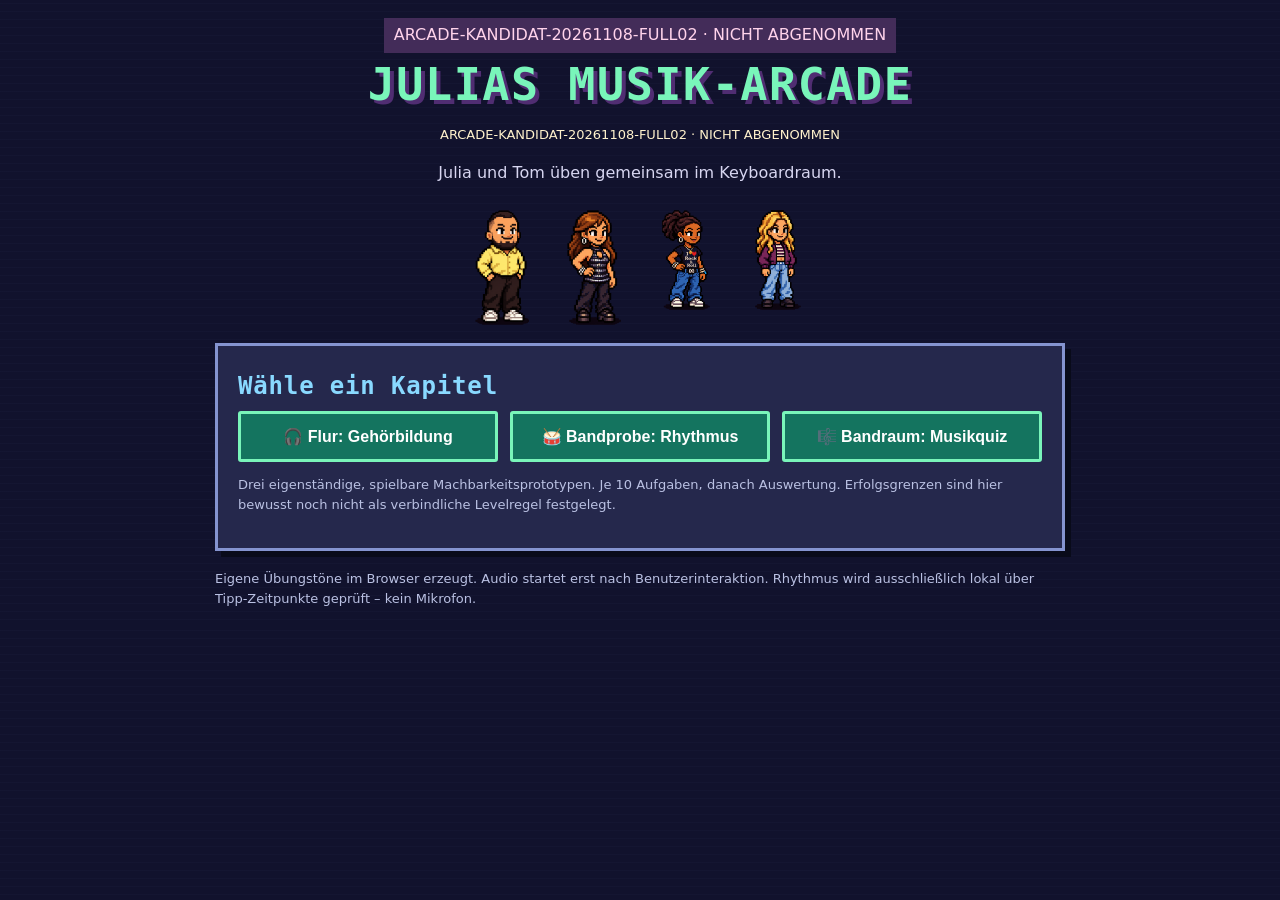
<file: v1.1-test/releases/full02-645f0573-pwa01/Drei_Musikspiele.html>
<!doctype html><html lang="de"><head><meta charset="utf-8"><meta name="viewport" content="width=device-width,initial-scale=1"><title>Julias Musik-Arcade – drei Spielprototypen</title><style>
:root{--bg:#12112a;--card:#25284c;--ink:#fff2cd;--mint:#79f5ba;--pink:#ff86b3;--blue:#89d9ff;--border:#8594d0}*{box-sizing:border-box}body{margin:0;color:var(--ink);background:repeating-linear-gradient(0deg,#11122d 0,#11122d 7px,#171936 8px);font:16px/1.55 system-ui,sans-serif;padding:18px}.shell{max-width:850px;margin:auto}header{text-align:center;margin-bottom:24px}h1,h2{font-family:ui-monospace,monospace;letter-spacing:.035em;line-height:1.2}h1{font-size:clamp(27px,6vw,45px);color:var(--mint);text-shadow:4px 4px #502d72;margin:5px 0}h2{color:var(--blue);margin:6px 0 10px}.sub{color:#d7d6f1}.panel{background:var(--card);border:3px solid var(--border);box-shadow:6px 6px 0 #090b1a;padding:20px;margin:18px 0}.grid{display:grid;grid-template-columns:repeat(auto-fit,minmax(195px,1fr));gap:12px}button{border:3px solid #ccd5ff;background:#374d81;color:white;font-size:16px;font-weight:750;border-radius:3px;padding:12px 16px;cursor:pointer;min-height:51px;touch-action:manipulation}button:hover:not(:disabled),button:focus-visible{background:#536cad;outline:2px solid var(--mint);outline-offset:2px}button:disabled{opacity:.48;cursor:default}button.primary{background:#14745f;border-color:#79f5ba}button.hot{background:#824168;border-color:#ff86b3}button.quiz-choice{text-align:left;width:100%}.muted{color:#bac1e3}.tiny{font-size:13px}.stat{display:flex;flex-wrap:wrap;gap:12px;margin:12px 0}.stat span{padding:7px 10px;background:#121b3b;border:1px solid #6575b2}#message{font-size:18px;min-height:2em;color:var(--mint);font-weight:750}.keys{display:flex;flex-wrap:wrap;gap:9px}.keys button{min-width:75px;flex:1}.hide{display:none!important}.row{display:flex;flex-wrap:wrap;gap:10px;align-items:center}.bars{display:flex;justify-content:center;align-items:end;gap:8px;min-height:110px;padding:15px;background:#11152c;border:2px solid #59689e}.beat{height:70px;width:12%;max-width:70px;background:#52749b;border:3px solid #adc9fa;transition:background .1s,transform .1s}.beat.active{background:var(--mint);transform:translateY(-10px)}.rhythm-notation{display:flex;justify-content:space-around;gap:8px;padding:6px 0;color:#fff2cd;font:800 clamp(18px,3vw,25px) ui-monospace,monospace}.rhythm-notation span{min-width:50px;text-align:center}.badge{display:inline-block;background:#432c59;color:#ffd3eb;padding:5px 10px}.story{background:#342342;border-left:5px solid var(--pink);padding:12px;margin:10px 0}.screen{min-height:95px}.scoregood{color:var(--mint)}.scorebad{color:var(--pink)}.controlwrap{display:grid;grid-template-columns:1fr auto;gap:12px;align-items:center}@media(max-width:520px){.panel{padding:13px}.controlwrap{grid-template-columns:1fr}button{padding:11px}}
 .daily-mode .original-cast img:nth-child(n+3){display:none}.daily-mode header{margin-bottom:3px}.daily-mode .original-cast{margin:3px auto}.daily-mode .original-cast img{height:84px;width:62px}.daily-mode .panel{margin:8px 0;padding:12px}.daily-mode .sub{display:none} .original-cast{display:flex;gap:10px;justify-content:center;margin:12px auto}.original-cast img{height:115px;width:82px;object-fit:contain;object-position:center bottom;border:0}.original-cast img:nth-child(3),.original-cast img:nth-child(4){height:100px}
 
.daily-mode .original-cast.good img:first-child{animation:coachYes .6s 1}
.daily-mode .original-cast.good img:nth-child(2){animation:studentYes .6s 1}
.daily-mode .original-cast.encourage img:first-child{animation:coachHelp .5s 1}
@keyframes coachYes{50%{transform:translateY(-11px)}}@keyframes studentYes{50%{transform:translateY(-7px)}}@keyframes coachHelp{50%{transform:rotate(-3deg)}}
@media(prefers-reduced-motion:reduce){.daily-mode .original-cast img{animation:none!important}}

.beat.early{background:#f6bb63;border-color:#fff0bb}.beat.late{background:#f59cab;border-color:#ffd4dc}.beat.onbeat{background:#79f5ba;border-color:#d1ffe9}
#message.scoregood{color:#a9ffd3;background:#123d32;padding:8px}#message.scorebad{color:#ffd4da;background:#601a29;padding:8px}.beat.early,.beat.late{background:#9d2238;border-color:#ffd4da;color:#fff}.beat.onbeat{background:#176342;color:#fff}.beat{height:auto;min-height:95px;width:auto;max-width:none;font-size:12px;padding:4px}.bars{display:grid;grid-template-columns:repeat(8,minmax(0,1fr));align-items:stretch;gap:4px;padding:6px}.beat span{display:block}.beat.active{outline:3px solid #ffe088;transform:none}.rhythm-notation{display:block;font-size:18px}.daily-mode #home,.daily-mode #endhome,.daily-mode #restart{display:none}.beat.rest{background:#31374b} .beat.onbeat.active{background:#176342}

/* V1.1 mobile layout pilot – visual-only override; no scoring/gameplay edits. */

@media(max-width:850px){
 .daily-mode{padding:5px}
 .daily-mode header{display:none}
 .daily-mode .original-cast{margin:0 auto 3px}
 .daily-mode .original-cast img{height:clamp(40px,9dvh,60px);width:auto}
 .daily-mode .panel{margin:4px 0;padding:6px;box-shadow:none}
 .daily-mode .story{padding:4px;margin:3px 0}
 .daily-mode .stat{gap:4px;margin:4px 0}
 .daily-mode .stat span{padding:2px 5px;font-size:11px}
 .daily-mode h2{font-size:clamp(17px,4vw,23px);margin:3px 0}
 .daily-mode button{min-height:39px;padding:7px 9px}
 .daily-mode .bars{min-height:65px}
 .daily-mode .beat{min-height:60px}
}

</style></head><body><div class="shell"><header><div class="badge">ARCADE-KANDIDAT-20261108-FULL02 · NICHT ABGENOMMEN</div><h1>JULIAS MUSIK-ARCADE</h1><p class="tiny build-id">ARCADE-KANDIDAT-20261108-FULL02 · NICHT ABGENOMMEN</p><p class="sub">Julia und Tom üben gemeinsam im Keyboardraum.</p></header>
<div class="original-cast" aria-label="Nicos Originalfiguren"><img src="tom_sprite.png" alt="Tom, freundlicher Mentor"><img src="julia_sprite.png" alt="Julia"><img src="naemi_sprite.png" alt="Naemi"><img src="sophia_sprite.png" alt="Sophia"></div><main><section id="menu" class="panel"><h2>Wähle ein Kapitel</h2><div class="grid"><button class="primary" data-start="ear">🎧 Flur: Gehörbildung</button><button class="primary" data-start="rhythm">🥁 Bandprobe: Rhythmus</button><button class="primary" data-start="quiz">🎼 Bandraum: Musikquiz</button></div><p class="muted tiny">Drei eigenständige, spielbare Machbarkeitsprototypen. Je 10 Aufgaben, danach Auswertung. Erfolgsgrenzen sind hier bewusst noch nicht als verbindliche Levelregel festgelegt.</p></section>
<section id="game" class="hide"><div class="panel"><div class="row"><button id="home">← Spielauswahl</button><span class="badge" id="chapter"></span></div><div class="story" id="dialog"></div><div class="stat"><span id="count">Aufgabe 0/10</span><span id="correct">Richtig: 0</span><span id="points">Punkte: 0</span></div><h2 id="prompt"></h2><div id="earUI" class="hide"><div class="row"><button id="listen" class="hot">▶ Tonfolge hören</button><button id="again">↻ Nochmal hören</button></div><p class="muted" id="earhint">Höre aufmerksam zu.</p><div class="keys" id="earAnswers"></div></div>
<div id="rhythmUI" class="hide"><p class="muted">Höre das Muster. Nach dem erneuten Einzählen spielst du es im Raster 1 + 2 + 3 + 4 + nach. Bei Pausen nicht klopfen.</p><div class="rhythm-notation" id="notation"></div><div class="bars" id="rhythmGrid" aria-label="Acht Zählpositionen"></div><div class="row" style="margin-top:14px"><button id="demo" class="hot">▶ Rhythmus vorspielen</button><button id="tap" class="primary" disabled>🥁 KLOPFEN (oder Leertaste)</button></div><p class="muted" id="tapstatus">Starte mit „Rhythmus vorspielen“.</p></div>
<div id="quizUI" class="hide"><div class="grid" id="quizAnswers"></div></div><div class="screen"><p id="message" aria-live="polite"></p><div id="nextbox" class="hide"><button id="next" class="primary">Nächste Aufgabe →</button></div></div></div></section>
<section id="end" class="panel hide"><h2 id="endtitle"></h2><p id="endtext"></p><div class="row"><button id="restart" class="primary">Nochmal spielen</button><button id="endhome">Zur Arcade</button></div><p class="muted tiny">Technikprototyp: Diese Minispiele speichern noch keinen Lernstand; nur Notenfresser speichert seine Demo-Level lokal.</p></section></main><footer class="tiny muted">Eigene Übungstöne im Browser erzeugt. Audio startet erst nach Benutzerinteraktion. Rhythmus wird ausschließlich lokal über Tipp-Zeitpunkte geprüft – kein Mikrofon.</footer></div><script src="arcade_audio.js"></script><script>
'use strict';
const $=id=>document.getElementById(id), DAILY_MODE=new URLSearchParams(location.search).get('arcade_daily')==='1', N=DAILY_MODE?5:10;if(DAILY_MODE&&document.body)document.body.classList.add('daily-mode');
let game=null, count=0, hits=0, points=0, answered=false, question=null, audio=null, audioBusy=false, rhythmTimer=[], beatTimes=[], startTap=0,feedbackTimer=null,answers=[],order=[],epoch=0,runId=null,restoredRun=null,waitingContext=false,audioNodes=[];
function cancelFeedback(){if(feedbackTimer!==null){clearTimeout(feedbackTimer);feedbackTimer=null}}
function react(ok){const el=document.querySelector('.original-cast');el.classList.remove('good','encourage');void el.offsetWidth;el.classList.add(ok?'good':'encourage')}
const games={ear:['GEHÖRBILDUNG','Buch 1 · Keyboardraum','Tom spielt Julia zwei Töne vor: „Sind sie gleich oder unterschiedlich?“'],rhythm:['RHYTHMUS','Buch 1 · Keyboardraum','Tom und Julia zählen vier gleichmäßige Schläge.'],quiz:['MUSIKQUIZ','Buch 1 · Keyboardraum','Julia und Tom entdecken die ersten Zeichen und Begriffe der Musik.']};
const qdata=[['Wie viele Linien hat ein Notensystem?',['5','4','6','7'],0],['Was macht ein Metronom?',['Es gibt einen gleichmäßigen Puls vor','Es stimmt die Geige','Es transponiert','Es macht den Ton lauter'],0],['Was bedeutet eine Pause in der Musik?',['Nicht spielen','Lauter spielen','Schneller spielen','Nur singen'],0],['Wie viele Viertelnoten passen in einen 4/4-Takt?',['4','2','3','8'],0],['Wie klingt ein hoher Ton?',['Heller','Dunkler','Gar nicht','Immer lauter'],0],['Wie nennt man das Instrument mit weißen und schwarzen Tasten?',['Keyboard','Trommel','Flöte','Triangel'],0],['Wie viele Achtelnoten ergeben eine Viertelnote?',['2','3','4','8'],0],['Welches Instrument hat Tasten?',['Klavier','Trompete','Geige','Rassel'],0],['Wie heißt der gleichmäßige Schlag in der Musik?',['Puls','Echo','Pause','Vers'],0],['Was bedeutet gemeinsam musizieren?',['Aufeinander hören','Immer schneller werden','Alle spielen allein','Nicht zählen'],0]];
function cleanTimers(){for(const node of audioNodes){try{node.stop()}catch(e){}}audioNodes=[];for(const id of rhythmTimer)clearTimeout(id);rhythmTimer=[];beatTimes=[];audioBusy=false;document.querySelectorAll('.beat').forEach(el=>{el.classList.remove('active','early','late','onbeat');el.style.opacity='1';el.removeAttribute('aria-label')});}
function context(){if(!audio){const A=window.AudioContext||window.webkitAudioContext;if(!A)throw Error('Web Audio wird von diesem Browser nicht unterstützt.');audio=new A()}return audio.resume().then(()=>audio)}
function tone(hz,t,dur=.75,level=.13){const node=ArcadePiano.schedule(audio,hz,t,dur,audio.destination,level);if(node)audioNodes.push(node)}
function beepSeq(notes){const ticket=epoch;return context().then(a=>{if(ticket!==epoch||game!=='ear')return;for(const node of audioNodes){try{node.stop()}catch(e){}}audioNodes=[];const t=a.currentTime+.04;notes.forEach((hz,i)=>tone(hz,t+i*.88,.75))}).catch(e=>say(e.message,false))}
function say(t,good=true){$('message').textContent=t;$('message').className=good?'scoregood':'scorebad'}
function show(id){for(const s of ['menu','game','end'])$(s).classList.toggle('hide',s!==id)}
function stats(){$('count').textContent='Aufgabe '+count+'/'+N;$('correct').textContent='Richtig: '+hits;$('points').textContent='Punkte: '+points}
function seeded(seed){let n=2166136261;for(const c of String(seed))n=Math.imul(n^c.charCodeAt(0),16777619);return()=>{n|=0;n=n+0x6d2b79f5|0;let t=Math.imul(n^n>>>15,1|n);t^=t+Math.imul(t^t>>>7,61|t);return ((t^t>>>14)>>>0)/4294967296}}
function shuffled(list,random){const a=[...list];for(let i=a.length-1;i>0;i--){const j=Math.floor(random()*(i+1));[a[i],a[j]]=[a[j],a[i]]}return a}
const patterns=[{id:'quarters',label:'Vier Viertelnoten',steps:[0,2,4,6]},
 {id:'eighths1',label:'Zwei Achtel auf 1, dann Viertel',steps:[0,1,2,4,6]},
 {id:'eighths2',label:'Viertel, zwei Achtel auf 2, zwei Viertel',steps:[0,2,3,4,6]},
 {id:'rest3',label:'Viertel auf 1 und 2, Pause auf 3, Viertel auf 4',steps:[0,2,6]},
 {id:'rest2',label:'Viertel auf 1, Pause auf 2, Viertel auf 3 und 4',steps:[0,4,6]},
 {id:'eighths3',label:'Viertel auf 1 und 2, zwei Achtel auf 3, Viertel auf 4',steps:[0,2,4,5,6]}];
function makeOrder(kind,seed){const random=seeded(seed);if(kind==='ear'){const pool=[];for(const base of [60,62,64,65,67])for(const direction of ['same','higher','lower'])pool.push({id:base+'-'+direction,type:direction,notes:[440*2**((base-69)/12),440*2**((base+(direction==='same'?0:direction==='higher'?2:-2)-69)/12)]});const mixed=shuffled(pool,random),balanced=['same','higher','lower'].map(type=>mixed.find(q=>q.type===type));return shuffled([...balanced,...mixed.filter(q=>!balanced.includes(q)).slice(0,N-3)],random)}
 if(kind==='quiz'){const ids=shuffled(qdata.map((_,i)=>i),random);if(seed==='first-boot'){ids.splice(ids.indexOf(0),1);ids.unshift(0)}return ids.slice(0,N)}
 const ids=[0,...shuffled(patterns.map((_,i)=>i).slice(1),random)];return ids.concat(shuffled(patterns.map((_,i)=>i),random)).slice(0,N)}
function validOrder(kind,list){if(!Array.isArray(list)||list.length!==N)return false;if(kind==='ear')return list.every(q=>q&&['same','higher','lower'].includes(q.type)&&Array.isArray(q.notes)&&q.notes.length===2&&q.notes.every(n=>Number.isFinite(n)&&n>80&&n<2000));return list.every(i=>Number.isInteger(i)&&i>=0&&i<(kind==='quiz'?qdata.length:patterns.length))}
function checkpoint(){if(!DAILY_MODE||waitingContext)return;try{window.parent.postMessage({type:'arcade-stage-progress',kind:game,runId,progress:{kind:game,order,answers,answered}},'*')}catch(e){}}
function start(kind,snapshot=null,seed='first-boot'){epoch++;cancelFeedback();cleanTimers();game=kind;answers=[];order=makeOrder(kind,seed);count=0;hits=0;points=0;answered=false;question=null;
 if(snapshot&&snapshot.kind===kind&&Array.isArray(snapshot.answers)&&snapshot.answers.length<=N&&snapshot.answers.every(a=>a&&typeof a.ok==='boolean')){answers=snapshot.answers;if(validOrder(kind,snapshot.order))order=snapshot.order;count=answers.length;hits=answers.filter(a=>a.ok).length;points=hits*10}
 $('chapter').textContent=games[kind][1];$('dialog').textContent=games[kind][2];for(const k of ['ear','rhythm','quiz'])$(k+'UI').classList.toggle('hide',k!==kind);show('game');load()}
function load(){cancelFeedback();if(count>=N){finish();return}epoch++;cleanTimers();answered=false;question=null;say('');$('nextbox').classList.add('hide');$('tap').disabled=true;$('demo').disabled=false;$('tapstatus').textContent='Starte mit „Rhythmus vorspielen“.';$('earhint').textContent='Drücke „Tonfolge hören“.';count++;stats();
 if(game==='ear'){question=order[count-1];if(!question||!Array.isArray(question.notes))throw Error('Tonaufgabe ungültig');const type=question.type;$('prompt').textContent='Wie klingt der zweite Ton im Vergleich zum ersten?';$('earAnswers').innerHTML='';for(const [value,label] of [['same','Gleich'],['higher','Höher'],['lower','Tiefer']]){const b=document.createElement('button');b.textContent=label;b.disabled=waitingContext;b.onclick=()=>answer(value===type,'',label,type==='same'?'Gleich':type==='higher'?'Höher':'Tiefer');$('earAnswers').append(b)}}
 if(game==='quiz'){const id=order[count-1];const [q,options]=qdata[id];question={id:'quiz-'+id,correct:options[0]};$('prompt').textContent=q;const choices=shuffled(options.map((text,i)=>({text,i})),seeded(String(runId||Date.now())+'-options-'+count));$('quizAnswers').innerHTML='';choices.forEach(o=>{const b=document.createElement('button');b.className='quiz-choice';b.textContent=o.text;b.disabled=waitingContext;b.onclick=()=>answer(o.i===0,'',o.text,options[0]);$('quizAnswers').append(b)})}
 if(game==='rhythm'){const pattern=patterns[order[count-1]];if(!pattern)throw Error('Rhythmusaufgabe ungültig');question={id:pattern.id,pattern,interval:[470,530,610,700][(count-1)%4]};$('prompt').textContent=pattern.id==='quarters'?'Klopfe vier gleichmäßige Schläge':pattern.label;$('notation').textContent=pattern.label+' · '+Math.round(60000/question.interval)+' Schläge/Min. · 1 + 2 + 3 + 4 +';$('rhythmGrid').innerHTML=Array.from({length:8},(_,i)=>{const note=pattern.steps.includes(i),rest=!note&&i%2===0;return '<div class="beat'+(rest?' rest':'')+'" data-tick="'+i+'"><b>'+(Math.floor(i/2)+1)+(i%2?' +':'')+'</b><span>'+(note?(pattern.steps.includes(i+1)||i%2?'♪':'♩'):rest?'Pause':'—')+'</span><span class="hit-label"></span></div>'}).join('');$('demo').disabled=waitingContext}
 checkpoint();}
function answer(ok,detail='',chosen='',expected=''){if(answered||waitingContext)return;answered=true;if(ok){hits++;points+=10}answers.push({id:question.id||'ear-'+count,prompt:$('prompt').textContent,ok,chosen,expected,detail});stats();say((ok?'✓ Richtig!':'✕ Noch nicht.')+(detail?' '+detail:''),ok);$('nextbox').classList.toggle('hide',DAILY_MODE);react(ok);for(const id of ['earAnswers','quizAnswers'])$(id).querySelectorAll('button').forEach(b=>b.disabled=true);$('tap').disabled=true;checkpoint();if(DAILY_MODE){const ticket=epoch;feedbackTimer=setTimeout(()=>{feedbackTimer=null;if(game&&ticket===epoch){if(count>=N){finish();return}load()}},1100)}else if(count>=N){finish();return}}
function finish(){cancelFeedback();answered=true;if(!(DAILY_MODE&&window.parent&&window.parent!==window))show('end');$('endtitle').textContent=games[game][0]+' – Runde abgeschlossen';$('endtext').textContent='Du hast '+hits+' von '+N+' Aufgaben richtig gelöst. Danke fürs Üben!';try{window.parent.postMessage({type:'arcade-round-finished',kind:game,hits,total:N,answers,runId},'*')}catch(e){}}
function assessRhythm(pattern,times,interval){const tolerance=Math.max(115,interval*.20);const events=times.map((t,i)=>{const target=pattern.steps[i]*interval/2;if(i>=pattern.steps.length)return {state:'extra',label:'Zusätzlicher Schlag',tick:Math.max(0,Math.min(7,Math.round(t/(interval/2))))};const delta=t-target,state=Math.abs(delta)<=tolerance?'onbeat':delta<0?'early':'late';return {state,tick:pattern.steps[i],delta,label:state==='onbeat'?'im Takt':state==='early'?'zu früh':'zu spät'}});const missing=pattern.steps.slice(times.length);return {ok:times.length===pattern.steps.length&&events.every(e=>e.state==='onbeat'),events,missing,tolerance}}
function markTap(event){const bar=document.querySelectorAll('.beat')[event.tick];if(!bar)return;bar.classList.remove('early','late','onbeat');bar.classList.add(event.state==='onbeat'?'onbeat':event.state==='early'?'early':'late');bar.setAttribute('aria-label',event.label);const label=bar.querySelector('.hit-label');if(label)label.textContent=event.label}
$('listen').onclick=() => {if(game==='ear'&&question)beepSeq(question.notes)};$('again').onclick=$('listen').onclick;
$('demo').onclick=async()=>{if(game!=='rhythm'||answered||audioBusy||waitingContext)return;const ticket=epoch;try{await context()}catch(e){say(e.message,false);return}if(ticket!==epoch||game!=='rhythm')return;cleanTimers();audioBusy=true;$('demo').disabled=true;$('tap').disabled=true;const iv=question.interval,pattern=question.pattern,begin=performance.now()+120,t=audio.currentTime+.12;
 const later=(delay,fn)=>rhythmTimer.push(setTimeout(()=>{if(epoch===ticket)fn()},delay));
 for(let i=0;i<4;i++){tone(523.25,t+i*iv/1000,.14,.10);later(120+i*iv,()=>{$('tapstatus').textContent='Einzählen: '+(i+1)})}
 for(const step of pattern.steps)tone(261.63,t+(4*iv+step*iv/2)/1000,.22,.14);
 for(let i=0;i<8;i++)later(120+4*iv+i*iv/2,()=>{document.querySelectorAll('.beat').forEach((el,n)=>el.classList.toggle('active',n===i));$('tapstatus').textContent='Zuhören: '+(Math.floor(i/2)+1)+(i%2?' +':'')});
 for(let i=0;i<4;i++){tone(523.25,t+(8+i)*iv/1000,.14,.10);later(120+(8+i)*iv,()=>{$('tapstatus').textContent='Du bist gleich dran: '+(i+1)})}
 startTap=begin+12*iv;later(120+12*iv-Math.max(115,iv*.20),()=>{audioBusy=false;$('tap').disabled=false;$('tapstatus').textContent='Jetzt im Raster klopfen!'});
 for(let i=0;i<8;i++)later(120+12*iv+i*iv/2,()=>document.querySelectorAll('.beat').forEach((el,n)=>el.classList.toggle('active',n===i)));
 later(120+16*iv+Math.max(115,iv*.20),()=>{if(answered)return;const result=assessRhythm(pattern,beatTimes,iv);for(const tick of result.missing)markTap({tick,state:'late',label:'Schlag fehlt'});answer(result.ok,result.events.map(e=>e.label).concat(result.missing.map(()=> 'Schlag fehlt')).join(' · '),beatTimes.length+' Schläge',pattern.label)});
};
function tap(){if(game!=='rhythm'||answered||audioBusy||$('tap').disabled||waitingContext)return;beatTimes.push(performance.now()-startTap);const result=assessRhythm(question.pattern,beatTimes,question.interval),event=result.events.at(-1);markTap(event);$('tapstatus').textContent='Schlag '+beatTimes.length+': '+event.label;say(event.label,event.state==='onbeat');}
$('tap').onclick=tap;document.addEventListener('keydown',e=>{if(e.code==='Space'&&game==='rhythm'&&!$('game').classList.contains('hide')&&!e.repeat){e.preventDefault();tap()}});
$('next').onclick=load;$('restart').onclick=()=>start(game);for(const id of ['home','endhome'])$(id).onclick=()=>{cancelFeedback();cleanTimers();if(window.parent&&window.parent!==window){if(DAILY_MODE)window.parent.postMessage({type:'arcade-request-home',runId},'*');else window.parent.postMessage({type:'arcade-request-home'},'*');return}game=null;show('menu')};document.querySelectorAll('[data-start]').forEach(b=>b.onclick=()=>{if(window.parent&&window.parent!==window){if(DAILY_MODE)window.parent.postMessage({type:'arcade-request-home',runId},'*');else window.parent.postMessage({type:'arcade-request-home'},'*');return}start(b.dataset.start)});

// Query parameter is part of the document URL, so switching rhythm -> quiz
// actually loads a new exercise instead of only updating the iframe hash.
const params=new URLSearchParams(location.search);
const initialKind=params.get('arcade_mode')||location.hash.slice(1);
waitingContext=DAILY_MODE&&window.parent&&window.parent!==window;
window.addEventListener('message',event=>{const r=event.data;if(event.source!==window.parent||!r||r.type!=='arcade-restore'||r.kind!==game||typeof r.runId!=='string'||restoredRun===r.runId)return;restoredRun=r.runId;runId=r.runId;waitingContext=false;start(game,r.progress,runId+'-'+game)});
if (['ear','rhythm','quiz'].includes(initialKind)){start(initialKind);if(waitingContext)window.parent.postMessage({type:'arcade-ready',kind:game},'*')}
window.addEventListener('hashchange',()=>{
 const requested=location.hash.slice(1);
 if(['ear','rhythm','quiz'].includes(requested)&&requested!==game)start(requested);
});
</script></body></html>
</file>
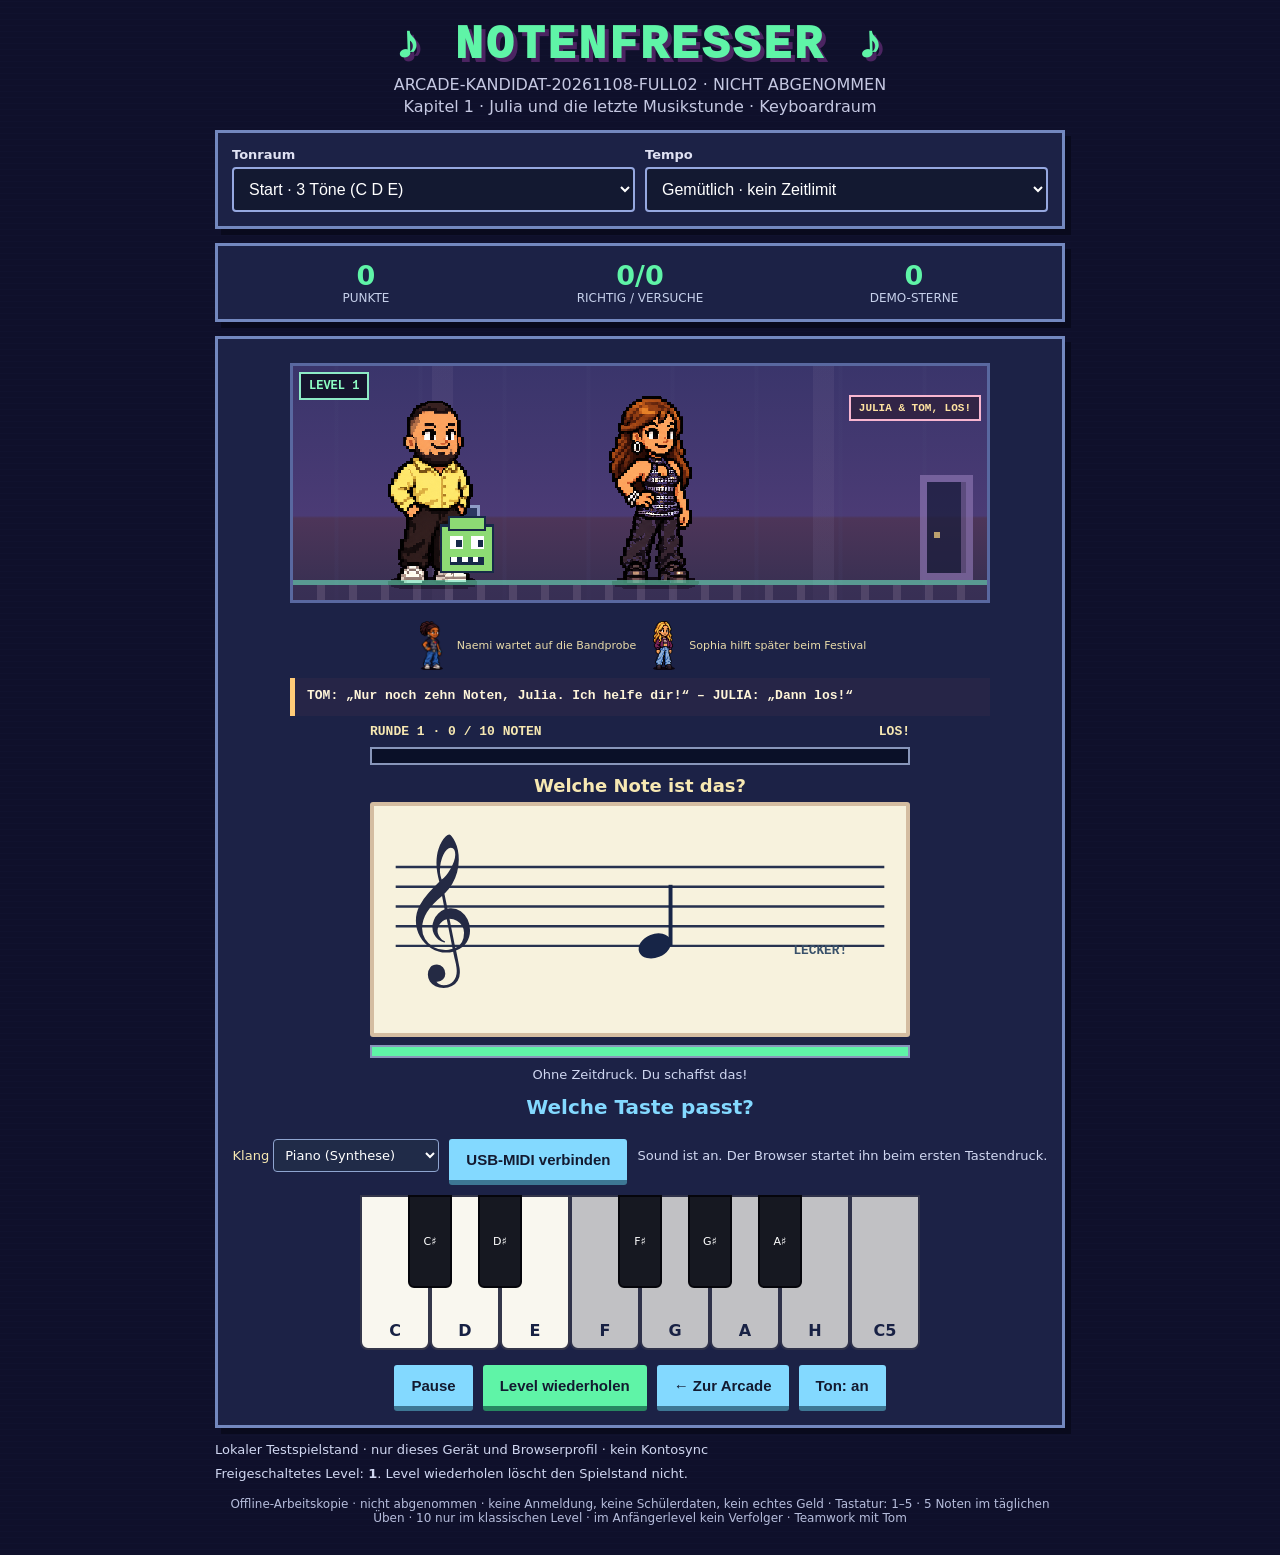
<file: v1.1-test/releases/full02-645f0573-pwa01/Notenfresser.html>
<!doctype html><html lang="de"><head><meta charset="utf-8"><meta name="viewport" content="width=device-width,initial-scale=1,viewport-fit=cover"><title>Notenfresser – Julia und Tom im Keyboardraum · v0.5</title><style>
:root{--bg:#10102a;--panel:#1c2246;--light:#f7e8b2;--mint:#5ff4a7;--pink:#ff6b9a;--sky:#83d9ff;--line:#6377ad}*{box-sizing:border-box}body{margin:0;background:repeating-linear-gradient(0deg,#0f102b,#0f102b 5px,#121431 6px);font-family:system-ui,Arial,sans-serif;color:var(--light);min-height:100vh;padding:14px}.wrap{max-width:850px;margin:auto}.head{text-align:center;margin:6px 0 14px}.pixel{font-family:ui-monospace,Consolas,monospace;font-weight:1000;letter-spacing:.07em;text-shadow:4px 4px #4b2461}.head h1{color:var(--mint);font-size:clamp(27px,6vw,46px);margin:0}.head p{margin:3px 0;color:#c5c8e2}.card{background:var(--panel);border:3px solid #7388bf;box-shadow:6px 6px 0 #090a1d;padding:14px;margin:0 0 14px}.controls{display:grid;grid-template-columns:1fr 1fr;gap:10px}.controls label{font-size:13px;color:#e0e2f3;font-weight:700}.controls select{width:100%;margin-top:5px;padding:11px;border:2px solid #96a8e0;border-radius:4px;background:#131931;color:white;font-size:16px}.score{display:grid;grid-template-columns:repeat(3,1fr);gap:6px;text-align:center}.score strong{display:block;color:var(--mint);font-size:27px}.score small{display:block;color:#c6d0ea;font-size:12px}.stage{text-align:center;position:relative}.question{font-size:18px;font-weight:700;margin:4px 0 6px}.staff{width:100%;max-width:540px;display:block;margin:0 auto;background:#f7f2dd;border:4px solid #d4bda1;border-radius:3px;image-rendering:pixelated}.hint{color:#d0d7f1;font-size:13px;margin:9px 0 0}.message{min-height:36px;font-size:20px;font-weight:900;margin:13px 0 2px;color:var(--sky)}.keyboard{display:flex;justify-content:center;gap:6px;touch-action:manipulation;margin:16px 0 9px}.key{background:#fcf4da;color:#172144;border:0;border-bottom:8px solid #a8aac0;border-radius:3px;flex:1;max-width:95px;min-height:105px;font-size:22px;font-weight:900;cursor:pointer;touch-action:manipulation}.key:active,.key.pressed{transform:translateY(5px);border-bottom-width:3px;background:#b2ffe0}.key small{display:block;font-size:12px;font-weight:600}.buttons{display:flex;justify-content:center;gap:10px;flex-wrap:wrap}.btn{background:var(--mint);color:#131a30;border:0;border-bottom:5px solid #278761;padding:12px 17px;font-size:15px;font-weight:900;cursor:pointer;border-radius:3px}.btn.alt{background:var(--sky);border-bottom-color:#3d7794}.btn:active{transform:translateY(3px);border-bottom-width:2px}.meter{height:13px;background:#0a1028;border:2px solid #8896ba;margin:10px auto 3px;max-width:540px}.meter div{height:100%;width:100%;background:var(--mint);transition:width .1s linear}.footer{font-size:12px;text-align:center;color:#b6bddc;margin:16px 0}.ghost{opacity:.75}@media(max-width:480px){body{padding:8px}.card{padding:10px;box-shadow:3px 3px 0 #090a1d}.key{min-height:93px;font-size:18px}.key small{font-size:11px}.score strong{font-size:23px}.question{font-size:16px}}


/* v0.3: story-layer only; music staff retained from 0.2 */
.story{position:relative;height:178px;margin:10px auto 14px;overflow:hidden;border:3px solid #5968a0;background:linear-gradient(#1c1a42 0%,#2b2555 67%,#252544 68%,#202138 100%);max-width:700px;image-rendering:pixelated}
.story:before{content:'';position:absolute;inset:0;background:repeating-linear-gradient(90deg,transparent 0 41px,#4c4b7b55 42px 45px,transparent 46px 84px);opacity:.35;pointer-events:none}
.story .road{position:absolute;bottom:0;height:20px;width:100%;border-top:5px solid #6ee1bd;background:repeating-linear-gradient(90deg,#3a3057 0 24px,#625478 24px 32px);}
.sprite{position:absolute;bottom:13px;width:auto;height:144px;object-fit:contain;image-rendering:pixelated;filter:drop-shadow(3px 3px 0 #080914);transition:left .28s steps(5),transform .18s steps(2)}
#julia{left:39%}#tom{left:7%;height:130px}#tom.cheer{transform:translateY(-7px)}#julia.run{transform:translateX(10px) translateY(-6px)}
.story .caption{position:absolute;right:9px;top:8px;z-index:2;background:#101024d9;border:2px solid #9d92d7;padding:5px 8px;font:700 11px monospace;color:#fff3c2}
.story .level{position:absolute;left:9px;top:8px;z-index:2;background:#101024d9;border:2px solid #8eeac6;padding:5px 8px;font:700 12px monospace;color:#8effc4}
.roundline{display:flex;justify-content:space-between;align-items:center;max-width:540px;margin:0 auto 8px;font:800 13px ui-monospace,monospace}
.roundbar{height:18px;background:#0a1028;border:2px solid #8896ba;max-width:540px;margin:0 auto 10px;position:relative}
.roundbar>div{height:100%;width:0%;background:repeating-linear-gradient(90deg,#5ff4a7 0 15px,#44c58a 15px 19px);transition:width .2s steps(20)}
.overlay{position:absolute;inset:0;display:flex;align-items:center;justify-content:center;z-index:8;background:#0c0e28f0;padding:18px}
.overlay[hidden]{display:none}.endcard{border:4px solid #74e6bc;background:#20264d;box-shadow:7px 7px 0 #08091b;padding:21px;max-width:440px;width:100%;text-align:center}
.endcard h2{font:1000 clamp(23px,5vw,34px) ui-monospace,monospace;color:#5ff4a7;margin:0 0 12px;text-shadow:3px 3px #452d6d}
.endcard p{line-height:1.5}.endcard .btn{margin:4px}.scene{position:relative}.stage .meter{margin-top:8px}
@media(max-width:460px){.story{height:142px}.sprite{height:111px}#tom{height:102px}.story .caption{font-size:9px}.story .level{font-size:10px}}

/* v0.6: story presentation; game balance stays identical */
.story .room{position:absolute;inset:0;pointer-events:none;background:linear-gradient(90deg,transparent 20%,#786c9660 20% 23%,transparent 23% 75%,#786c9660 75% 78%,transparent 78%);opacity:.45}
.story .door{position:absolute;right:8%;bottom:20px;width:53px;height:105px;border:7px solid #8972ae;background:#181c3a;box-shadow:inset -5px 0 #655483}
.story .door::after{content:'';position:absolute;left:7px;top:50px;width:6px;height:6px;background:#edcf79}
.story .music-stand{position:absolute;bottom:20px;left:22%;height:50px;width:7px;background:#859ec1}
.story .music-stand::before{content:'♫';position:absolute;left:-17px;top:-25px;color:#fff7d6;background:#2c3761;border:3px solid #8f9cc7;width:45px;height:33px;font-size:21px;text-align:center}
#sceneDialogue{max-width:700px;margin:0 auto 8px;border-left:5px solid #83d9ff;background:#111638;padding:8px 12px;text-align:left;font:800 13px/1.5 ui-monospace,monospace;min-height:38px;color:#fff2c8}
.story .event{position:absolute;z-index:5;left:42%;top:35px;background:#fff4ca;color:#25244b;box-shadow:4px 4px #070c26;border:3px solid #ec8cbd;font:900 12px/1.4 ui-monospace,monospace;padding:7px;max-width:185px;opacity:0;pointer-events:none}
.story .event.visible{animation:event-popup 1.3s steps(3) both}
@keyframes event-popup{0%{opacity:0;transform:translateY(10px)}16%,78%{opacity:1;transform:translateY(0)}100%{opacity:0;transform:translateY(-8px)}}
.story.caught{animation:scene-shake .28s steps(3) 2}
.story.caught #tom,.story.caught #julia{transition:none!important;animation:characters-fall .95s cubic-bezier(.5,-.2,.7,.8) forwards!important}
.story.caught #tom{animation-delay:.11s!important}
.story.caught #julia{animation-delay:0s!important}
.story.escaped #julia{transition:none!important;animation:julia-escape 1s steps(8) forwards!important}
.story.escaped #tom{transition:none!important;animation:tom-retreat 1s steps(7) forwards!important}
@keyframes scene-shake{0%{transform:translateX(0)}50%{transform:translateX(5px)}100%{transform:translateX(-4px)}}
@keyframes characters-fall{0%{transform:translateY(0) rotate(0);opacity:1}35%{transform:translateY(-20px) rotate(12deg);opacity:1}100%{transform:translateY(230px) rotate(45deg);opacity:0}}
@keyframes julia-escape{0%{transform:translate(0,0)}35%{transform:translate(22px,-45px)}65%{transform:translate(65px,-22px)}100%{transform:translate(210px,20px)}}
@keyframes tom-retreat{0%{transform:translateX(0)}100%{transform:translateX(-120px)}}
.overlay{position:fixed;inset:0;z-index:40;overflow:auto}
#nextLevel[hidden]{display:none}
@media(prefers-reduced-motion:reduce){.story.caught #tom,.story.caught #julia,.story.escaped #tom,.story.escaped #julia{animation-duration:.1s!important}.story .event.visible{animation-duration:.1s}}

/* v0.5: use the approved original pixel assets, not replacement drawings. */
.story{height:210px;background:linear-gradient(#3a356b 0%,#4b3b75 64%,#4d3559 65%,#352f51 100%)}
#tom{height:172px;bottom:12px;filter:drop-shadow(3px 3px 0 #18102c) brightness(1.08)}
#julia{height:176px;bottom:12px}


.story .caption{right:6px;top:37px;background:#312343e8;color:#ffe3a0;border-color:#f8b6d0}
.story .level{left:6px;top:6px}
#sceneDialogue{border-color:#ffcb78;background:#262547;color:#fff5d9}
.story.caught #tom{animation:none!important;opacity:1!important;transform:none!important}
.story.caught #julia{animation:characters-fall .95s cubic-bezier(.5,-.2,.7,.8) forwards!important}
.story.escaped #tom{animation:tom-cheer 1s steps(4) forwards!important}
@keyframes tom-cheer{0%{transform:translateY(0)}35%{transform:translateY(-20px) rotate(-5deg)}60%{transform:translateY(0)}85%{transform:translateY(-10px)}100%{transform:translateY(0)}}
@media(max-width:460px){.story{height:182px}#tom{height:145px}#julia{height:152px}}
.story{height:240px}.story .door{right:2%;opacity:.7}.sprite{height:190px!important;width:26%;object-fit:contain;object-position:center bottom;filter:none!important;bottom:10px!important}.sprite#tom{left:7%;height:190px!important}.sprite#julia{left:39%;height:195px!important}.story .road{z-index:3;opacity:.6}.story .caption{top:29px}.story .event{top:58px;left:39%}.story.escaped #julia,.story.escaped #tom{animation:friends-cheer .8s steps(4) both!important}.story.caught #julia,.story.caught #tom{animation:friends-encourage .8s steps(3) both!important;opacity:1!important}.sprite.run,.sprite.cheer{transform:translateY(-7px)}@keyframes friends-cheer{30%{transform:translateY(-20px)}70%{transform:translateY(-8px)}100%{transform:translateY(0)}}@keyframes friends-encourage{30%{transform:translateY(-7px)}65%{transform:translateY(2px)}100%{transform:translateY(0)}}
@media(max-width:480px){.story{height:170px}.sprite,.sprite#tom,.sprite#julia{height:130px!important;width:30%}.story .door{height:79px;width:40px}.story .caption{top:31px;font-size:9px}}
.piano-wrap{max-width:560px;margin:10px auto 15px}.piano-keys{position:relative;display:flex;height:155px;touch-action:manipulation;user-select:none}.piano-key{font-family:system-ui;cursor:pointer;touch-action:manipulation}.piano-key.white{flex:1;min-width:0;background:#f9f7ef;color:#172144;border:2px solid #34364a;border-radius:0 0 8px 8px;display:flex;justify-content:center;align-items:end;padding-bottom:8px;font-weight:900;font-size:16px}.piano-key.black{position:absolute;top:0;width:8%;height:60%;z-index:3;background:#161821;color:white;border:2px solid #05050b;border-radius:0 0 6px 6px;font-size:11px}.piano-key:active,.piano-key.pressed{background:#8adfc2!important;color:#162333!important}.piano-key:disabled{opacity:.75;cursor:default}.audio-controls{display:flex;justify-content:center;gap:10px;flex-wrap:wrap;margin:8px auto}.audio-controls label{font-size:13px}.audio-controls select{font:inherit;padding:7px;background:#202b48;color:white;border:1px solid #8fa5d0;border-radius:4px}@media(max-width:480px){.piano-keys{height:116px}.piano-key.white{font-size:12px;padding-bottom:6px}.piano-key.black{font-size:10px}}
.cameos{display:flex;justify-content:center;gap:10px;padding:4px;margin:4px auto}.cameos figure{margin:0;display:flex;align-items:center;gap:7px;font-size:11px;color:#e9dbaa}.cameos img{width:36px;height:49px;object-fit:contain;}@media(max-width:460px){.cameos figure{font-size:9px}.cameos img{width:30px;height:42px}}
.daily-mode .cameos{display:none}.daily-mode .controls{display:none}.daily-mode .head{margin-bottom:6px}.daily-mode .card{margin-bottom:8px;padding:9px}
.runner-monster{position:absolute;z-index:2;left:21%;bottom:20px;width:44px;height:60px;background:#8ddb74;color:#22344e;border:3px solid #172a48;border-radius:12px;display:flex;flex-direction:column;align-items:center;justify-content:center;font:900 28px monospace;transition:left .25s steps(4)}
.runner-monster small{font-size:10px}.runner-monster.near{background:#ffcb76;outline:2px solid #ff829e}
@media(max-width:480px){.runner-monster{width:32px;height:42px;font-size:19px;bottom:16px}}
@media(prefers-reduced-motion:reduce){.runner-monster{transition:none}}
.runner-monster{width:56px;height:68px;background:transparent;border:0;border-radius:0}.runner-monster.near{background:transparent;outline:0}.runner-monster.near .monster-body,.runner-monster.angry .monster-body{fill:#f66d83}.runner-monster.stumble{animation:monster-stumble .85s steps(5)}@keyframes monster-stumble{25%{transform:translateY(8px) rotate(20deg)}65%{transform:translateY(22px) rotate(55deg)}100%{transform:translateY(0) rotate(0)}}.daily-mode #restart,.daily-mode #quit{display:none}.daily-mode .footer{font-size:12px}@media(prefers-reduced-motion:reduce){.runner-monster.stumble{animation:none;outline:3px solid #ffe088}}

/* V1.1 mobile layout pilot – visual-only override; no scoring/gameplay edits. */

@media(max-width:850px){
 html:has(body.daily-mode),body.daily-mode{height:100%;overflow:hidden}
 body.daily-mode{padding:3px 5px}
 .daily-mode main.wrap{height:100%;min-height:0;display:flex;flex-direction:column;max-width:100%}
 .daily-mode .head,.daily-mode .score,.daily-mode .controls,.daily-mode .cameos,
 .daily-mode #sceneDialogue,.daily-mode #hint,.daily-mode #audioHint,
 .daily-mode .audio-controls,.daily-mode #saveStatus,.daily-mode .footer,
 .daily-mode .wrap>.hint{display:none!important}
 .daily-mode .card.stage{padding:4px;margin:0;flex:1;min-height:0;display:flex;flex-direction:column;gap:clamp(2px,.55dvh,6px)}
 .daily-mode .story{flex:0 0 auto;width:100%;max-width:none;height:clamp(75px,19dvh,152px);margin:0;min-height:0}
 .daily-mode .sprite{height:86%;bottom:6px}
 .daily-mode #tom{height:79%}
 .daily-mode .story .door{height:65%;bottom:12px}
 .daily-mode .runner-monster{transform:scale(.74);transform-origin:bottom left;bottom:5px}
 .daily-mode .roundline{width:100%;max-width:none;font-size:clamp(10px,2.6vw,13px);margin:0}
 .daily-mode .roundbar{width:100%;max-width:none;height:9px;margin:0}
 .daily-mode .question{font-size:clamp(13px,3.4vw,17px);margin:0;line-height:1.2}
 .daily-mode .staff{height:clamp(100px,21dvh,182px);width:100%;max-width:none;min-height:0;flex:1 1 auto}
 .daily-mode .meter{height:6px;margin:0;width:100%;max-width:none;flex:0 0 auto}
 .daily-mode .message{font-size:clamp(11px,2.8vw,15px);min-height:17px;line-height:1.2;margin:0;flex:0 0 auto}
 .daily-mode .piano-wrap{width:100%;max-width:none;margin:0;flex:0 0 auto}
 .daily-mode .piano-keys{height:clamp(90px,19dvh,145px)}
 .daily-mode .buttons{gap:5px;margin:0;flex:0 0 auto}
 .daily-mode .btn{padding:5px 8px;font-size:12px;border-bottom-width:3px}
 .daily-mode #pause,.daily-mode #sound{min-height:32px}
}
@media(max-width:850px) and (orientation:landscape) and (max-height:530px){
 .daily-mode .card.stage{display:grid;grid-template-columns:minmax(0,0.95fr) minmax(0,1.05fr);grid-template-rows:auto auto auto minmax(0,1fr) auto auto;gap:2px 7px;align-items:center}
 .daily-mode .story{grid-column:1;grid-row:1/5;height:100%;min-height:0}
 .daily-mode .sprite{height:82%}.daily-mode #tom{height:75%}
 .daily-mode .roundline{grid-column:2;grid-row:1}.daily-mode .roundbar{grid-column:2;grid-row:2}
 .daily-mode .question{grid-column:2;grid-row:3}
 .daily-mode .staff{grid-column:2;grid-row:4;height:100%;min-height:0;max-height:100%;}
 .daily-mode .meter,.daily-mode .message{display:none!important}
 .daily-mode .piano-wrap{grid-column:1/3;grid-row:5}
 .daily-mode .piano-keys{height:clamp(62px,22dvh,89px)}
 .daily-mode .buttons{grid-column:1/3;grid-row:6}
 .daily-mode .btn{padding:3px 7px;font-size:11px}
}

</style></head><body><main class="wrap"><header class="head"><h1 class="pixel">♪ NOTENFRESSER ♪</h1><p class="tiny build-id">ARCADE-KANDIDAT-20261108-FULL02 · NICHT ABGENOMMEN</p><p>Kapitel 1 · Julia und die letzte Musikstunde · Keyboardraum</p></header><section class="card controls"><label>Tonraum<select id="range"><option value="3">Start · 3 Töne (C D E)</option><option value="5">Weiter · 5 Töne (C D E F G)</option></select></label><label>Tempo<select id="speed"><option value="0">Gemütlich · kein Zeitlimit</option><option value="1">Locker · 12 Sekunden</option><option value="2">Flott · 8 Sekunden</option><option value="3">Arcade · 5 Sekunden</option></select></label></section><section class="card score"><div><strong id="points">0</strong><small>PUNKTE</small></div><div><strong id="hits">0/0</strong><small>RICHTIG / VERSUCHE</small></div><div><strong id="stars">0</strong><small>DEMO-STERNE</small></div></section><section class="card stage"><section class="story" aria-label="Julia spielt Noten, während Pixel-Tom sie freundlich anfeuert"><div class="room" aria-hidden="true"></div><div class="door" aria-hidden="true"></div><div class="music-stand" aria-hidden="true"></div><span class="event" id="storyEvent" aria-live="polite"></span><span class="level" id="level">LEVEL 1</span><span class="caption" id="storytext">JULIA & TOM, LOS!</span><img alt="Freundlicher Pixel-Tom mit gut sichtbaren Augen und Lächeln" class="sprite" id="tom" src="tom_sprite.png"><img alt="Julias Original-Pixelfigur in glitzerndem Oberteil, beide Beine sichtbar" class="sprite" id="julia" src="julia_sprite.png"><div id="runnerMonster" class="runner-monster" role="img" aria-label="Freches Notenmonster mit Augen und Zähnen"><svg viewBox="-2 -10 52 58" width="56" height="64" aria-hidden="true" shape-rendering="crispEdges"><g stroke="#172a48" stroke-width="2"><rect class="monster-body" x="0" y="0" width="48" height="43" fill="#8ddb74"/><rect class="monster-body" x="7" y="-8" width="34" height="12" fill="#8ddb74"/></g><rect x="8" y="10" width="12" height="12" fill="white"/><rect x="28" y="10" width="12" height="12" fill="white"/><rect x="14" y="13" width="5" height="7" fill="#172a48"/><rect x="34" y="13" width="5" height="7" fill="#172a48"/><path d="M8 29H40V37H8Z" fill="#172a48"/><path d="M12 29v5m10-5v5m10-5v5" stroke="white" stroke-width="5"/></svg></div><div class="road"></div></section><div class="cameos" aria-label="Bandmitglieder warten auf Julia und Tom"><figure><img src="naemi_sprite.png" alt="Naemi, Rock & Roll"><figcaption>Naemi wartet auf die Bandprobe</figcaption></figure><figure><img src="sophia_sprite.png" alt="Sophia, lila Jacke"><figcaption>Sophia hilft später beim Festival</figcaption></figure></div><div id="sceneDialogue" aria-live="polite">TOM: „Nur noch zehn Noten, Julia. Ich helfe dir!“ – JULIA: „Dann los!“</div><div class="roundline"><span>RUNDE <span id="roundno">1</span> · <span id="progress">0 / 10</span> NOTEN</span><span id="roundstatus">LOS!</span></div><div class="roundbar" role="progressbar" aria-label="Fortschritt der Spielrunde" aria-valuemin="0" aria-valuemax="10" aria-valuenow="0" id="roundbar"><div id="roundfill"></div></div><div class="question">Welche Note ist das?</div><svg class="staff" viewBox="0 0 540 230" role="img" aria-label="Notensystem mit einer Note"><rect width="540" height="230" fill="#f7f2dd"/><g id="lines" stroke="#27324f" stroke-width="2.5"><path d="M22 62 H518 M22 82 H518 M22 102 H518 M22 122 H518 M22 142 H518"/></g><g fill="#242a44" aria-label="Violinschlüssel"><path d="M314 801Q300 854 291.0 906.0Q282 958 282 1012Q282 1059 288.5 1100.5Q295 1142 307 1177Q320 1217 341.0 1252.5Q362 1288 385.5 1311.0Q409 1334 427 1334Q451 1334 493 1249Q514 1206 524.0 1156.0Q534 1106 534 1049Q534 978 515.0 907.5Q496 837 459.5 775.0Q423 713 372 666L407 498Q422 500 432.0 501.0Q442 502 447 502Q508 502 556.0 467.5Q604 433 632.5 377.0Q661 321 661 254Q661 177 621.5 115.5Q582 54 503 25Q508 8 532 -117Q538 -147 541.0 -164.5Q544 -182 545.0 -195.0Q546 -208 546 -225Q546 -275 521.5 -314.5Q497 -354 455.5 -376.0Q414 -398 363 -398Q311 -398 271.0 -378.5Q231 -359 208.0 -324.5Q185 -290 185 -245Q185 -197 211.5 -165.0Q238 -133 287 -133Q329 -133 355.5 -163.5Q382 -194 382 -236Q382 -272 357.0 -299.0Q332 -326 292 -326H282Q308 -365 364 -365Q433 -365 472.0 -320.0Q511 -275 511 -205Q511 -188 507.0 -159.5Q503 -131 493 -91Q483 -51 477.5 -25.0Q472 1 470 12Q436 2 390 2Q304 2 222 52Q142 102 96.0 184.0Q50 266 50 361Q50 451 91 530Q132 609 192.5 675.0Q253 741 314 801ZM341 826Q364 838 390.0 870.5Q416 903 440.0 945.0Q464 987 479.0 1029.5Q494 1072 494 1106Q494 1142 483.0 1163.0Q472 1184 445 1184Q421 1184 398.5 1162.0Q376 1140 358.5 1103.5Q341 1067 331.0 1022.0Q321 977 321 930Q321 898 327.5 872.0Q334 846 341 826ZM398 379Q371 373 347.0 353.5Q323 334 308.5 306.5Q294 279 294 248Q294 223 307.0 196.5Q320 170 339 154Q352 142 365 136Q380 129 380 123Q380 120 370 117Q332 126 301.5 151.0Q271 176 253.5 211.5Q236 247 236 287Q236 330 253.5 370.0Q271 410 302.5 442.0Q334 474 374 490L345 641Q229 547 174.5 456.5Q120 366 120 277Q120 212 154.0 156.0Q188 100 247.0 65.5Q306 31 380 31Q400 31 420.5 35.0Q441 39 464 45ZM495 55Q593 97 593 227Q593 270 571.0 305.5Q549 341 512.0 362.0Q475 383 429 383Z" transform="translate(38 149) scale(.09 -.09)"/></g><g id="note"><ellipse cx="285" cy="142" rx="17" ry="12" transform="rotate(-22 285 142)" fill="#172547"/><path d="M301 141 V80" stroke="#172547" stroke-width="4"/></g><g id="ledger" stroke="#172547" stroke-width="2.4"></g><g id="monster" visibility="hidden" transform="translate(432 163)"><rect x="0" y="0" width="48" height="43" fill="#6bcb82"/><rect x="7" y="-8" width="34" height="12" fill="#6bcb82"/><rect x="10" y="12" width="8" height="8" fill="#18233b"/><rect x="29" y="12" width="8" height="8" fill="#18233b"/><path d="M10 30H38" stroke="#18233b" stroke-width="6"/><path d="M15 30v5m10-5v5m10-5v5" stroke="white" stroke-width="3"/></g><text id="bubble" x="453" y="150" font-family="monospace" font-size="13" font-weight="bold" fill="#39516a" text-anchor="middle">LECKER!</text></svg><div class="meter" aria-label="Verbleibende Zeit"><div id="bar"></div></div><p class="hint" id="hint">Tippe auf die passende Klaviertaste.</p><div class="message" id="message" aria-live="polite">Bereit? Los geht's!</div><div class="audio-controls"><label>Klang <select id="timbre"><option value="piano">Piano (Synthese)</option><option value="dx7">DX7-artiges E-Piano</option></select></label><button type="button" class="btn alt" id="midiConnect">USB-MIDI verbinden</button><span id="audioHint" class="hint">Sound ist an. Der Browser startet ihn beim ersten Tastendruck.</span></div><div class="piano-wrap"><div class="piano-keys" id="keyboard" role="group" aria-label="Bildschirmklavier C4 bis C5, einschließlich schwarzen Tasten"></div></div><div class="buttons"><button class="btn alt" id="pause">Pause</button><button class="btn" id="restart">Level wiederholen</button><button class="btn alt" id="quit">← Zur Arcade</button><button class="btn alt" id="sound" aria-pressed="true">Ton: an</button></div></section><p class="hint" id="saveStatus">Lokaler Testspielstand · nur dieses Gerät und Browserprofil · kein Kontosync</p><p class="hint">Freigeschaltetes Level: <strong id="savedLevel">1</strong>. Level wiederholen löscht den Spielstand nicht.</p><div class="overlay" id="finish" hidden><div class="endcard"><h2 id="finishTitle">LEVEL GESCHAFFT!</h2><p id="finishText"></p><button class="btn" type="button" id="nextLevel">Nächstes Level ▶</button><button class="btn alt" type="button" id="again">Level wiederholen</button><button class="btn alt" type="button" id="exitRound">← Zur Arcade</button></div></div><p class="footer">Offline-Arbeitskopie · nicht abgenommen · keine Anmeldung, keine Schülerdaten, kein echtes Geld · Tastatur: 1–5 · 5 Noten im täglichen Üben · 10 nur im klassischen Level · im Anfängerlevel kein Verfolger · Teamwork mit Tom</p></main><script src="arcade_audio.js"></script><script>
(()=>{'use strict';
const $=s=>document.querySelector(s),notes=[{name:'C',midi:60,y:162},{name:'D',midi:62,y:152},{name:'E',midi:64,y:142},{name:'F',midi:65,y:132},{name:'G',midi:67,y:122}],times=[Infinity,12000,8000,5000];
let range=3,speed=0,target=0,points=0,correct=0,attempts=0,weak=[1,1,1,1,1],paused=false,locked=false,roundEnd=false,sound=true,ctx=null,remaining=Infinity,last=0,frame=0,shown=0,round=1,answerCount=0,nextAt=0,previous=-1,juliaPos=43,tomPos=12,wasCaught=false,closing=false,endingTimer=0,unlocked=1,awarded=[],monsterGap=18; const DAILY_MODE=new URLSearchParams(location.search).get('arcade_daily')==='1'; const LEVEL_SIZE=DAILY_MODE?5:10; let answers=[],runId=null,restoredRun=null,waitingContext=DAILY_MODE&&window.parent&&window.parent!==window; if(DAILY_MODE&&document.body)document.body.classList.add('daily-mode');
// No position-triggered defeats: mentor contact never finalizes a level.
// An incomplete round is restarted on exit; earned level rewards stay saved.
const SAVE_KEY='lohnemusik.arcade.notenfresser.v3'; // same key as v0.3: no lost test progress
function broadcast(){try{window.parent.postMessage({type:'notenfresser-progress',level:unlocked,points,chapter:Math.min(3,Math.floor((unlocked-1)/3)+1)},'*')}catch(e){}}
function loadProgress(){try{const x=JSON.parse(localStorage.getItem(SAVE_KEY)||'null');if(!x||x.version!==3)return;unlocked=Math.min(99,Math.max(1,Math.floor(Number(x.unlocked)||1)));round=unlocked;points=Math.max(0,Math.floor(Number(x.points)||0));awarded=Array.isArray(x.awarded)?x.awarded.filter(n=>Number.isInteger(n)&&n>=1&&n<100):[];document.querySelector('#range').value=round>1?'5':'3'}catch(e){$('#saveStatus').textContent='Speicherung nicht verfügbar: nur dieser Spielstart';}}
function saveProgress(){if(DAILY_MODE)return;try{localStorage.setItem(SAVE_KEY,JSON.stringify({version:3,unlocked,points,awarded}));$('#saveStatus').textContent='Testspielstand lokal gespeichert · Level '+unlocked;broadcast();}catch(e){$('#saveStatus').textContent='Speicherung blockiert: Fortschritt nur in diesem Fenster';}}
function audio(midi){if(sound)ArcadePiano.playMidi(midi,$('#timbre').value)}
function weightedNext(){const a=[];for(let i=0;i<range;i++)for(let w=0;w<Math.min(6,Math.max(1,weak[i]));w++)a.push(i);let n=a[Math.floor(Math.random()*a.length)];if(range>1&&n===previous&&Math.random()<.7){const b=a.filter(x=>x!==previous);if(b.length)n=b[Math.floor(Math.random()*b.length)]}target=n;previous=n;draw()}
const pianoLayout=[
 {midi:60,name:'C',idx:0},{midi:61,name:'C♯',black:0},
 {midi:62,name:'D',idx:1},{midi:63,name:'D♯',black:1},
 {midi:64,name:'E',idx:2},{midi:65,name:'F',idx:3},
 {midi:66,name:'F♯',black:3},{midi:67,name:'G',idx:4},
 {midi:68,name:'G♯',black:4},{midi:69,name:'A',idx:5},
 {midi:70,name:'A♯',black:5},{midi:71,name:'H',idx:6},
 {midi:72,name:'C5',idx:7}];
function renderKeys(){
 const piano=$('#keyboard');piano.innerHTML='';
 for(const key of pianoLayout.filter(k=>k.idx!==undefined)){
  const b=document.createElement('button');b.className='piano-key white';b.type='button';
  b.textContent=key.name;b.setAttribute('aria-label','Klaviertaste '+key.name);
  b.disabled=key.idx>=range; b.addEventListener('click',()=>pianoPress(key));piano.append(b);
 }
 for(const key of pianoLayout.filter(k=>k.black!==undefined)){
  const b=document.createElement('button');b.className='piano-key black';b.type='button';
  b.textContent=key.name;b.setAttribute('aria-label','schwarze Klaviertaste '+key.name);
  b.style.left='calc('+((key.black+1)/8*100)+'% - 4%)';
  b.addEventListener('click',()=>pianoPress(key));piano.append(b);
 }
}
let midiAccess=null;
function midiEvent(event){
 const [status,note,velocity]=event.data;const command=status&0xf0;
 if(command!==0x90||velocity===0)return;
 const key=pianoLayout.find(k=>k.midi===note);
 if(key)pianoPress(key);
}
async function connectMidi(){
 if(!navigator.requestMIDIAccess){$('#audioHint').textContent='MIDI hier nicht verfügbar; Touch-Klaviatur funktioniert.';return;}
 try{
  midiAccess=await navigator.requestMIDIAccess();
  for(const input of midiAccess.inputs.values())input.onmidimessage=midiEvent;
  midiAccess.onstatechange=()=>{for(const input of midiAccess.inputs.values())input.onmidimessage=midiEvent};
  $('#audioHint').textContent='MIDI-Eingang verbunden (falls angeschlossen)';
 }catch(e){$('#audioHint').textContent='Keine MIDI-Berechtigung. Touch funktioniert weiter.';}
}
function pianoPress(key){
 if(paused||locked||roundEnd)return;
 if(key.idx===undefined||key.idx>=range){audio(key.midi);$('#audioHint').textContent='Tipp: Für diese Runde zählen die weißen Tasten C bis '+notes[range-1].name+'.';return;}
 guess(key.idx);
}

function draw(){const n=notes[target];$('#note').innerHTML='<ellipse cx="285" cy="'+n.y+'" rx="17" ry="12" transform="rotate(-22 285 '+n.y+')" fill="#172547"/><path d="M301 '+n.y+'V'+(n.y-62)+'" stroke="#172547" stroke-width="4"/>';$('#ledger').innerHTML=n.y===162?'<path d="M260 162H311"/>':'';$('#message').textContent='Welche Taste passt?';$('#message').style.color='var(--sky)';remaining=times[speed];$('#bar').style.width='100%';$('#hint').textContent=speed===0?'Ohne Zeitdruck. Du schaffst das!':'Zeit läuft – du kannst jederzeit pausieren.';renderKeys();checkpoint()}
function score(){
 $('#points').textContent=points;
 $('#hits').textContent=correct+'/'+attempts;
 $('#stars').textContent=Math.floor(points/1000);
 $('#progress').textContent=shown+' / '+LEVEL_SIZE;
 $('#roundfill').style.width=(shown/LEVEL_SIZE*100)+'%';
 $('#roundbar').setAttribute('aria-valuenow',String(shown));$('#roundbar').setAttribute('aria-valuemax',String(LEVEL_SIZE));
 $('#roundno').textContent=round;
 $('#level').textContent='LEVEL '+round;$('#savedLevel').textContent=unlocked;
}
function motion(ok){
 // Two friends make progress side by side; Tom is never the pursuer.
 const dialogue=$('#sceneDialogue');
 dialogue.textContent=ok?'TOM: „Super, Julia! Gemeinsam kommen wir weiter!“':'TOM: „Kein Problem, wir üben die Note noch einmal!“';
 const julia=$('#julia'),tom=$('#tom');
 julia.classList.toggle('run',ok);tom.classList.toggle('cheer',ok);
 const step=(shown/LEVEL_SIZE)*8;  // mild, coordinated progress, no chase / no catch
 julia.style.left=(39+step).toFixed(1)+'%';tom.style.left=(7+step).toFixed(1)+'%';
 monsterGap=Math.max(5,Math.min(32,monsterGap+(ok?3:-5)));
 const chaser=$('#runnerMonster'); chaser.style.left=(39+step-monsterGap).toFixed(1)+'%';chaser.classList.toggle('near',monsterGap<=12);chaser.classList.remove('stumble','angry');void chaser.offsetWidth;chaser.classList.add(ok?'stumble':'angry');chaser.setAttribute('aria-label',ok?'Das Notenmonster stolpert – Tom und Julia kommen weiter!':'Das Notenmonster nähert sich. Tom hilft Julia.');
 wasCaught=false;
 $('#storytext').textContent=ok?'GEMEINSAM: GUT GEMACHT!':'GEMEINSAM WEITER ÜBEN!';
}

function showEnding(passed){
 const scene=$('.story');scene.classList.remove('caught','escaped');void scene.offsetWidth;
 scene.classList.add(passed?'escaped':'caught');
 $('#storytext').textContent=passed?'JULIA & TOM: TEAMWORK! ★':'TOM: NOCHMAL ZUSAMMEN!';
 const ev=$('#storyEvent');ev.classList.remove('visible');ev.textContent=passed?'♫ ♪ ♫':'TOM: Du schaffst das!';ev.classList.add('visible');
 $('#sceneDialogue').textContent=DAILY_MODE?'TOM: „Die Noten-Etappe ist geschafft! Weiter zur Gehörbildung.“':passed?(round<3?'JULIA: „Geschafft! Tom, wir gehen zum nächsten Level!“':round<6?'TOM: „Super! Dein Notenlesen wird immer sicherer!“':'JULIA: „Wir üben weiter – Schritt für Schritt!“'):'TOM: „Kein Problem. Wir versuchen es zusammen noch einmal!“';
 $('#roundstatus').textContent=passed?'ZIEL!':'WIEDERHOLEN';
 $('#finishTitle').textContent=DAILY_MODE?'TAGESÜBUNG GESCHAFFT!':passed?'LEVEL '+round+' GESCHAFFT!':'LEVEL NICHT GESCHAFFT';
 $('#finishText').textContent=DAILY_MODE?(correct+' von 5 Noten richtig. Du hast die Tagesetappe beendet; hierfür gilt noch keine Bestehensquote. Weiter geht es im Hub.'):correct+' von '+LEVEL_SIZE+' Noten richtig. '+(passed?'Nächstes Level freigeschaltet!':'Du brauchst mindestens 8 richtige. Versuch es noch einmal.')+' Gesicherte Punkte: '+points+'.';
 $('#nextLevel').hidden=DAILY_MODE||!passed;
 // Ergebnis ist SOFORT sichtbar; Animation darf den Abschluss niemals blockieren.
 $('#finish').hidden=!!(DAILY_MODE&&window.parent&&window.parent!==window);
}
function finish(){
 if(roundEnd)return;
 roundEnd=true;locked=true;paused=false;nextAt=0;closing=true;
 $('#pause').disabled=true;
 const passed=shown===LEVEL_SIZE&&(DAILY_MODE||correct>=8);
 // Rewards once per successfully completed level, independent of click speed / retry.
 if(passed&&!DAILY_MODE){unlocked=Math.max(unlocked,round+1);if(!awarded.includes(round)){awarded.push(round);points+=100;}}
 saveProgress();score();showEnding(passed);
 try{window.parent.postMessage({type:'arcade-round-finished',kind:'notes',hits:correct,total:shown,answers,runId},'*')}catch(e){}
}
function result(ok,timeout=false,chosen=''){ 
 if(paused||locked||roundEnd)return;
 locked=true;attempts++;shown++;const n=notes[target];answers.push({id:'note-'+shown,prompt:'Welche Taste gehört zur gezeigten Note?',ok,chosen:timeout?'Zeit abgelaufen':chosen,expected:n.name,detail:timeout?'Zeit abgelaufen':''});
 if(ok){correct++;weak[target]=Math.max(1,weak[target]-1);$('#message').textContent='RICHTIG! '+n.name;$('#message').style.color='var(--mint)';$('#bubble').textContent='MAMPF!';}
 else{weak[target]=Math.min(6,weak[target]+2);$('#message').textContent=timeout?'Zeit abgelaufen! Das war '+n.name+'.':'Fast! Das war '+n.name+'.';$('#message').style.color='var(--pink)';$('#bubble').textContent='DU SCHAFFST DAS!';}
 audio(n.midi);score();motion(ok);checkpoint();
 // Never wait on position, animation timer or next question after the 10th answer.
 if(shown>=LEVEL_SIZE){if(DAILY_MODE)nextAt=performance.now()+1100;else finish();return;}
 if(ok&&(shown===3||shown===7))distraction(shown);
 $('#roundstatus').textContent=(LEVEL_SIZE-shown)+' ÜBRIG';
 nextAt=performance.now()+(ok?350:550);
}
function distraction(step){
 const e=$('#storyEvent');
 e.classList.remove('visible'); void e.offsetWidth;
 e.textContent=step===3?'TOM: „Die Noten sind ein bisschen durcheinander!“':'JULIA: „Noch zwei Aufgaben, dann üben wir gemeinsam!“';
 e.classList.add('visible');
}
function guess(i){if(paused||locked||roundEnd||waitingContext)return;result(i===target,false,notes[i].name)}
function tick(now){const dt=Math.min(1000,Math.max(0,now-last));last=now;if(!paused&&!roundEnd){if(locked&&nextAt&&now>=nextAt){nextAt=0;if(shown>=LEVEL_SIZE)finish();else{locked=false;weightedNext()}}if(!locked&&speed!==0){remaining=Math.max(0,remaining-dt);$('#bar').style.width=(remaining/times[speed]*100)+'%';if(remaining<=0)result(false,true)}}frame=requestAnimationFrame(tick)}
function reset(all){answers=[];if(endingTimer){window.clearTimeout(endingTimer);endingTimer=0;}$('.story').classList.remove('caught','escaped');$('#storyEvent').classList.remove('visible');monsterGap=18;$('#runnerMonster').style.left='21%';$('#runnerMonster').classList.remove('near');$('#sceneDialogue').textContent=DAILY_MODE?'TOM: „Fünf Noten für heute. Du schaffst das!“':round===1?'TOM: „Nur noch zehn Noten, Julia. Ich helfe dir!“ – JULIA: „Dann los!“':round<=3?'KAPITEL 1: Julia übt neue Töne – Tom feuert sie an.':round<=6?'KAPITEL 2: Die Bandprobe ruft. Julia übt weiter im Keyboardraum.':'KAPITEL 3: Festivalvorbereitung! Julia und Tom spielen weiter Noten.';closing=false;if(all){correct=0;attempts=0;weak=[1,1,1,1,1]}range=Number($('#range').value);speed=Number($('#speed').value);shown=0;correct=0;attempts=0;previous=-1;wasCaught=false;juliaPos=39;tomPos=7;paused=false;locked=false;roundEnd=false;nextAt=0;$('#finish').hidden=true;$('#pause').disabled=false;$('#pause').textContent='Pause';$('#roundstatus').textContent='LOS!';$('#storytext').textContent='JULIA & TOM, LOS!';$('#julia').style.left=juliaPos+'%';$('#tom').style.left=tomPos+'%';$('#julia').classList.remove('run');$('#tom').classList.remove('cheer');score();weightedNext();last=performance.now()}
$('#range').addEventListener('change',()=>reset(false));$('#speed').addEventListener('change',()=>reset(false));$('#restart').addEventListener('click',()=>reset(false));$('#nextLevel').addEventListener('click',()=>{if(!roundEnd||correct<8)return;round=Math.min(unlocked,round+1);if(round>=2&&range===3){range=5;$('#range').value='5'}reset(false)});$('#again').addEventListener('click',()=>reset(false));function quit(){saveProgress();if(window.parent&&window.parent!==window){if(DAILY_MODE)window.parent.postMessage({type:'arcade-request-home',runId},'*');else window.parent.postMessage({type:'arcade-request-home'},'*');return}window.location.href='Arcade_Start.html'}$('#exitRound').addEventListener('click',quit);$('#quit').addEventListener('click',quit);
$('#midiConnect').addEventListener('click',connectMidi);
$('#pause').addEventListener('click',()=>{if(roundEnd)return;paused=!paused;$('#pause').textContent=paused?'Weiter':'Pause';if(paused){$('#message').textContent='PAUSE';$('#hint').textContent='Drücke Weiter, wenn du bereit bist.'}else{$('#hint').textContent='Weiter geht’s!';if(!locked)$('#message').textContent='Welche Taste passt?';last=performance.now()}checkpoint()});
$('#sound').addEventListener('click',()=>{sound=!sound;$('#sound').textContent='Ton: '+(sound?'an':'aus');$('#sound').setAttribute('aria-pressed',String(sound));if(sound)audio(notes[target].midi)});
window.addEventListener('keydown',e=>{if(e.repeat||['SELECT','BUTTON','INPUT','TEXTAREA'].includes(document.activeElement.tagName))return;let n=Number(e.key);if(n>=1&&n<=range){e.preventDefault();guess(n-1)}});

function checkpoint(){if(!DAILY_MODE||waitingContext)return;try{window.parent.postMessage({type:'arcade-stage-progress',kind:'notes',runId,progress:{kind:'notes',answers,target,range,answered:locked,paused}},'*')}catch(e){}}
window.addEventListener('message',event=>{const r=event.data;if(event.source!==window.parent||!r||r.type!=='arcade-restore'||r.kind!=='notes'||typeof r.runId!=='string'||restoredRun===r.runId)return;runId=r.runId;restoredRun=runId;waitingContext=false;const s=r.progress;
 if(s&&s.kind==='notes'&&Array.isArray(s.answers)&&s.answers.length<=5&&s.answers.every(a=>a&&typeof a.ok==='boolean')){answers=s.answers;shown=answers.length;attempts=shown;correct=answers.filter(a=>a.ok).length;range=[3,5].includes(s.range)?s.range:range;$('#range').value=String(range);score();if(shown===5){finish();return}locked=false;roundEnd=false;if(!s.answered&&Number.isInteger(s.target)&&s.target>=0&&s.target<range){target=s.target;draw()}else weightedNext();paused=!!s.paused;$('#pause').textContent=paused?'Weiter':'Pause'}else checkpoint();
});

$('#sound').textContent='Ton: an';$('#sound').setAttribute('aria-pressed','true');loadProgress();reset(false);broadcast();frame=requestAnimationFrame(tick);if(waitingContext)window.parent.postMessage({type:'arcade-ready',kind:'notes'},'*');
})();
</script></body></html>
</file>
<file: releases/full02-645f0573-pwa01/pwa.css>
:root{color-scheme:dark;font:14px/1.35 system-ui,sans-serif;background:#192343;color:#fff2cd}*{box-sizing:border-box}html,body{margin:0;height:100%;overflow:hidden}body{height:100vh;height:100dvh;display:grid;grid-template-rows:auto minmax(0,1fr);padding:env(safe-area-inset-top) env(safe-area-inset-right) env(safe-area-inset-bottom) env(safe-area-inset-left)}.app-bar{display:flex;gap:10px;align-items:center;padding:8px 12px;border-bottom:1px solid #6178b1}.app-bar>div{flex:1;min-width:0}.version{font-size:11px;color:#d7d6f1}.app-bar p{font-size:12px;margin:3px 0;overflow-wrap:anywhere}button{font:inherit;font-weight:700;background:#374d81;color:white;border:2px solid #adc9fa;border-radius:6px;padding:9px 12px;min-height:44px;cursor:pointer}button:focus-visible{outline:3px solid #79f5ba;outline-offset:2px}[hidden]{display:none!important}iframe{display:block;border:0;width:100%;height:100%;min-height:0}dialog{background:#192343;color:#fff2cd;border:2px solid #adc9fa;border-radius:12px;max-width:620px;max-height:85dvh;padding:20px}dialog::backdrop{background:#000b}dialog p,dialog li{line-height:1.55}h1{font-size:24px}h2{font-size:18px}@media(max-width:430px){.app-bar{padding:5px 7px;gap:6px}.version{display:block}button{padding:7px 9px}}
</file>
<file: v1.1-test/releases/full02-645f0573-pwa01/pwa.css>
:root{color-scheme:dark;font:14px/1.35 system-ui,sans-serif;background:#192343;color:#fff2cd}*{box-sizing:border-box}html,body{margin:0;height:100%;overflow:hidden}body{height:100vh;height:100dvh;display:grid;grid-template-rows:auto minmax(0,1fr);padding:env(safe-area-inset-top) env(safe-area-inset-right) env(safe-area-inset-bottom) env(safe-area-inset-left)}.app-bar{display:flex;gap:10px;align-items:center;padding:8px 12px;border-bottom:1px solid #6178b1}.app-bar>div{flex:1;min-width:0}.version{font-size:11px;color:#d7d6f1}.app-bar p{font-size:12px;margin:3px 0;overflow-wrap:anywhere}button{font:inherit;font-weight:700;background:#374d81;color:white;border:2px solid #adc9fa;border-radius:6px;padding:9px 12px;min-height:44px;cursor:pointer}button:focus-visible{outline:3px solid #79f5ba;outline-offset:2px}[hidden]{display:none!important}iframe{display:block;border:0;width:100%;height:100%;min-height:0}dialog{background:#192343;color:#fff2cd;border:2px solid #adc9fa;border-radius:12px;max-width:620px;max-height:85dvh;padding:20px}dialog::backdrop{background:#000b}dialog p,dialog li{line-height:1.55}h1{font-size:24px}h2{font-size:18px}@media(max-width:430px){.app-bar{padding:5px 7px;gap:6px}.version{display:block}button{padding:7px 9px}}

/* V1.1 mobile game space: keep help/installation in compact navigation. */
@media(max-width:850px){
 .app-bar{padding:2px 7px;gap:5px;min-height:40px;max-height:46px}
 .app-bar b{font-size:12px}
 .app-bar .version,.app-bar p{display:none}
 .app-bar button{min-height:32px;padding:3px 7px;font-size:11px}
}
</file>
